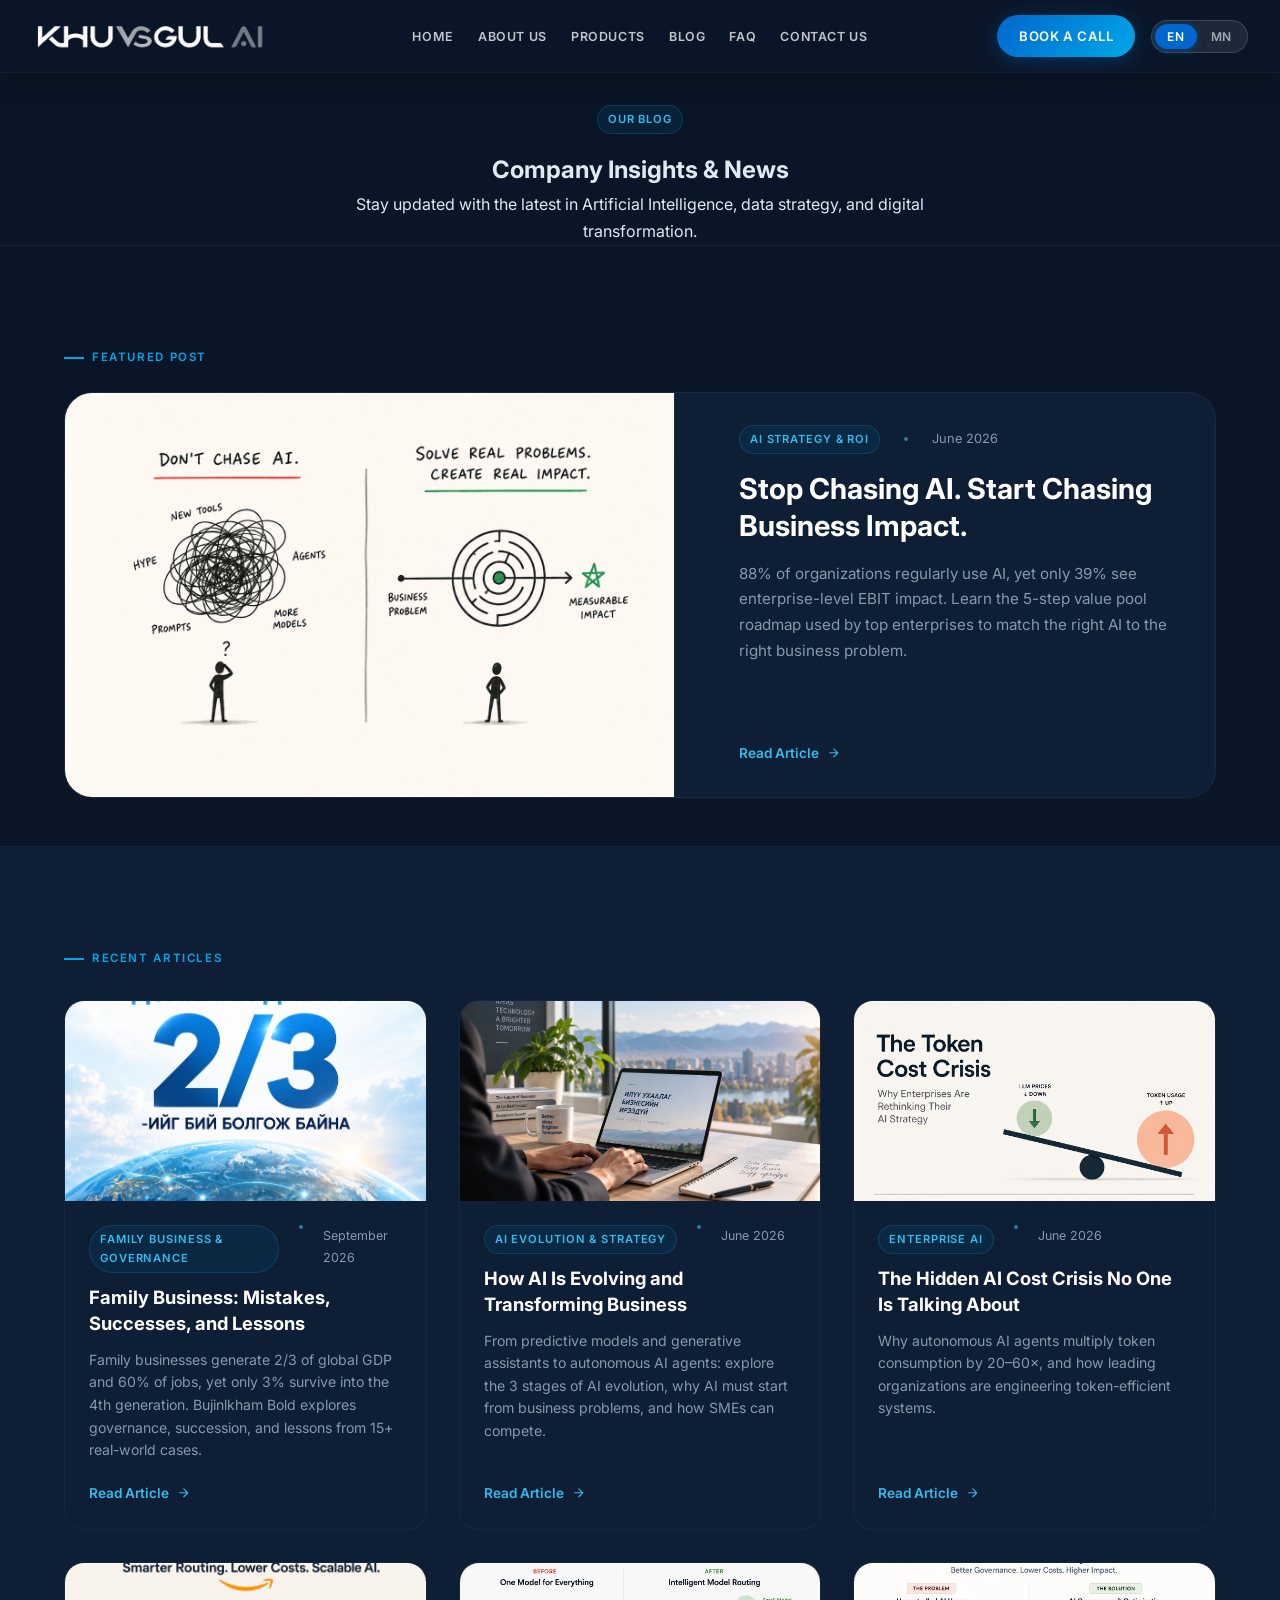
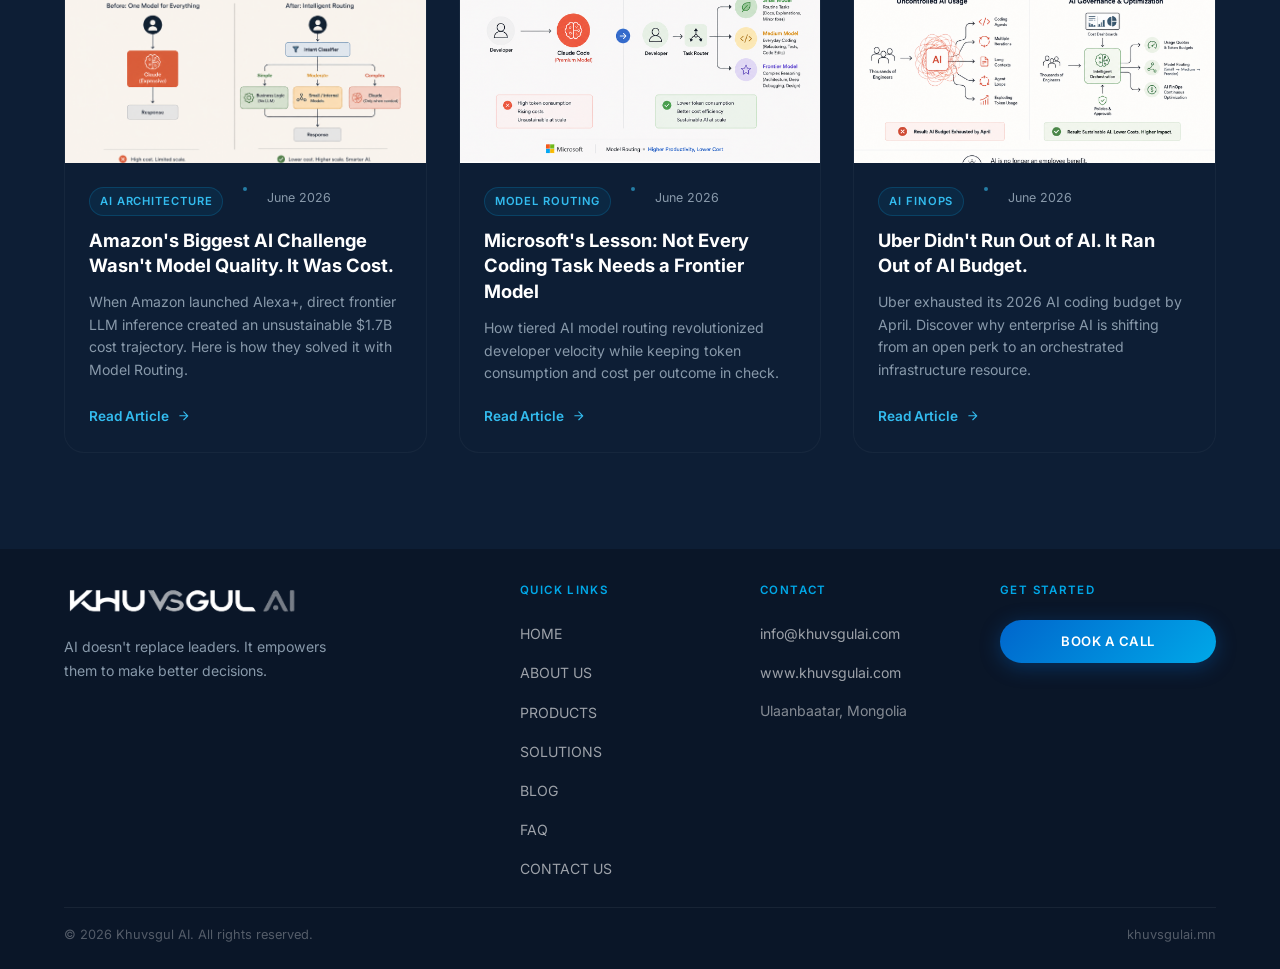
<file: blog/index.html>
<!DOCTYPE html>
<html lang="en">
<head>
  <meta charset="UTF-8" />
  <meta name="viewport" content="width=device-width, initial-scale=1.0" />
  <title>Our Blog — Khuvsgul AI</title>
  <meta name="description" content="Company news, enterprise AI strategies, Model Routing blueprints, and ROI optimization for forward-thinking leadership teams." />
  <link rel="icon" type="image/png" href="/assets/images/logo.png" />
  <link rel="preconnect" href="https://fonts.googleapis.com" />
  <link rel="preconnect" href="https://fonts.gstatic.com" crossorigin />
  <link href="https://fonts.googleapis.com/css2?family=Inter:wght@300;400;500;600;700;800;900&display=swap" rel="stylesheet" />
  <link rel="stylesheet" href="/css/style.css" />
  <link rel="stylesheet" href="/css/nav.css" />
  <link rel="stylesheet" href="/css/animations.css" />
  <link rel="stylesheet" href="/css/pages/blog.css" />
</head>
<body class="bg-dark">

<!-- ── Navigation ─────────────────────────────────────────── -->
<nav class="nav scrolled" role="navigation" aria-label="Main navigation">
  <div class="nav__inner">
    <a href="/#home" class="nav__logo" aria-label="Khuvsgul AI Home">
      <img src="/assets/images/logo.png" alt="Khuvsgul AI Logo" class="nav__logo-img" width="140" height="38" />
    </a>
    
    <ul class="nav__links" role="list">
      <li><a href="/#home"      class="nav__link"            data-section="home"      data-i18n="nav.home">HOME</a></li>
      <li><a href="/#about"     class="nav__link"            data-section="about"     data-i18n="nav.about">ABOUT US</a></li>
      <li><a href="/#products"  class="nav__link"            data-section="products"  data-i18n="nav.products">PRODUCTS</a></li>
      <li><a href="/blog/"      class="nav__link spy-active" data-section="blog"      data-i18n="nav.blog">BLOG</a></li>
      <li><a href="/#faq"       class="nav__link"            data-section="faq"       data-i18n="nav.faq">FAQ</a></li>
      <li><a href="/#contact"   class="nav__link"            data-section="contact"   data-i18n="nav.contact">CONTACT US</a></li>
    </ul>

    <div class="nav__controls">
      <a href="https://calendly.com/khuvsgulai-info/30min" target="_blank" rel="noopener noreferrer" class="btn btn--primary btn--sm" data-i18n="cta.book-demo">BOOK A CALL</a>
      <div class="lang-toggle" role="group" aria-label="Language selection">
        <button class="lang-btn active" data-lang="en">EN</button>
        <button class="lang-btn" data-lang="mn">MN</button>
      </div>
      <button class="nav__hamburger" id="hamburger" aria-label="Open menu" aria-expanded="false" aria-controls="nav-drawer">
        <span></span><span></span><span></span>
      </button>
    </div>
  </div>
</nav>

<!-- Mobile Drawer -->
<div class="nav__drawer" id="nav-drawer" role="dialog" aria-label="Mobile navigation" aria-modal="true">
  <nav class="nav__drawer-links" aria-label="Mobile navigation links">
    <a href="/#home"      class="nav__drawer-link" data-section="home"      data-i18n="nav.home">HOME</a>
    <a href="/#about"     class="nav__drawer-link" data-section="about"     data-i18n="nav.about">ABOUT US</a>
    <a href="/#products"  class="nav__drawer-link" data-section="products"  data-i18n="nav.products">PRODUCTS</a>
    <a href="/blog/"      class="nav__drawer-link spy-active" data-section="blog" data-i18n="nav.blog">BLOG</a>
    <a href="/#faq"       class="nav__drawer-link" data-section="faq"       data-i18n="nav.faq">FAQ</a>
    <a href="/#contact"   class="nav__drawer-link" data-section="contact"   data-i18n="nav.contact">CONTACT US</a>
  </nav>
  <div class="nav__drawer-footer">
    <a href="https://calendly.com/khuvsgulai-info/30min" target="_blank" rel="noopener noreferrer" class="btn btn--primary btn--sm" data-i18n="cta.book-demo">BOOK A CALL</a>
    <div class="lang-toggle" role="group">
      <button class="lang-btn active" data-lang="en">EN</button>
      <button class="lang-btn" data-lang="mn">MN</button>
    </div>
  </div>
</div>

<main>
  <!-- ── Blog Header Hero ─────────────────────────────────── -->
  <section class="page-hero blog-hero" aria-label="Blog Header">
    <div class="container">
      <div class="page-hero__content text-center">
        <span class="blog-badge reveal" data-i18n="blog.label">OUR BLOG</span>
        <h1 class="page-hero__headline reveal" data-i18n="blog.title">Company Insights & News</h1>
        <p class="page-hero__body reveal" style="max-width:640px; margin: 0 auto;" data-i18n="blog.sub">
          Stay updated with the latest in Artificial Intelligence, data strategy, Model Routing, and enterprise value creation.
        </p>
      </div>
    </div>
  </section>

  <!-- ── Featured Post Section ────────────────────────────── -->
  <section class="section featured-section" aria-labelledby="featured-heading">
    <div class="container">
      <h2 class="section-label reveal" id="featured-heading" style="margin-bottom:var(--space-6);" data-i18n="blog.featured">Featured Post</h2>
      
      <article class="featured-card reveal">
        <div class="featured-card__image-container">
          <img src="/assets/images/blog/post-5.png" alt="Stop Chasing AI. Start Chasing Business Impact." />
        </div>
        <div class="featured-card__content">
          <div class="featured-card__meta">
            <span class="blog-badge" style="margin-bottom:0;" data-i18n="blog.post5.badge">AI STRATEGY & ROI</span>
            <span class="dot"></span>
            <span data-i18n="blog.post5.date">June 2026</span>
          </div>
          <h3 class="featured-card__title">
            <a href="/blog/stop-chasing-ai-start-chasing-business-impact/" data-i18n="blog.post5.title">Stop Chasing AI. Start Chasing Business Impact.</a>
          </h3>
          <p class="featured-card__desc" data-i18n="blog.post5.desc">
            88% of organizations regularly use AI, yet only 39% see enterprise-level EBIT impact. Learn the 5-step value pool roadmap used by top enterprises to match the right AI to the right business problem.
          </p>
          <a href="/blog/stop-chasing-ai-start-chasing-business-impact/" class="blog-card__link">
            <span data-i18n="blog.read-more">Read Article</span>
            <svg class="svg-icon" width="16" height="16" viewBox="0 0 24 24" fill="none"><path d="M5 12h14M12 5l7 7-7 7"/></svg>
          </a>
        </div>
      </article>
    </div>
  </section>

  <!-- ── Recent Grid Section ──────────────────────────────── -->
  <section class="section bg-dark-2" style="border-top: 1px solid rgba(255, 255, 255, 0.03);" aria-labelledby="recent-heading">
    <div class="container">
      <h2 class="section-label reveal" id="recent-heading" style="margin-bottom:var(--space-8);" data-i18n="blog.recent">Recent Articles</h2>
      
      <div class="recent-grid">
        <!-- Post 7 -->
        <article class="blog-card reveal delay-1">
          <div class="blog-card__image">
            <img src="/assets/images/blog/family-business/image1.jpeg" alt="Family Business: Mistakes, Successes, and Lessons" />
          </div>
          <div class="blog-card__content">
            <div class="blog-card__meta">
              <span class="blog-badge" style="margin-bottom:0;" data-i18n="blog.post7.badge">FAMILY BUSINESS & GOVERNANCE</span>
              <span class="dot"></span>
              <span data-i18n="blog.post7.date">September 2026</span>
            </div>
            <h3 class="blog-card__title">
              <a href="/blog/family-business-mistakes-and-lessons/" data-i18n="blog.post7.title">Family Business: Mistakes, Successes, and Lessons</a>
            </h3>
            <p class="blog-card__desc" data-i18n="blog.post7.desc">
              Family businesses generate 2/3 of global GDP and 60% of jobs, yet only 3% survive into the 4th generation. Bujinlkham Bold explores governance, succession, and lessons from 15+ real-world cases.
            </p>
            <a href="/blog/family-business-mistakes-and-lessons/" class="blog-card__link">
              <span data-i18n="blog.read-more">Read Article</span>
              <svg class="svg-icon" width="16" height="16" viewBox="0 0 24 24" fill="none"><path d="M5 12h14M12 5l7 7-7 7"/></svg>
            </a>
          </div>
        </article>

        <!-- Post 6 -->
        <article class="blog-card reveal delay-1">
          <div class="blog-card__image">
            <img src="/assets/images/blog/post-6.jpg" alt="How AI Is Evolving and Transforming Business" />
          </div>
          <div class="blog-card__content">
            <div class="blog-card__meta">
              <span class="blog-badge" style="margin-bottom:0;" data-i18n="blog.post6.badge">AI EVOLUTION & STRATEGY</span>
              <span class="dot"></span>
              <span data-i18n="blog.post6.date">June 2026</span>
            </div>
            <h3 class="blog-card__title">
              <a href="/blog/how-ai-is-evolving-and-transforming-business/" data-i18n="blog.post6.title">How AI Is Evolving and Transforming Business</a>
            </h3>
            <p class="blog-card__desc" data-i18n="blog.post6.desc">
              From predictive models and generative assistants to autonomous AI agents: explore the 3 stages of AI evolution, why AI must start from business problems, and how SMEs can compete.
            </p>
            <a href="/blog/how-ai-is-evolving-and-transforming-business/" class="blog-card__link">
              <span data-i18n="blog.read-more">Read Article</span>
              <svg class="svg-icon" width="16" height="16" viewBox="0 0 24 24" fill="none"><path d="M5 12h14M12 5l7 7-7 7"/></svg>
            </a>
          </div>
        </article>

        <!-- Post 1 -->
        <article class="blog-card reveal delay-2">
          <div class="blog-card__image">
            <img src="/assets/images/blog/post-1.jpg" alt="The Hidden AI Cost Crisis" />
          </div>
          <div class="blog-card__content">
            <div class="blog-card__meta">
              <span class="blog-badge" style="margin-bottom:0;" data-i18n="blog.post1.badge">ENTERPRISE AI</span>
              <span class="dot"></span>
              <span data-i18n="blog.post1.date">June 2026</span>
            </div>
            <h3 class="blog-card__title">
              <a href="/blog/hidden-ai-cost-crisis/" data-i18n="blog.post1.title">The Hidden AI Cost Crisis No One Is Talking About</a>
            </h3>
            <p class="blog-card__desc" data-i18n="blog.post1.desc">
              Why autonomous AI agents multiply token consumption by 20–60×, and how leading organizations are engineering token-efficient systems.
            </p>
            <a href="/blog/hidden-ai-cost-crisis/" class="blog-card__link">
              <span data-i18n="blog.read-more">Read Article</span>
              <svg class="svg-icon" width="16" height="16" viewBox="0 0 24 24" fill="none"><path d="M5 12h14M12 5l7 7-7 7"/></svg>
            </a>
          </div>
        </article>

        <!-- Post 2 -->
        <article class="blog-card reveal delay-3">
          <div class="blog-card__image">
            <img src="/assets/images/blog/post-2.png" alt="Amazon AI Architecture Cost" />
          </div>
          <div class="blog-card__content">
            <div class="blog-card__meta">
              <span class="blog-badge" style="margin-bottom:0;" data-i18n="blog.post2.badge">AI ARCHITECTURE</span>
              <span class="dot"></span>
              <span data-i18n="blog.post2.date">June 2026</span>
            </div>
            <h3 class="blog-card__title">
              <a href="/blog/amazons-biggest-ai-challenge-cost/" data-i18n="blog.post2.title">Amazon's Biggest AI Challenge Wasn't Model Quality. It Was Cost.</a>
            </h3>
            <p class="blog-card__desc" data-i18n="blog.post2.desc">
              When Amazon launched Alexa+, direct frontier LLM inference created an unsustainable $1.7B cost trajectory. Here is how they solved it with Model Routing.
            </p>
            <a href="/blog/amazons-biggest-ai-challenge-cost/" class="blog-card__link">
              <span data-i18n="blog.read-more">Read Article</span>
              <svg class="svg-icon" width="16" height="16" viewBox="0 0 24 24" fill="none"><path d="M5 12h14M12 5l7 7-7 7"/></svg>
            </a>
          </div>
        </article>

        <!-- Post 3 -->
        <article class="blog-card reveal delay-4">
          <div class="blog-card__image">
            <img src="/assets/images/blog/post-3.png" alt="Microsoft AI Model Routing" />
          </div>
          <div class="blog-card__content">
            <div class="blog-card__meta">
              <span class="blog-badge" style="margin-bottom:0;" data-i18n="blog.post3.badge">MODEL ROUTING</span>
              <span class="dot"></span>
              <span data-i18n="blog.post3.date">June 2026</span>
            </div>
            <h3 class="blog-card__title">
              <a href="/blog/microsoft-enterprise-ai-model-routing/" data-i18n="blog.post3.title">Microsoft's Lesson: Not Every Coding Task Needs a Frontier Model</a>
            </h3>
            <p class="blog-card__desc" data-i18n="blog.post3.desc">
              How tiered AI model routing revolutionized developer velocity while keeping token consumption and cost per outcome in check.
            </p>
            <a href="/blog/microsoft-enterprise-ai-model-routing/" class="blog-card__link">
              <span data-i18n="blog.read-more">Read Article</span>
              <svg class="svg-icon" width="16" height="16" viewBox="0 0 24 24" fill="none"><path d="M5 12h14M12 5l7 7-7 7"/></svg>
            </a>
          </div>
        </article>

        <!-- Post 4 -->
        <article class="blog-card reveal delay-5">
          <div class="blog-card__image">
            <img src="/assets/images/blog/post-4.png" alt="Uber AI Budget FinOps" />
          </div>
          <div class="blog-card__content">
            <div class="blog-card__meta">
              <span class="blog-badge" style="margin-bottom:0;" data-i18n="blog.post4.badge">AI FINOPS</span>
              <span class="dot"></span>
              <span data-i18n="blog.post4.date">June 2026</span>
            </div>
            <h3 class="blog-card__title">
              <a href="/blog/uber-ai-budget-finops/" data-i18n="blog.post4.title">Uber Didn't Run Out of AI. It Ran Out of AI Budget.</a>
            </h3>
            <p class="blog-card__desc" data-i18n="blog.post4.desc">
              Uber exhausted its 2026 AI coding budget by April. Discover why enterprise AI is shifting from an open perk to an orchestrated infrastructure resource.
            </p>
            <a href="/blog/uber-ai-budget-finops/" class="blog-card__link">
              <span data-i18n="blog.read-more">Read Article</span>
              <svg class="svg-icon" width="16" height="16" viewBox="0 0 24 24" fill="none"><path d="M5 12h14M12 5l7 7-7 7"/></svg>
            </a>
          </div>
        </article>
      </div>
    </div>
  </section>
</main>

<!-- ── Footer ─────────────────────────────────────────────── -->
<footer class="bg-dark site-footer" role="contentinfo">
  <div class="container">
    <div class="footer-grid">
      <div>
        <a href="/#home"><img src="/assets/images/logo.png" alt="Khuvsgul AI" class="nav__logo-img" width="140" height="38" loading="lazy" /></a>
        <p style="font-size:0.88rem;color:var(--text-muted-dark);margin-top:var(--space-4);max-width:280px;line-height:1.7;" data-i18n="footer.tagline">AI doesn't replace leaders. It empowers them to make better decisions.</p>
      </div>
      <div>
        <div style="font-size:0.72rem;font-weight:600;letter-spacing:0.12em;text-transform:uppercase;color:var(--cyan-400);margin-bottom:var(--space-5);" data-i18n="footer.links">Quick Links</div>
        <ul style="display:flex;flex-direction:column;gap:var(--space-3);">
          <li><a href="/#home"      style="font-size:0.88rem;color:rgba(255,255,255,0.6);transition:color 0.2s;" data-i18n="nav.home">HOME</a></li>
          <li><a href="/#about"     style="font-size:0.88rem;color:rgba(255,255,255,0.6);transition:color 0.2s;" data-i18n="nav.about">ABOUT US</a></li>
          <li><a href="/#products"  style="font-size:0.88rem;color:rgba(255,255,255,0.6);transition:color 0.2s;" data-i18n="nav.products">PRODUCTS</a></li>
          <li><a href="/#products"  style="font-size:0.88rem;color:rgba(255,255,255,0.6);transition:color 0.2s;" data-i18n="nav.solutions">SOLUTIONS</a></li>
          <li><a href="/blog/"      style="font-size:0.88rem;color:rgba(255,255,255,0.6);transition:color 0.2s;" data-i18n="nav.blog">BLOG</a></li>
          <li><a href="/#faq"       style="font-size:0.88rem;color:rgba(255,255,255,0.6);transition:color 0.2s;" data-i18n="nav.faq">FAQ</a></li>
          <li><a href="/#contact"   style="font-size:0.88rem;color:rgba(255,255,255,0.6);transition:color 0.2s;" data-i18n="nav.contact">CONTACT US</a></li>
        </ul>
      </div>
      <div>
        <div style="font-size:0.72rem;font-weight:600;letter-spacing:0.12em;text-transform:uppercase;color:var(--cyan-400);margin-bottom:var(--space-5);" data-i18n="footer.contact-title">Contact</div>
        <ul style="display:flex;flex-direction:column;gap:var(--space-3);">
          <li><a href="mailto:info@khuvsgulai.com" style="font-size:0.88rem;color:rgba(255,255,255,0.6);">info@khuvsgulai.com</a></li>
          <li><a href="https://www.khuvsgulai.com" style="font-size:0.88rem;color:rgba(255,255,255,0.6);">www.khuvsgulai.com</a></li>
          <li style="font-size:0.88rem;color:rgba(255,255,255,0.5);" data-i18n="contact.details.city">Ulaanbaatar, Mongolia</li>
        </ul>
      </div>
      <div>
        <div style="font-size:0.72rem;font-weight:600;letter-spacing:0.12em;text-transform:uppercase;color:var(--cyan-400);margin-bottom:var(--space-5);">Get Started</div>
        <a href="https://calendly.com/khuvsgulai-info/30min" target="_blank" rel="noopener noreferrer" class="btn btn--primary btn--sm" style="width:100%;justify-content:center;" data-i18n="cta.book-demo">BOOK A CALL</a>
      </div>
    </div>
    <div class="footer-bottom">
      <p style="font-size:0.8rem;color:rgba(255,255,255,0.3);">
        &copy; <span class="footer-year">2025</span> <span data-i18n="footer.copyright">Khuvsgul AI. All rights reserved.</span>
      </p>
      <p style="font-size:0.8rem;color:rgba(255,255,255,0.3);">khuvsgulai.mn</p>
    </div>
  </div>
</footer>

<script src="/js/lang.js"></script>
<script src="/js/main.js"></script>
</body>
</html>
</file>
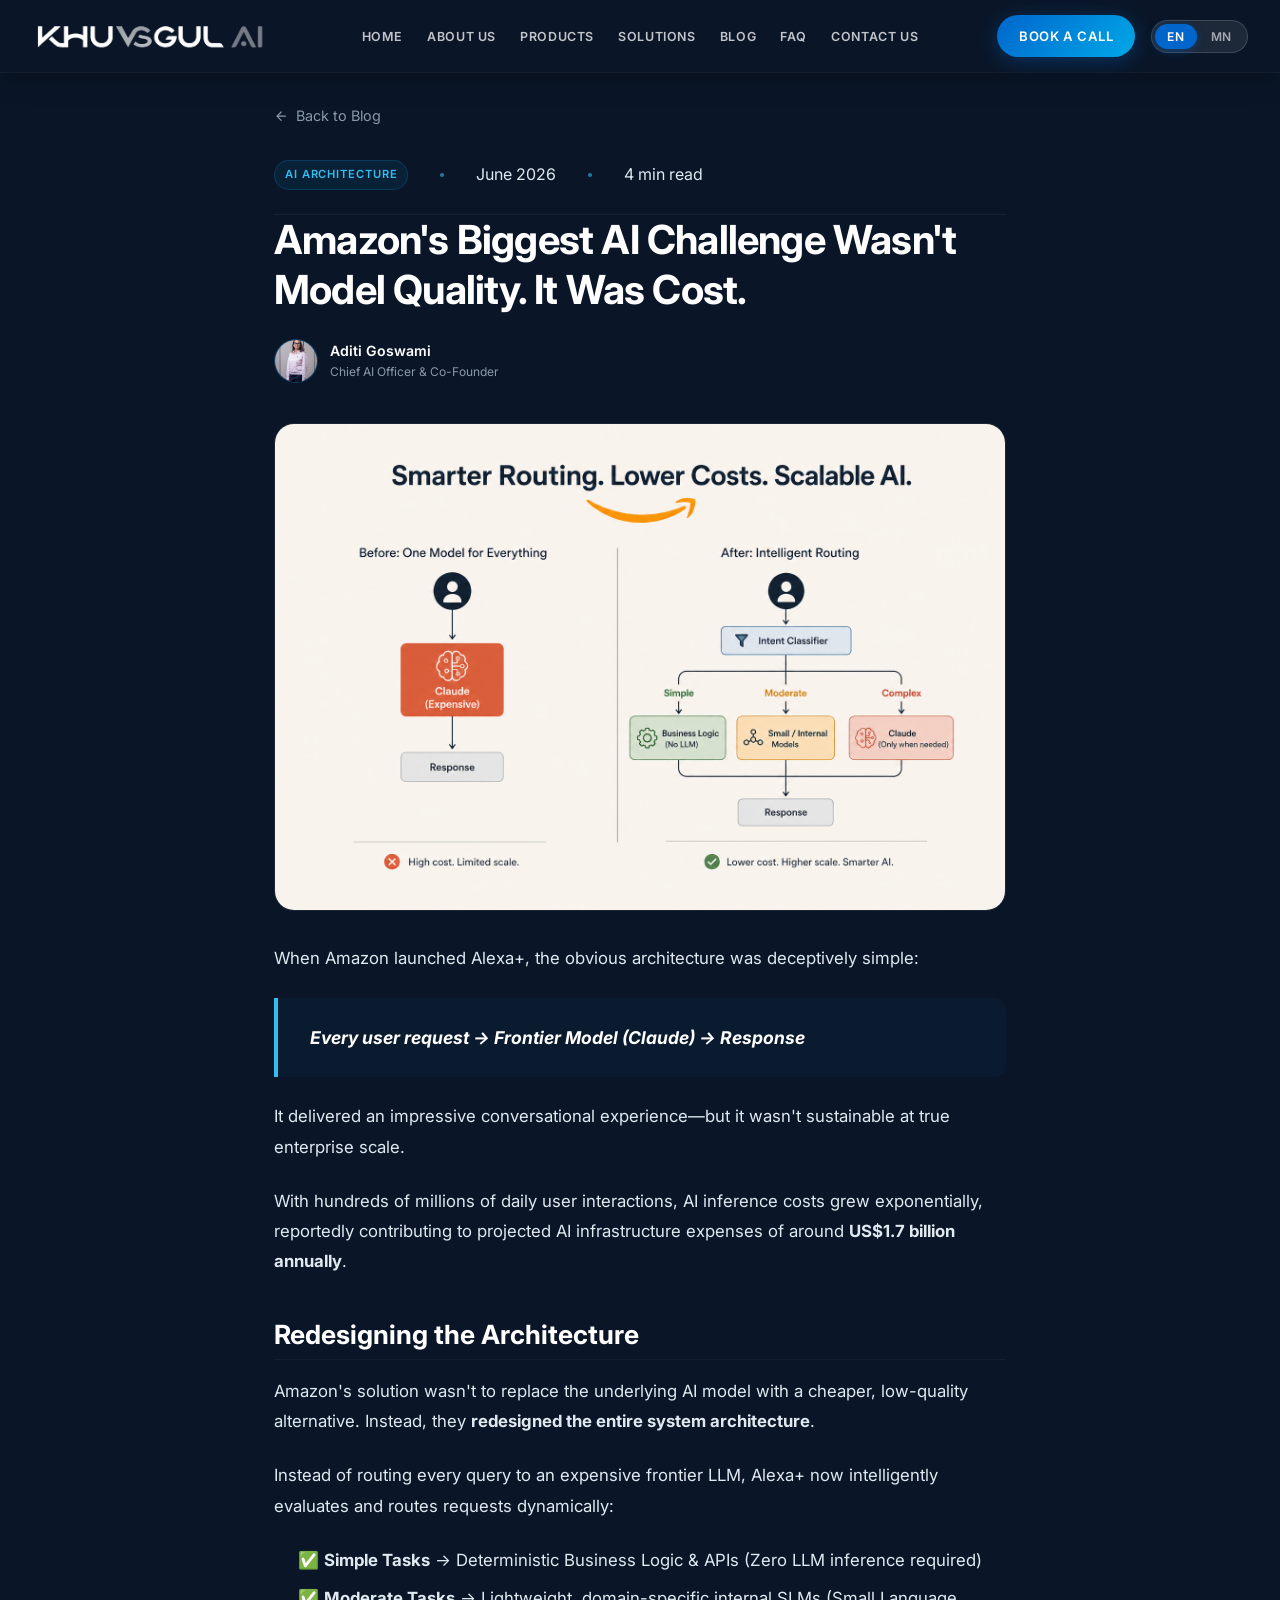
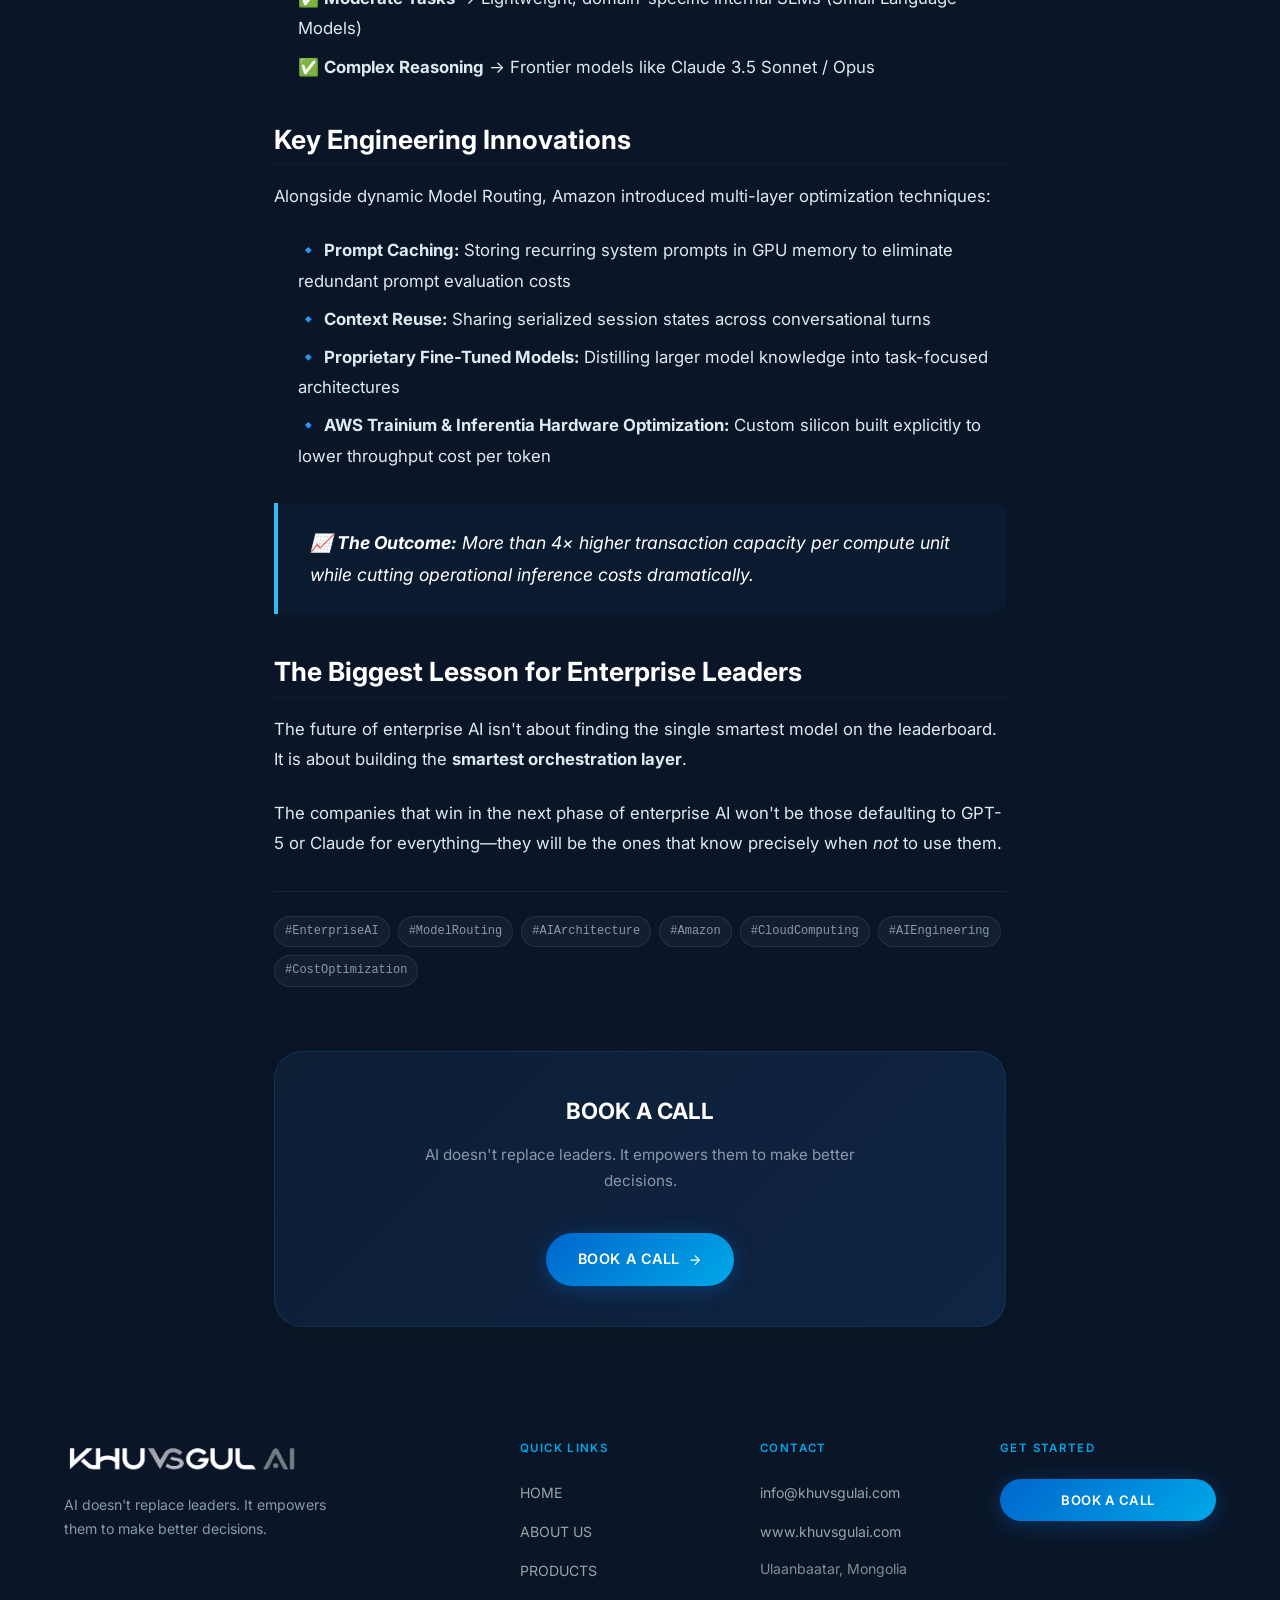
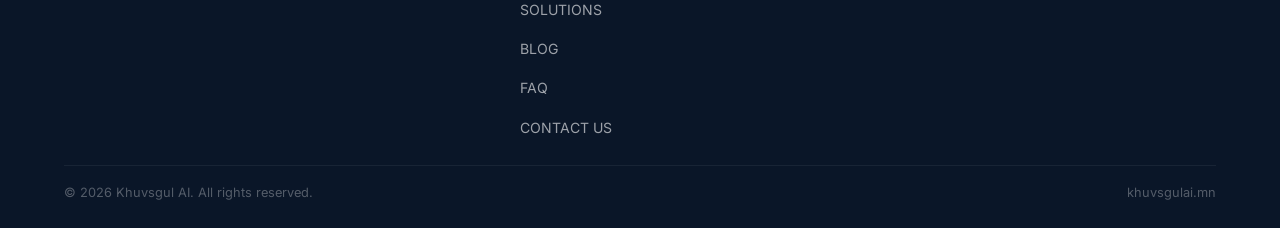
<file: blog/amazons-biggest-ai-challenge-cost/index.html>
<!DOCTYPE html>
<html lang="en">
<head>
  <meta charset="UTF-8" />
  <meta name="viewport" content="width=device-width, initial-scale=1.0" />
  <title>Amazon's Biggest AI Challenge Wasn't Model Quality. It Was Cost. — Khuvsgul AI</title>
  <meta name="description" content="When Amazon launched Alexa+, direct frontier model inference threatened a $1.7B infrastructure bill. Learn how Model Routing and architectural orchestration unlocked 4x capacity." />
  <link rel="icon" type="image/png" href="/assets/images/logo.png" />
  <link rel="preconnect" href="https://fonts.googleapis.com" />
  <link rel="preconnect" href="https://fonts.gstatic.com" crossorigin />
  <link href="https://fonts.googleapis.com/css2?family=Inter:wght@300;400;500;600;700;800;900&display=swap" rel="stylesheet" />
  <link rel="stylesheet" href="/css/style.css" />
  <link rel="stylesheet" href="/css/nav.css" />
  <link rel="stylesheet" href="/css/animations.css" />
  <link rel="stylesheet" href="/css/pages/blog.css" />
</head>
<body class="bg-dark">

<!-- ── Navigation ─────────────────────────────────────────── -->
<nav class="nav scrolled" role="navigation" aria-label="Main navigation">
  <div class="nav__inner">
    <a href="/#home" class="nav__logo" aria-label="Khuvsgul AI Home">
      <img src="/assets/images/logo.png" alt="Khuvsgul AI Logo" class="nav__logo-img" width="140" height="38" />
    </a>
    
    <ul class="nav__links" role="list">
      <li><a href="/#home"      class="nav__link"            data-section="home"      data-i18n="nav.home">HOME</a></li>
      <li><a href="/#about"     class="nav__link"            data-section="about"     data-i18n="nav.about">ABOUT US</a></li>
      <li><a href="/#products"  class="nav__link"            data-section="products"  data-i18n="nav.products">PRODUCTS</a></li>
      <li><a href="/#products"  class="nav__link"            data-section="solutions" data-i18n="nav.solutions">SOLUTIONS</a></li>
      <li><a href="/blog/"      class="nav__link spy-active" data-section="blog"      data-i18n="nav.blog">BLOG</a></li>
      <li><a href="/#faq"       class="nav__link"            data-section="faq"       data-i18n="nav.faq">FAQ</a></li>
      <li><a href="/#contact"   class="nav__link"            data-section="contact"   data-i18n="nav.contact">CONTACT US</a></li>
    </ul>

    <div class="nav__controls">
      <a href="https://calendly.com/khuvsgulai-info/30min" target="_blank" rel="noopener noreferrer" class="btn btn--primary btn--sm" data-i18n="cta.book-demo">BOOK A CALL</a>
      <div class="lang-toggle" role="group" aria-label="Language selection">
        <button class="lang-btn active" data-lang="en">EN</button>
        <button class="lang-btn" data-lang="mn">MN</button>
      </div>
      <button class="nav__hamburger" id="hamburger" aria-label="Open menu" aria-expanded="false" aria-controls="nav-drawer">
        <span></span><span></span><span></span>
      </button>
    </div>
  </div>
</nav>

<!-- Mobile Drawer -->
<div class="nav__drawer" id="nav-drawer" role="dialog" aria-label="Mobile navigation" aria-modal="true">
  <nav class="nav__drawer-links" aria-label="Mobile navigation links">
    <a href="/#home"      class="nav__drawer-link" data-section="home"      data-i18n="nav.home">HOME</a>
    <a href="/#about"     class="nav__drawer-link" data-section="about"     data-i18n="nav.about">ABOUT US</a>
    <a href="/#products"  class="nav__drawer-link" data-section="products"  data-i18n="nav.products">PRODUCTS</a>
    <a href="/#products"  class="nav__drawer-link" data-section="solutions" data-i18n="nav.solutions">SOLUTIONS</a>
    <a href="/blog/"      class="nav__drawer-link spy-active" data-section="blog" data-i18n="nav.blog">BLOG</a>
    <a href="/#faq"       class="nav__drawer-link" data-section="faq"       data-i18n="nav.faq">FAQ</a>
    <a href="/#contact"   class="nav__drawer-link" data-section="contact"   data-i18n="nav.contact">CONTACT US</a>
  </nav>
  <div class="nav__drawer-footer">
    <a href="https://calendly.com/khuvsgulai-info/30min" target="_blank" rel="noopener noreferrer" class="btn btn--primary btn--sm" data-i18n="cta.book-demo">BOOK A CALL</a>
    <div class="lang-toggle" role="group">
      <button class="lang-btn active" data-lang="en">EN</button>
      <button class="lang-btn" data-lang="mn">MN</button>
    </div>
  </div>
</div>

<main>
  <!-- ── Blog Post Template ───────────────────────────────── -->
  <section class="section post-section" style="padding-top: calc(var(--nav-height) + var(--space-8));">
    <div class="container post-container">
      
      <!-- Back Link -->
      <a href="/blog/" class="post-back-link">
        <svg class="svg-icon" width="16" height="16" viewBox="0 0 24 24" fill="none" style="stroke: currentColor; stroke-width: 2; stroke-linecap: round; stroke-linejoin: round;"><path d="M19 12H5M12 19l-7-7 7-7"/></svg>
        <span data-i18n="blog.post.back">Back to Blog</span>
      </a>

      <!-- Article Header -->
      <article class="post-article">
        <header class="post-header">
          <div class="post-meta">
            <span class="blog-badge post-category" data-i18n="blog.post2.badge">AI ARCHITECTURE</span>
            <span class="dot"></span>
            <span class="post-date" data-i18n="blog.post2.date">June 2026</span>
            <span class="dot"></span>
            <span class="post-read-time" data-i18n="blog.post2.read">4 min read</span>
          </div>
          
          <h1 class="post-title" data-i18n="blog.post2.title">Amazon's Biggest AI Challenge Wasn't Model Quality. It Was Cost.</h1>
          
          <div class="post-author" style="margin-top: var(--space-6);">
            <div class="post-author__avatar">
              <img src="/assets/images/team/aditi.jpg" alt="Aditi Goswami" style="width:100%; height:100%; object-fit:cover;" loading="lazy" />
            </div>
            <div class="post-author__info">
              <span class="post-author__name" data-i18n="team.aditi.name">Aditi Goswami</span>
              <span class="post-author__role" data-i18n="team.aditi.title">Chief AI Officer & Co-Founder</span>
            </div>
          </div>
        </header>

        <!-- Featured Banner Graphic -->
        <div style="margin-bottom: var(--space-8); border-radius: var(--radius-lg); overflow: hidden; border: 1px solid rgba(255, 255, 255, 0.08);">
          <img src="/assets/images/blog/post-2.png" alt="Amazon's AI Architecture Challenge" style="width: 100%; height: auto; display: block;" />
        </div>

        <!-- Article Content -->
        <div class="post-content" data-i18n="blog.post2.body_html" data-i18n-html style="margin-top: var(--space-8);">
          <p>
            When Amazon launched Alexa+, the obvious architecture was deceptively simple:
          </p>

          <blockquote style="margin: var(--space-6) 0;">
            <p><strong>Every user request &rarr; Frontier Model (Claude) &rarr; Response</strong></p>
          </blockquote>

          <p>
            It delivered an impressive conversational experience—but it wasn't sustainable at true enterprise scale.
          </p>

          <p>
            With hundreds of millions of daily user interactions, AI inference costs grew exponentially, reportedly contributing to projected AI infrastructure expenses of around <strong>US$1.7 billion annually</strong>.
          </p>

          <h2>Redesigning the Architecture</h2>

          <p>
            Amazon's solution wasn't to replace the underlying AI model with a cheaper, low-quality alternative. Instead, they <strong>redesigned the entire system architecture</strong>.
          </p>

          <p>
            Instead of routing every query to an expensive frontier LLM, Alexa+ now intelligently evaluates and routes requests dynamically:
          </p>

          <ul>
            <li>✅ <strong>Simple Tasks</strong> &rarr; Deterministic Business Logic & APIs (Zero LLM inference required)</li>
            <li>✅ <strong>Moderate Tasks</strong> &rarr; Lightweight, domain-specific internal SLMs (Small Language Models)</li>
            <li>✅ <strong>Complex Reasoning</strong> &rarr; Frontier models like Claude 3.5 Sonnet / Opus</li>
          </ul>

          <h2>Key Engineering Innovations</h2>

          <p>
            Alongside dynamic Model Routing, Amazon introduced multi-layer optimization techniques:
          </p>

          <ul>
            <li>🔹 <strong>Prompt Caching:</strong> Storing recurring system prompts in GPU memory to eliminate redundant prompt evaluation costs</li>
            <li>🔹 <strong>Context Reuse:</strong> Sharing serialized session states across conversational turns</li>
            <li>🔹 <strong>Proprietary Fine-Tuned Models:</strong> Distilling larger model knowledge into task-focused architectures</li>
            <li>🔹 <strong>AWS Trainium & Inferentia Hardware Optimization:</strong> Custom silicon built explicitly to lower throughput cost per token</li>
          </ul>

          <blockquote style="margin: var(--space-8) 0;">
            <p>
              📈 <strong>The Outcome:</strong> More than 4× higher transaction capacity per compute unit while cutting operational inference costs dramatically.
            </p>
          </blockquote>

          <h2>The Biggest Lesson for Enterprise Leaders</h2>

          <p>
            The future of enterprise AI isn't about finding the single smartest model on the leaderboard. It is about building the <strong>smartest orchestration layer</strong>.
          </p>

          <p>
            The companies that win in the next phase of enterprise AI won't be those defaulting to GPT-5 or Claude for everything—they will be the ones that know precisely when <em>not</em> to use them.
          </p>

          <div class="post-tags">
            <span class="post-tag">#EnterpriseAI</span>
            <span class="post-tag">#ModelRouting</span>
            <span class="post-tag">#AIArchitecture</span>
            <span class="post-tag">#Amazon</span>
            <span class="post-tag">#CloudComputing</span>
            <span class="post-tag">#AIEngineering</span>
            <span class="post-tag">#CostOptimization</span>
          </div>
        </div>

        <!-- Article Footer CTA -->
        <div class="post-footer-cta reveal">
          <h3 data-i18n="cta.book-demo">BOOK A CALL</h3>
          <p data-i18n="footer.tagline">AI doesn't replace leaders. It empowers them to make better decisions.</p>
          <a href="https://calendly.com/khuvsgulai-info/30min" target="_blank" rel="noopener noreferrer" class="btn btn--primary" style="display:inline-flex; align-items:center; justify-content:center; gap:var(--space-2); margin-top:var(--space-4);">
            <span data-i18n="cta.book-demo">BOOK A CALL</span>
            <svg class="svg-icon" width="16" height="16" viewBox="0 0 24 24" fill="none" style="stroke: currentColor; stroke-width: 2; stroke-linecap: round; stroke-linejoin: round;"><path d="M5 12h14M12 5l7 7-7 7"/></svg>
          </a>
        </div>
      </article>

    </div>
  </section>
</main>

<!-- ── Footer ─────────────────────────────────────────────── -->
<footer class="bg-dark site-footer" role="contentinfo">
  <div class="container">
    <div class="footer-grid">
      <div>
        <a href="/#home"><img src="/assets/images/logo.png" alt="Khuvsgul AI" class="nav__logo-img" width="140" height="38" loading="lazy" /></a>
        <p style="font-size:0.88rem;color:var(--text-muted-dark);margin-top:var(--space-4);max-width:280px;line-height:1.7;" data-i18n="footer.tagline">AI doesn't replace leaders. It empowers them to make better decisions.</p>
      </div>
      <div>
        <div style="font-size:0.72rem;font-weight:600;letter-spacing:0.12em;text-transform:uppercase;color:var(--cyan-400);margin-bottom:var(--space-5);" data-i18n="footer.links">Quick Links</div>
        <ul style="display:flex;flex-direction:column;gap:var(--space-3);">
          <li><a href="/#home"      style="font-size:0.88rem;color:rgba(255,255,255,0.6);transition:color 0.2s;" data-i18n="nav.home">HOME</a></li>
          <li><a href="/#about"     style="font-size:0.88rem;color:rgba(255,255,255,0.6);transition:color 0.2s;" data-i18n="nav.about">ABOUT US</a></li>
          <li><a href="/#products"  style="font-size:0.88rem;color:rgba(255,255,255,0.6);transition:color 0.2s;" data-i18n="nav.products">PRODUCTS</a></li>
          <li><a href="/#products"  style="font-size:0.88rem;color:rgba(255,255,255,0.6);transition:color 0.2s;" data-i18n="nav.solutions">SOLUTIONS</a></li>
          <li><a href="/blog/"      style="font-size:0.88rem;color:rgba(255,255,255,0.6);transition:color 0.2s;" data-i18n="nav.blog">BLOG</a></li>
          <li><a href="/#faq"       style="font-size:0.88rem;color:rgba(255,255,255,0.6);transition:color 0.2s;" data-i18n="nav.faq">FAQ</a></li>
          <li><a href="/#contact"   style="font-size:0.88rem;color:rgba(255,255,255,0.6);transition:color 0.2s;" data-i18n="nav.contact">CONTACT US</a></li>
        </ul>
      </div>
      <div>
        <div style="font-size:0.72rem;font-weight:600;letter-spacing:0.12em;text-transform:uppercase;color:var(--cyan-400);margin-bottom:var(--space-5);" data-i18n="footer.contact-title">Contact</div>
        <ul style="display:flex;flex-direction:column;gap:var(--space-3);">
          <li><a href="mailto:info@khuvsgulai.com" style="font-size:0.88rem;color:rgba(255,255,255,0.6);">info@khuvsgulai.com</a></li>
          <li><a href="https://www.khuvsgulai.com" style="font-size:0.88rem;color:rgba(255,255,255,0.6);">www.khuvsgulai.com</a></li>
          <li style="font-size:0.88rem;color:rgba(255,255,255,0.5);" data-i18n="contact.details.city">Ulaanbaatar, Mongolia</li>
        </ul>
      </div>
      <div>
        <div style="font-size:0.72rem;font-weight:600;letter-spacing:0.12em;text-transform:uppercase;color:var(--cyan-400);margin-bottom:var(--space-5);">Get Started</div>
        <a href="https://calendly.com/khuvsgulai-info/30min" target="_blank" rel="noopener noreferrer" class="btn btn--primary btn--sm" style="width:100%;justify-content:center;" data-i18n="cta.book-demo">BOOK A CALL</a>
      </div>
    </div>
    <div class="footer-bottom">
      <p style="font-size:0.8rem;color:rgba(255,255,255,0.3);">
        &copy; <span class="footer-year">2025</span> <span data-i18n="footer.copyright">Khuvsgul AI. All rights reserved.</span>
      </p>
      <p style="font-size:0.8rem;color:rgba(255,255,255,0.3);">khuvsgulai.mn</p>
    </div>
  </div>
</footer>

<script src="/js/lang.js"></script>
<script src="/js/main.js"></script>
</body>
</html>
</file>
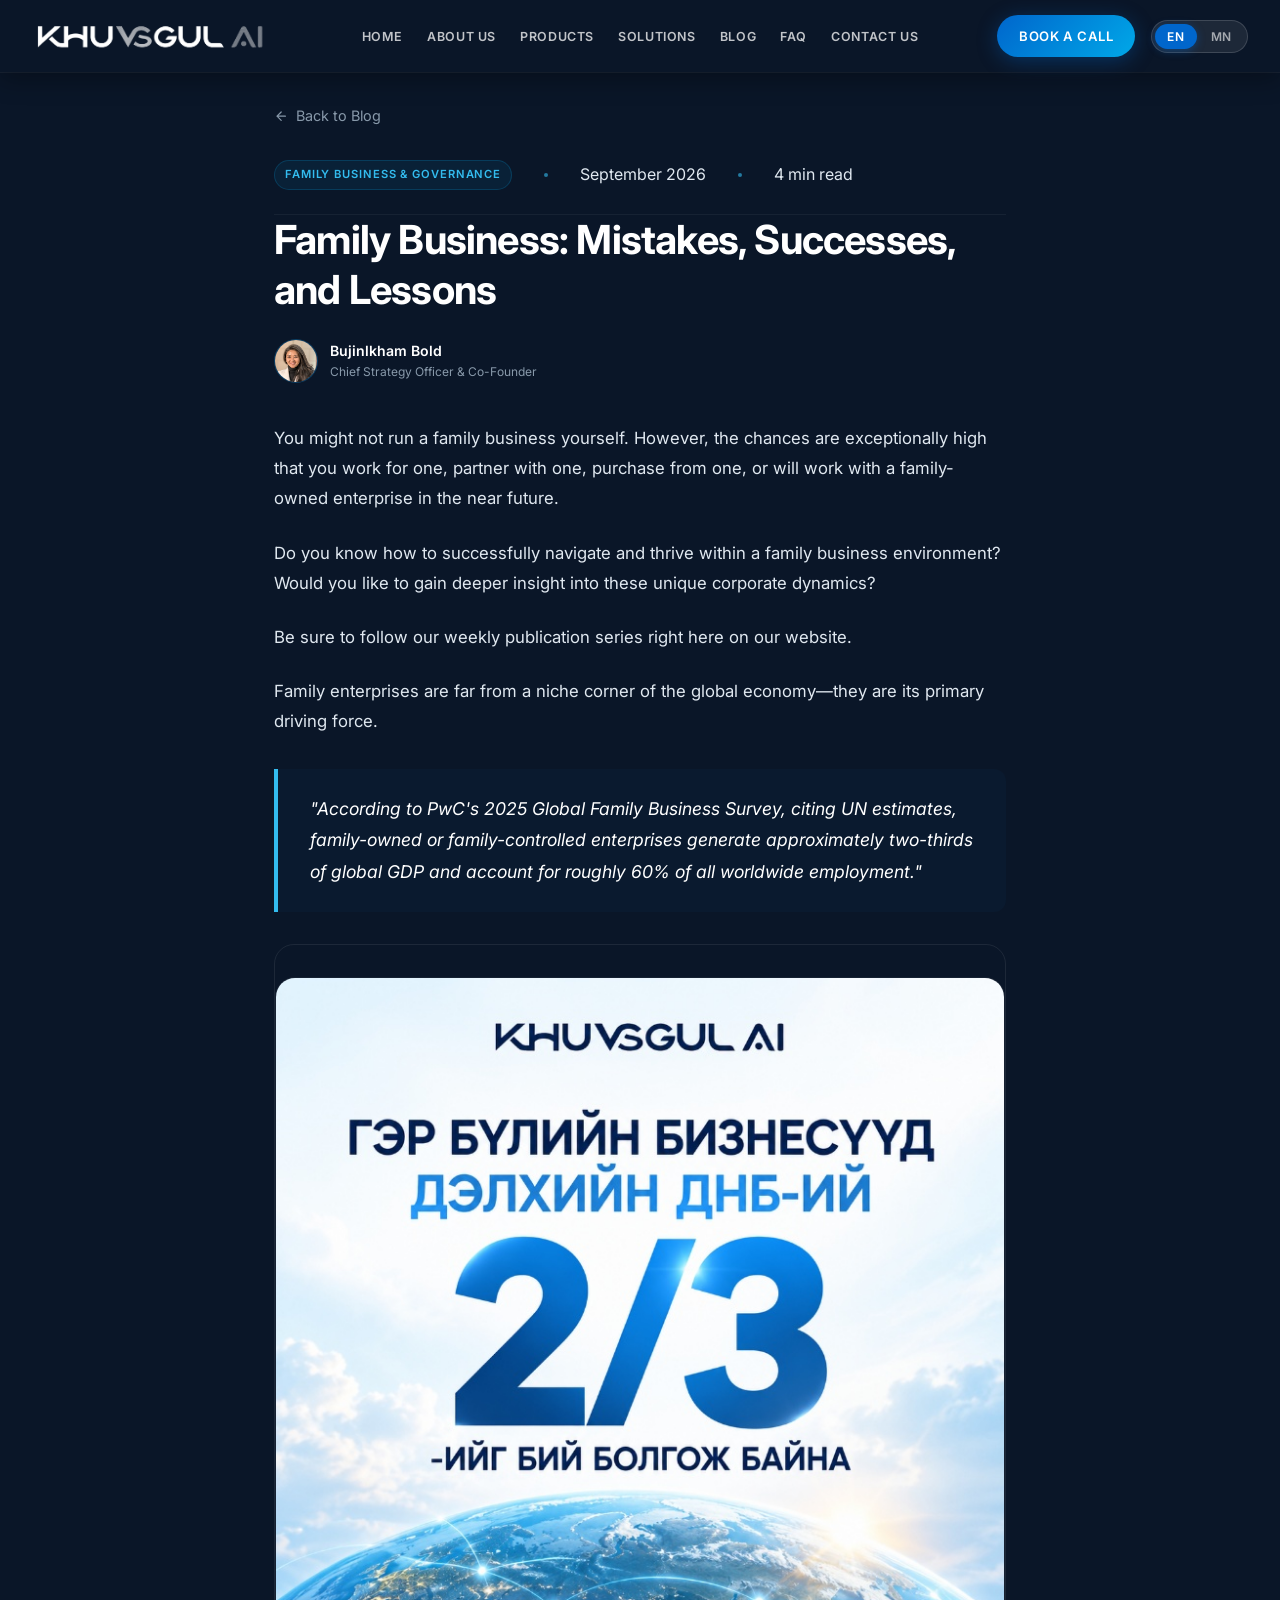
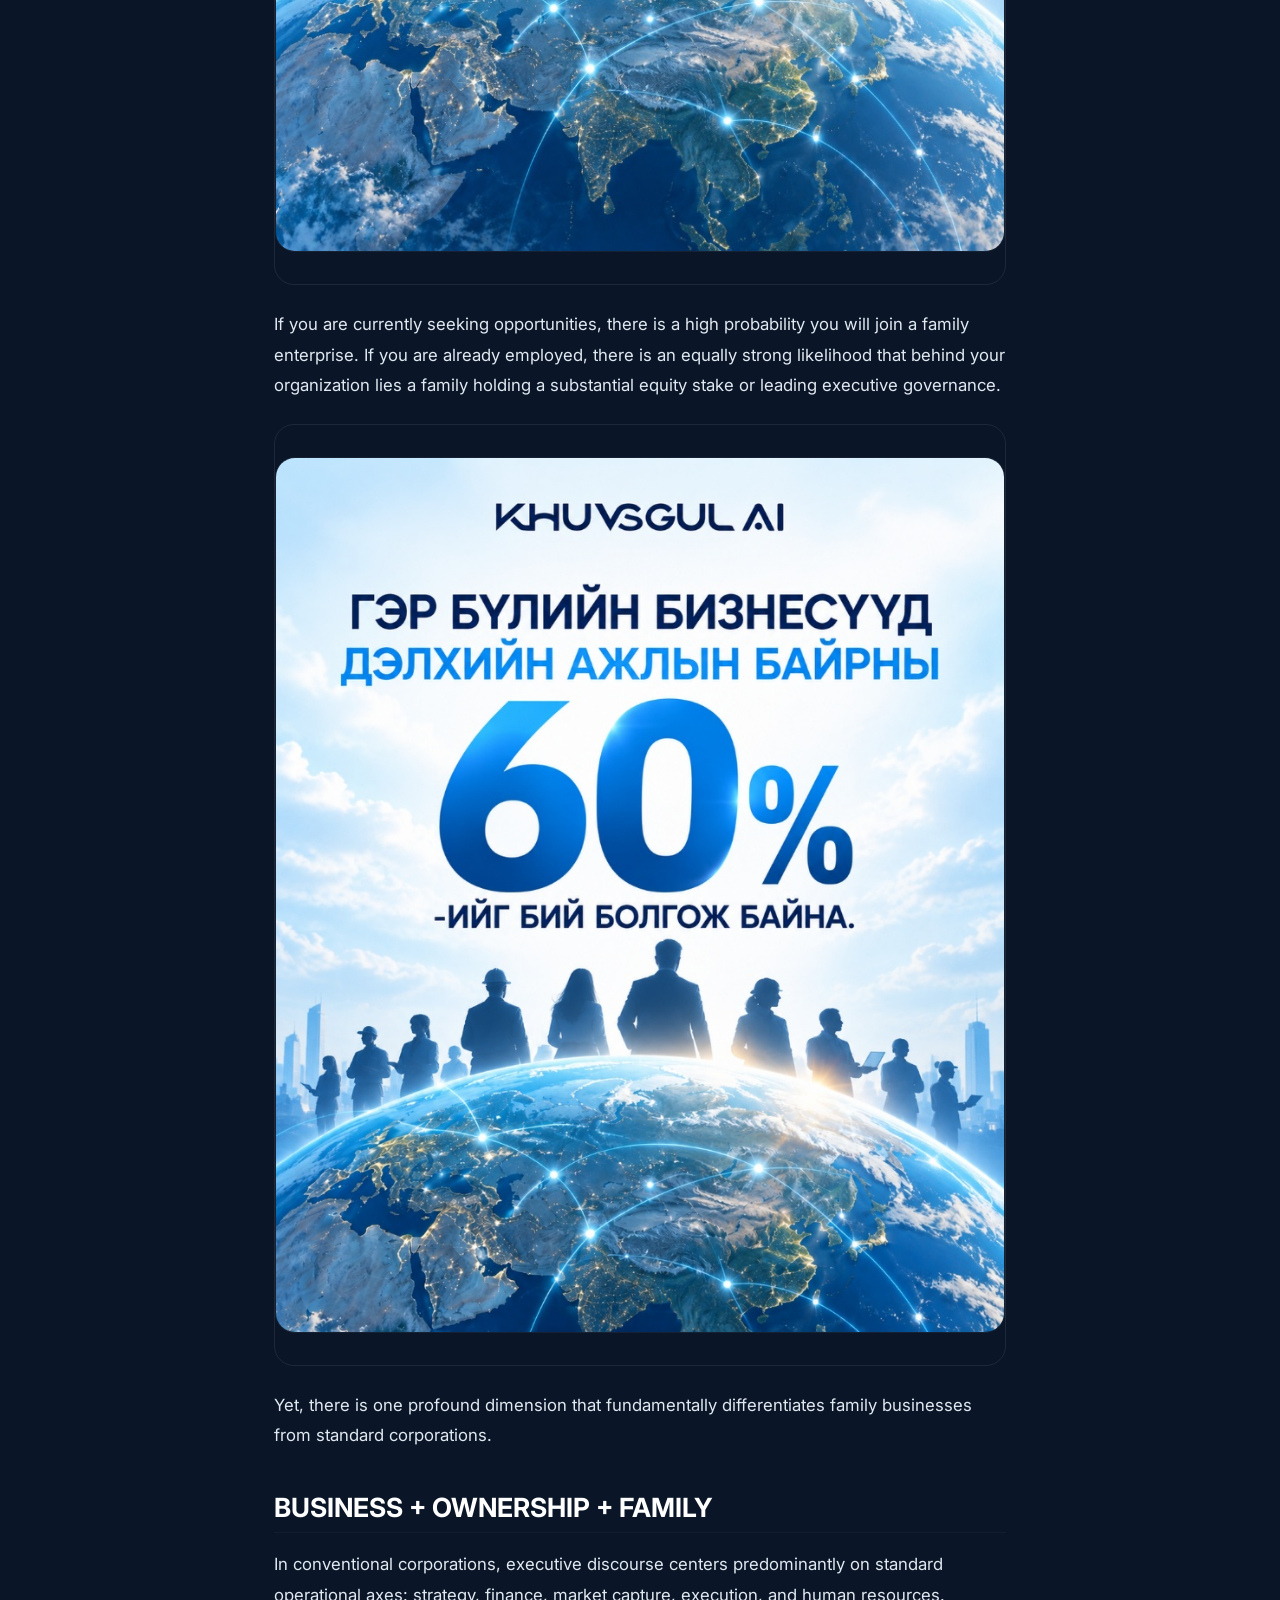
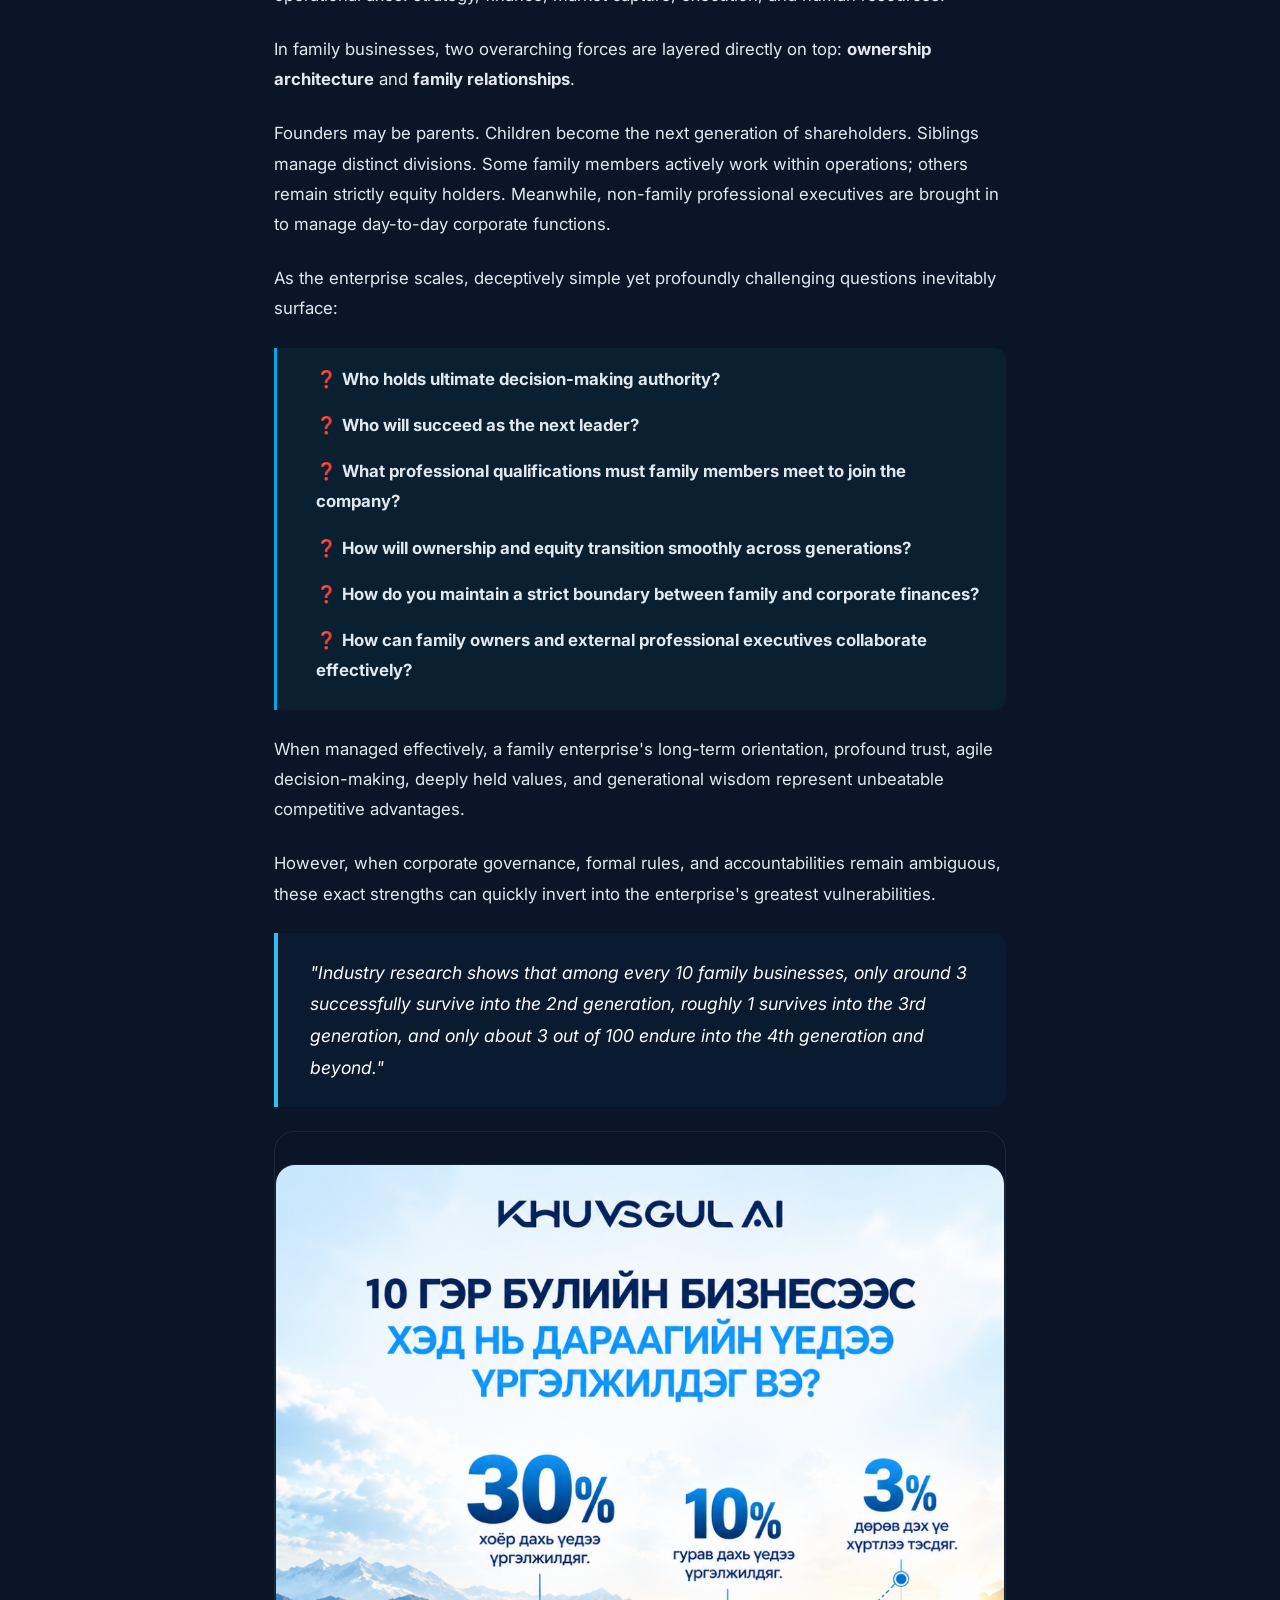
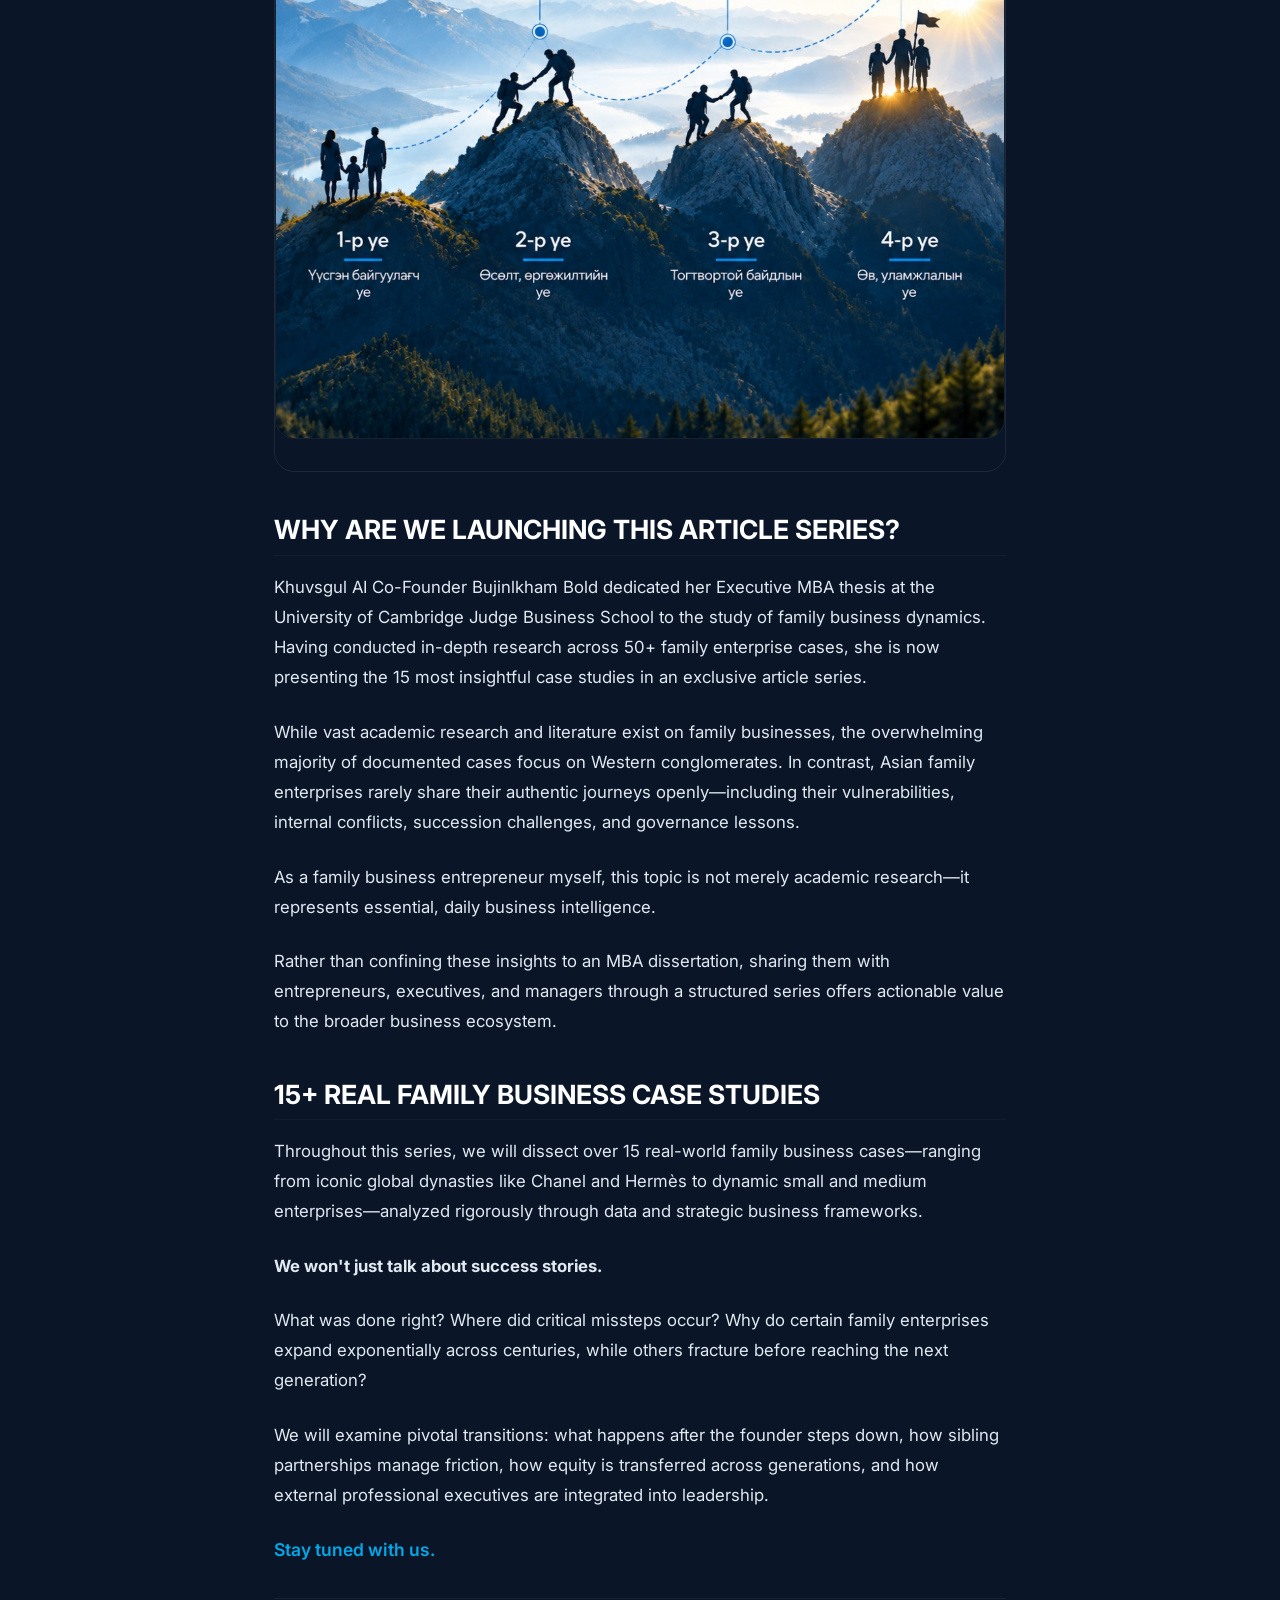
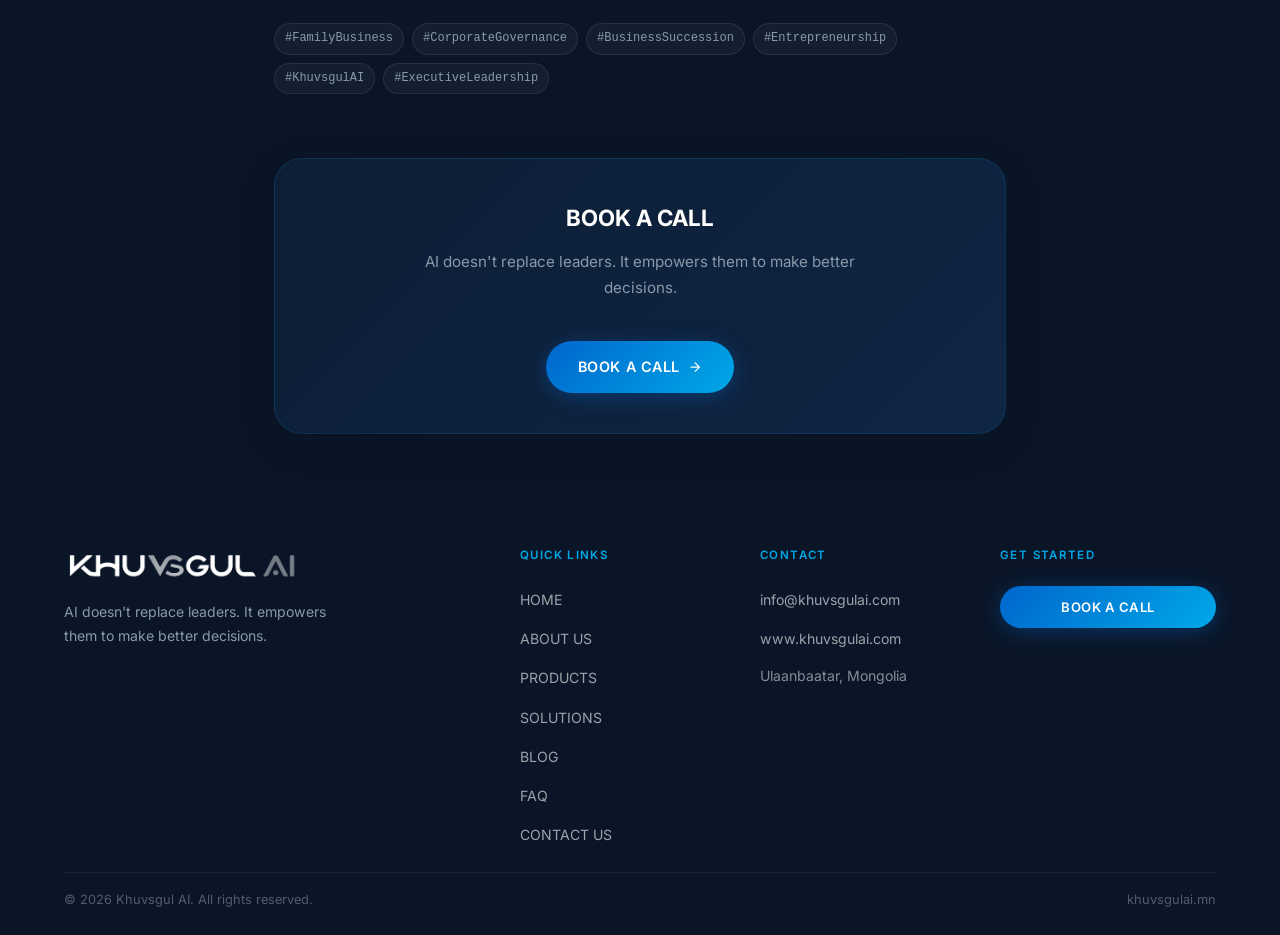
<file: blog/family-business-mistakes-and-lessons/index.html>
<!DOCTYPE html>
<html lang="en">
<head>
  <meta charset="UTF-8" />
  <meta name="viewport" content="width=device-width, initial-scale=1.0" />
  <title>Family Business: Mistakes, Successes, and Lessons — Khuvsgul AI</title>
  <meta name="description" content="Family businesses generate 2/3 of global GDP and 60% of jobs, yet only 3% survive into the 4th generation. Bujinlkham Bold explores governance, succession, and lessons from 15+ real-world cases." />
  <link rel="icon" type="image/png" href="/assets/images/logo.png" />
  <link rel="preconnect" href="https://fonts.googleapis.com" />
  <link rel="preconnect" href="https://fonts.gstatic.com" crossorigin />
  <link href="https://fonts.googleapis.com/css2?family=Inter:wght@300;400;500;600;700;800;900&display=swap" rel="stylesheet" />
  <link rel="stylesheet" href="/css/style.css" />
  <link rel="stylesheet" href="/css/nav.css" />
  <link rel="stylesheet" href="/css/animations.css" />
  <link rel="stylesheet" href="/css/pages/blog.css" />
  
  <!-- Open Graph -->
  <meta property="og:title" content="Family Business: Mistakes, Successes, and Lessons — Khuvsgul AI" />
  <meta property="og:description" content="Family businesses generate 2/3 of global GDP and 60% of jobs, yet only 3% survive into the 4th generation. Bujinlkham Bold explores governance, succession, and lessons from 15+ real-world cases." />
  <meta property="og:image" content="/assets/images/blog/family-business/image1.jpeg" />
  <meta property="og:type" content="article" />
  
  <!-- Schema.org Article -->
  <script type="application/ld+json">
  {
    "@context": "https://schema.org",
    "@type": "BlogPosting",
    "headline": "Family Business: Mistakes, Successes, and Lessons",
    "image": "/assets/images/blog/family-business/image1.jpeg",
    "author": {
      "@type": "Person",
      "name": "Bujinlkham Bold"
    },
    "publisher": {
      "@type": "Organization",
      "name": "Khuvsgul AI",
      "logo": {
        "@type": "ImageObject",
        "url": "/assets/images/logo.png"
      }
    },
    "datePublished": "2026-09-01",
    "description": "Family businesses generate 2/3 of global GDP and 60% of jobs, yet only 3% survive into the 4th generation. Bujinlkham Bold explores governance, succession, and lessons from 15+ real-world cases."
  }
  </script>
</head>
<body class="bg-dark">

<!-- ── Navigation ─────────────────────────────────────────── -->
<nav class="nav scrolled" role="navigation" aria-label="Main navigation">
  <div class="nav__inner">
    <a href="/#home" class="nav__logo" aria-label="Khuvsgul AI Home">
      <img src="/assets/images/logo.png" alt="Khuvsgul AI Logo" class="nav__logo-img" width="140" height="38" />
    </a>
    
    <ul class="nav__links" role="list">
      <li><a href="/#home"      class="nav__link"            data-section="home"      data-i18n="nav.home">HOME</a></li>
      <li><a href="/#about"     class="nav__link"            data-section="about"     data-i18n="nav.about">ABOUT US</a></li>
      <li><a href="/#products"  class="nav__link"            data-section="products"  data-i18n="nav.products">PRODUCTS</a></li>
      <li><a href="/#products"  class="nav__link"            data-section="solutions" data-i18n="nav.solutions">SOLUTIONS</a></li>
      <li><a href="/blog/"      class="nav__link spy-active" data-section="blog"      data-i18n="nav.blog">BLOG</a></li>
      <li><a href="/#faq"       class="nav__link"            data-section="faq"       data-i18n="nav.faq">FAQ</a></li>
      <li><a href="/#contact"   class="nav__link"            data-section="contact"   data-i18n="nav.contact">CONTACT US</a></li>
    </ul>

    <div class="nav__controls">
      <a href="https://calendly.com/khuvsgulai-info/30min" target="_blank" rel="noopener noreferrer" class="btn btn--primary btn--sm" data-i18n="cta.book-demo">BOOK A CALL</a>
      <div class="lang-toggle" role="group" aria-label="Language selection">
        <button class="lang-btn active" data-lang="en">EN</button>
        <button class="lang-btn" data-lang="mn">MN</button>
      </div>
      <button class="nav__hamburger" id="hamburger" aria-label="Open menu" aria-expanded="false" aria-controls="nav-drawer">
        <span></span><span></span><span></span>
      </button>
    </div>
  </div>
</nav>

<!-- Mobile Drawer -->
<div class="nav__drawer" id="nav-drawer" role="dialog" aria-label="Mobile navigation" aria-modal="true">
  <nav class="nav__drawer-links" aria-label="Mobile navigation links">
    <a href="/#home"      class="nav__drawer-link" data-section="home"      data-i18n="nav.home">HOME</a>
    <a href="/#about"     class="nav__drawer-link" data-section="about"     data-i18n="nav.about">ABOUT US</a>
    <a href="/#products"  class="nav__drawer-link" data-section="products"  data-i18n="nav.products">PRODUCTS</a>
    <a href="/#products"  class="nav__drawer-link" data-section="solutions" data-i18n="nav.solutions">SOLUTIONS</a>
    <a href="/blog/"      class="nav__drawer-link spy-active" data-section="blog" data-i18n="nav.blog">BLOG</a>
    <a href="/#faq"       class="nav__drawer-link" data-section="faq"       data-i18n="nav.faq">FAQ</a>
    <a href="/#contact"   class="nav__drawer-link" data-section="contact"   data-i18n="nav.contact">CONTACT US</a>
  </nav>
  <div class="nav__drawer-footer">
    <a href="https://calendly.com/khuvsgulai-info/30min" target="_blank" rel="noopener noreferrer" class="btn btn--primary btn--sm" data-i18n="cta.book-demo">BOOK A CALL</a>
    <div class="lang-toggle" role="group">
      <button class="lang-btn active" data-lang="en">EN</button>
      <button class="lang-btn" data-lang="mn">MN</button>
    </div>
  </div>
</div>

<main>
  <!-- ── Blog Post Template ───────────────────────────────── -->
  <section class="section post-section" style="padding-top: calc(var(--nav-height) + var(--space-8));">
    <div class="container post-container">
      
      <!-- Back Link -->
      <a href="/blog/" class="post-back-link">
        <svg class="svg-icon" width="16" height="16" viewBox="0 0 24 24" fill="none" style="stroke: currentColor; stroke-width: 2; stroke-linecap: round; stroke-linejoin: round;"><path d="M19 12H5M12 19l-7-7 7-7"/></svg>
        <span data-i18n="blog.post.back">Back to Blog</span>
      </a>

      <!-- Article Header -->
      <article class="post-article">
        <header class="post-header">
          <div class="post-meta">
            <span class="blog-badge post-category" data-i18n="blog.post7.badge">FAMILY BUSINESS & GOVERNANCE</span>
            <span class="dot"></span>
            <span class="post-date" data-i18n="blog.post7.date">September 2026</span>
            <span class="dot"></span>
            <span class="post-read-time" data-i18n="blog.post7.read">4 min read</span>
          </div>
          
          <h1 class="post-title" data-i18n="blog.post7.title">Family Business: Mistakes, Successes, and Lessons</h1>
          
          <div class="post-author" style="margin-top: var(--space-6);">
            <div class="post-author__avatar">
              <img src="/assets/images/team/bujinlkham.jpg" alt="Bujinlkham Bold" style="width:100%; height:100%; object-fit:cover;" loading="lazy" />
            </div>
            <div class="post-author__info">
              <span class="post-author__name" data-i18n="team.bujinlkham.name">Bujinlkham Bold</span>
              <span class="post-author__role" data-i18n="team.bujinlkham.title">Chief Strategy Officer & Co-Founder</span>
            </div>
          </div>
        </header>

        <!-- Article Content -->
        <div class="post-content" data-i18n="blog.post7.body_html" data-i18n-html style="margin-top: var(--space-8);">
          <p>
            You might not run a family business yourself. However, the chances are exceptionally high that you work for one, partner with one, purchase from one, or will work with a family-owned enterprise in the near future.
          </p>

          <p>
            Do you know how to successfully navigate and thrive within a family business environment? Would you like to gain deeper insight into these unique corporate dynamics?
          </p>

          <p>
            Be sure to follow our weekly publication series right here on our website.
          </p>

          <p>
            Family enterprises are far from a niche corner of the global economy—they are its primary driving force.
          </p>

          <blockquote style="margin: var(--space-8) 0;">
            <p>
              "According to PwC's 2025 Global Family Business Survey, citing UN estimates, family-owned or family-controlled enterprises generate approximately two-thirds of global GDP and account for roughly 60% of all worldwide employment."
            </p>
          </blockquote>

          <div style="margin: var(--space-6) 0; border-radius: var(--radius-lg); overflow: hidden; border: 1px solid rgba(255, 255, 255, 0.08);">
            <img src="/assets/images/blog/family-business/image1.jpeg" alt="Global Family Business Statistics" style="width: 100%; height: auto; display: block;" loading="lazy" />
          </div>

          <p>
            If you are currently seeking opportunities, there is a high probability you will join a family enterprise. If you are already employed, there is an equally strong likelihood that behind your organization lies a family holding a substantial equity stake or leading executive governance.
          </p>

          <div style="margin: var(--space-6) 0; border-radius: var(--radius-lg); overflow: hidden; border: 1px solid rgba(255, 255, 255, 0.08);">
            <img src="/assets/images/blog/family-business/image2.jpeg" alt="Working in Family Business" style="width: 100%; height: auto; display: block;" loading="lazy" />
          </div>

          <p>
            Yet, there is one profound dimension that fundamentally differentiates family businesses from standard corporations.
          </p>

          <h2>BUSINESS + OWNERSHIP + FAMILY</h2>

          <p>
            In conventional corporations, executive discourse centers predominantly on standard operational axes: strategy, finance, market capture, execution, and human resources.
          </p>

          <p>
            In family businesses, two overarching forces are layered directly on top: <strong>ownership architecture</strong> and <strong>family relationships</strong>.
          </p>

          <p>
            Founders may be parents. Children become the next generation of shareholders. Siblings manage distinct divisions. Some family members actively work within operations; others remain strictly equity holders. Meanwhile, non-family professional executives are brought in to manage day-to-day corporate functions.
          </p>

          <p>
            As the enterprise scales, deceptively simple yet profoundly challenging questions inevitably surface:
          </p>

          <div style="background: rgba(0, 240, 255, 0.04); border-left: 3px solid var(--cyan-400); padding: var(--space-4) var(--space-5); margin: var(--space-6) 0; border-radius: 0 var(--radius-md) var(--radius-md) 0;">
            <ul style="margin: 0; padding-left: 1.2rem; display: flex; flex-direction: column; gap: var(--space-2);">
              <li>❓ <strong>Who holds ultimate decision-making authority?</strong></li>
              <li>❓ <strong>Who will succeed as the next leader?</strong></li>
              <li>❓ <strong>What professional qualifications must family members meet to join the company?</strong></li>
              <li>❓ <strong>How will ownership and equity transition smoothly across generations?</strong></li>
              <li>❓ <strong>How do you maintain a strict boundary between family and corporate finances?</strong></li>
              <li>❓ <strong>How can family owners and external professional executives collaborate effectively?</strong></li>
            </ul>
          </div>

          <p>
            When managed effectively, a family enterprise's long-term orientation, profound trust, agile decision-making, deeply held values, and generational wisdom represent unbeatable competitive advantages.
          </p>

          <p>
            However, when corporate governance, formal rules, and accountabilities remain ambiguous, these exact strengths can quickly invert into the enterprise's greatest vulnerabilities.
          </p>

          <blockquote style="margin: var(--space-6) 0;">
            <p>
              "Industry research shows that among every 10 family businesses, only around 3 successfully survive into the 2nd generation, roughly 1 survives into the 3rd generation, and only about 3 out of 100 endure into the 4th generation and beyond."
            </p>
          </blockquote>

          <div style="margin: var(--space-6) 0; border-radius: var(--radius-lg); overflow: hidden; border: 1px solid rgba(255, 255, 255, 0.08);">
            <img src="/assets/images/blog/family-business/image3.jpeg" alt="Family Business Survival Rates across Generations" style="width: 100%; height: auto; display: block;" loading="lazy" />
          </div>

          <h2>WHY ARE WE LAUNCHING THIS ARTICLE SERIES?</h2>

          <p>
            Khuvsgul AI Co-Founder Bujinlkham Bold dedicated her Executive MBA thesis at the University of Cambridge Judge Business School to the study of family business dynamics. Having conducted in-depth research across 50+ family enterprise cases, she is now presenting the 15 most insightful case studies in an exclusive article series.
          </p>

          <p>
            While vast academic research and literature exist on family businesses, the overwhelming majority of documented cases focus on Western conglomerates. In contrast, Asian family enterprises rarely share their authentic journeys openly—including their vulnerabilities, internal conflicts, succession challenges, and governance lessons.
          </p>

          <p>
            As a family business entrepreneur myself, this topic is not merely academic research—it represents essential, daily business intelligence.
          </p>

          <p>
            Rather than confining these insights to an MBA dissertation, sharing them with entrepreneurs, executives, and managers through a structured series offers actionable value to the broader business ecosystem.
          </p>

          <h2>15+ REAL FAMILY BUSINESS CASE STUDIES</h2>

          <p>
            Throughout this series, we will dissect over 15 real-world family business cases—ranging from iconic global dynasties like Chanel and Hermès to dynamic small and medium enterprises—analyzed rigorously through data and strategic business frameworks.
          </p>

          <p>
            <strong>We won't just talk about success stories.</strong>
          </p>

          <p>
            What was done right? Where did critical missteps occur? Why do certain family enterprises expand exponentially across centuries, while others fracture before reaching the next generation?
          </p>

          <p>
            We will examine pivotal transitions: what happens after the founder steps down, how sibling partnerships manage friction, how equity is transferred across generations, and how external professional executives are integrated into leadership.
          </p>

          <p style="font-size: 1.1rem; font-weight: 600; color: var(--cyan-400);">
            Stay tuned with us.
          </p>

          <div class="post-tags">
            <span class="post-tag">#FamilyBusiness</span>
            <span class="post-tag">#CorporateGovernance</span>
            <span class="post-tag">#BusinessSuccession</span>
            <span class="post-tag">#Entrepreneurship</span>
            <span class="post-tag">#KhuvsgulAI</span>
            <span class="post-tag">#ExecutiveLeadership</span>
          </div>
        </div>

        <!-- Article Footer CTA -->
        <div class="post-footer-cta reveal">
          <h3 data-i18n="cta.book-demo">BOOK A CALL</h3>
          <p data-i18n="footer.tagline">AI doesn't replace leaders. It empowers them to make better decisions.</p>
          <a href="https://calendly.com/khuvsgulai-info/30min" target="_blank" rel="noopener noreferrer" class="btn btn--primary" style="display:inline-flex; align-items:center; justify-content:center; gap:var(--space-2); margin-top:var(--space-4);">
            <span data-i18n="cta.book-demo">BOOK A CALL</span>
            <svg class="svg-icon" width="16" height="16" viewBox="0 0 24 24" fill="none" style="stroke: currentColor; stroke-width: 2; stroke-linecap: round; stroke-linejoin: round;"><path d="M5 12h14M12 5l7 7-7 7"/></svg>
          </a>
        </div>
      </article>

    </div>
  </section>
</main>

<!-- ── Footer ─────────────────────────────────────────────── -->
<footer class="bg-dark site-footer" role="contentinfo">
  <div class="container">
    <div class="footer-grid">
      <div>
        <a href="/#home"><img src="/assets/images/logo.png" alt="Khuvsgul AI" class="nav__logo-img" width="140" height="38" loading="lazy" /></a>
        <p style="font-size:0.88rem;color:var(--text-muted-dark);margin-top:var(--space-4);max-width:280px;line-height:1.7;" data-i18n="footer.tagline">AI doesn't replace leaders. It empowers them to make better decisions.</p>
      </div>
      <div>
        <div style="font-size:0.72rem;font-weight:600;letter-spacing:0.12em;text-transform:uppercase;color:var(--cyan-400);margin-bottom:var(--space-5);" data-i18n="footer.links">Quick Links</div>
        <ul style="display:flex;flex-direction:column;gap:var(--space-3);">
          <li><a href="/#home"      style="font-size:0.88rem;color:rgba(255,255,255,0.6);transition:color 0.2s;" data-i18n="nav.home">HOME</a></li>
          <li><a href="/#about"     style="font-size:0.88rem;color:rgba(255,255,255,0.6);transition:color 0.2s;" data-i18n="nav.about">ABOUT US</a></li>
          <li><a href="/#products"  style="font-size:0.88rem;color:rgba(255,255,255,0.6);transition:color 0.2s;" data-i18n="nav.products">PRODUCTS</a></li>
          <li><a href="/#products"  style="font-size:0.88rem;color:rgba(255,255,255,0.6);transition:color 0.2s;" data-i18n="nav.solutions">SOLUTIONS</a></li>
          <li><a href="/blog/"      style="font-size:0.88rem;color:rgba(255,255,255,0.6);transition:color 0.2s;" data-i18n="nav.blog">BLOG</a></li>
          <li><a href="/#faq"       style="font-size:0.88rem;color:rgba(255,255,255,0.6);transition:color 0.2s;" data-i18n="nav.faq">FAQ</a></li>
          <li><a href="/#contact"   style="font-size:0.88rem;color:rgba(255,255,255,0.6);transition:color 0.2s;" data-i18n="nav.contact">CONTACT US</a></li>
        </ul>
      </div>
      <div>
        <div style="font-size:0.72rem;font-weight:600;letter-spacing:0.12em;text-transform:uppercase;color:var(--cyan-400);margin-bottom:var(--space-5);" data-i18n="footer.contact-title">Contact</div>
        <ul style="display:flex;flex-direction:column;gap:var(--space-3);">
          <li><a href="mailto:info@khuvsgulai.com" style="font-size:0.88rem;color:rgba(255,255,255,0.6);">info@khuvsgulai.com</a></li>
          <li><a href="https://www.khuvsgulai.com" style="font-size:0.88rem;color:rgba(255,255,255,0.6);">www.khuvsgulai.com</a></li>
          <li style="font-size:0.88rem;color:rgba(255,255,255,0.5);" data-i18n="contact.details.city">Ulaanbaatar, Mongolia</li>
        </ul>
      </div>
      <div>
        <div style="font-size:0.72rem;font-weight:600;letter-spacing:0.12em;text-transform:uppercase;color:var(--cyan-400);margin-bottom:var(--space-5);">Get Started</div>
        <a href="https://calendly.com/khuvsgulai-info/30min" target="_blank" rel="noopener noreferrer" class="btn btn--primary btn--sm" style="width:100%;justify-content:center;" data-i18n="cta.book-demo">BOOK A CALL</a>
      </div>
    </div>
    <div class="footer-bottom">
      <p style="font-size:0.8rem;color:rgba(255,255,255,0.3);">
        &copy; <span class="footer-year">2025</span> <span data-i18n="footer.copyright">Khuvsgul AI. All rights reserved.</span>
      </p>
      <p style="font-size:0.8rem;color:rgba(255,255,255,0.3);">khuvsgulai.mn</p>
    </div>
  </div>
</footer>

<script src="/js/lang.js"></script>
<script src="/js/main.js"></script>
</body>
</html>
</file>
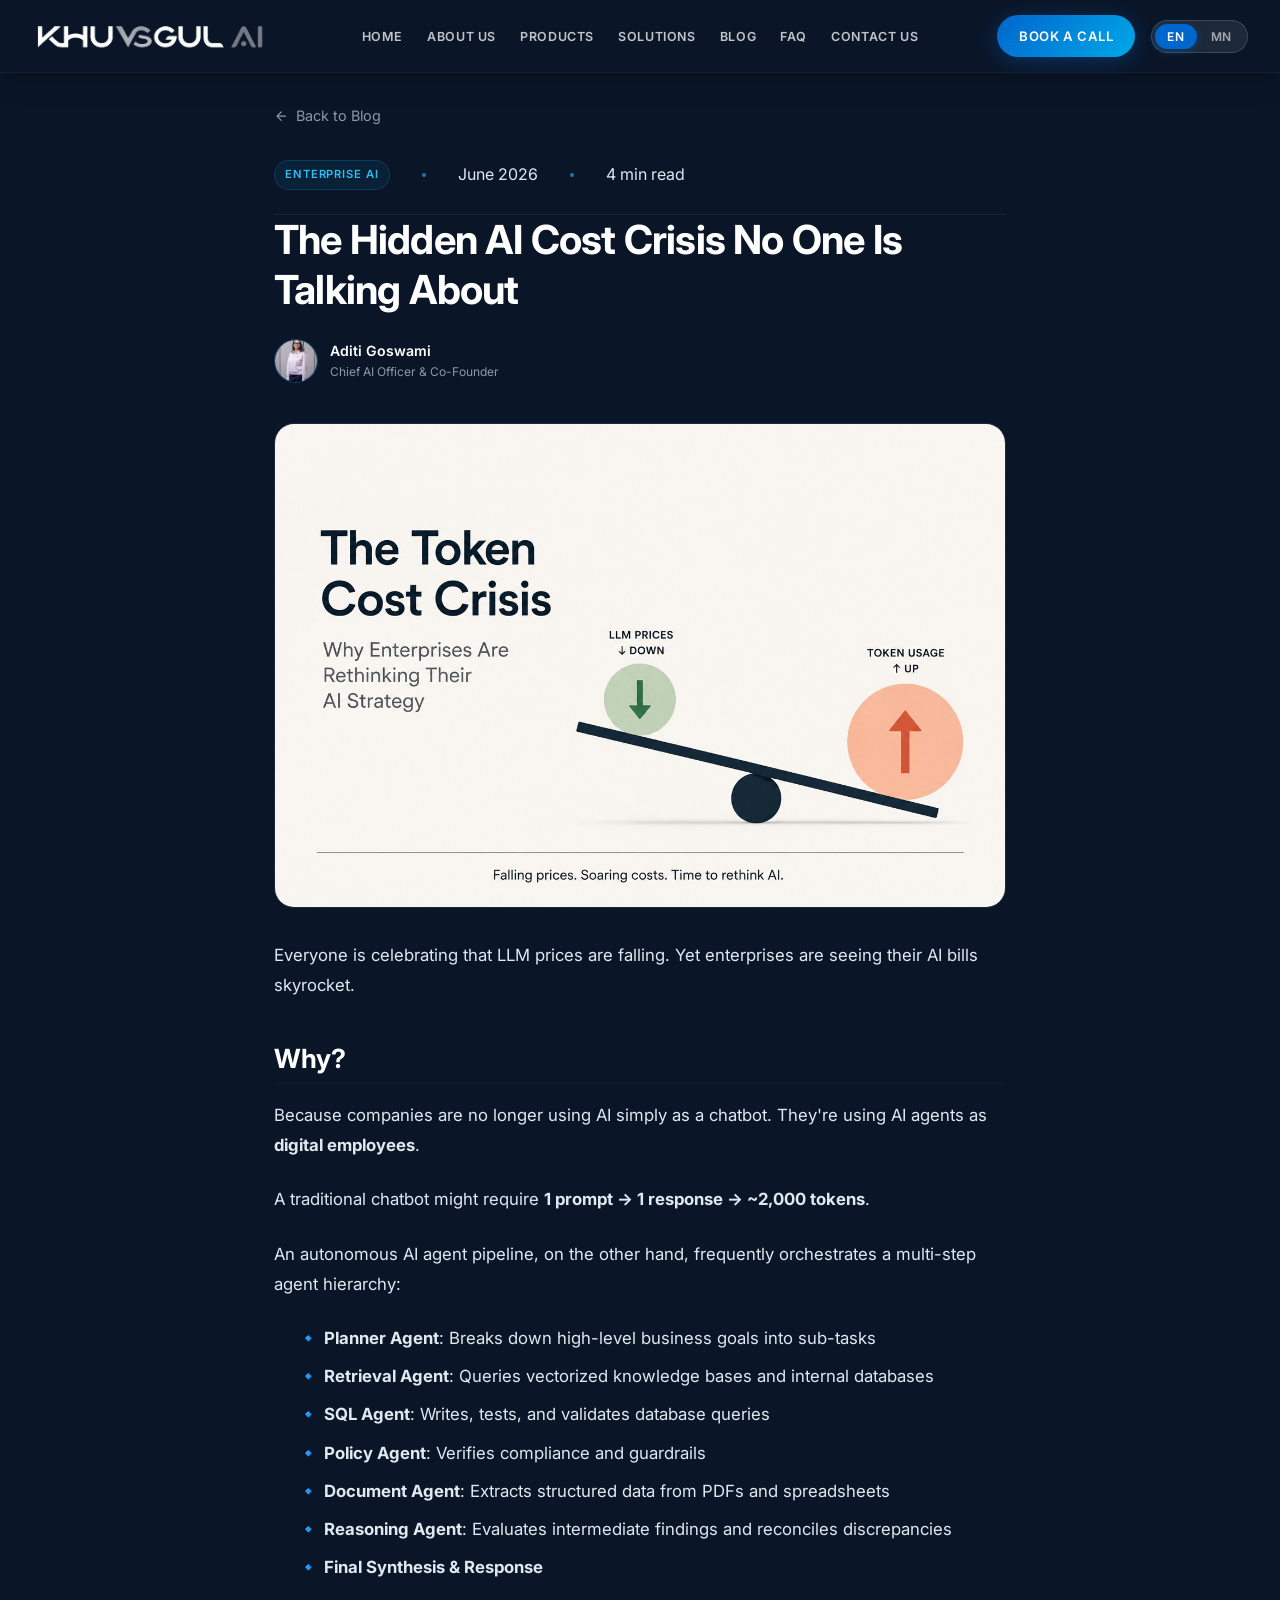
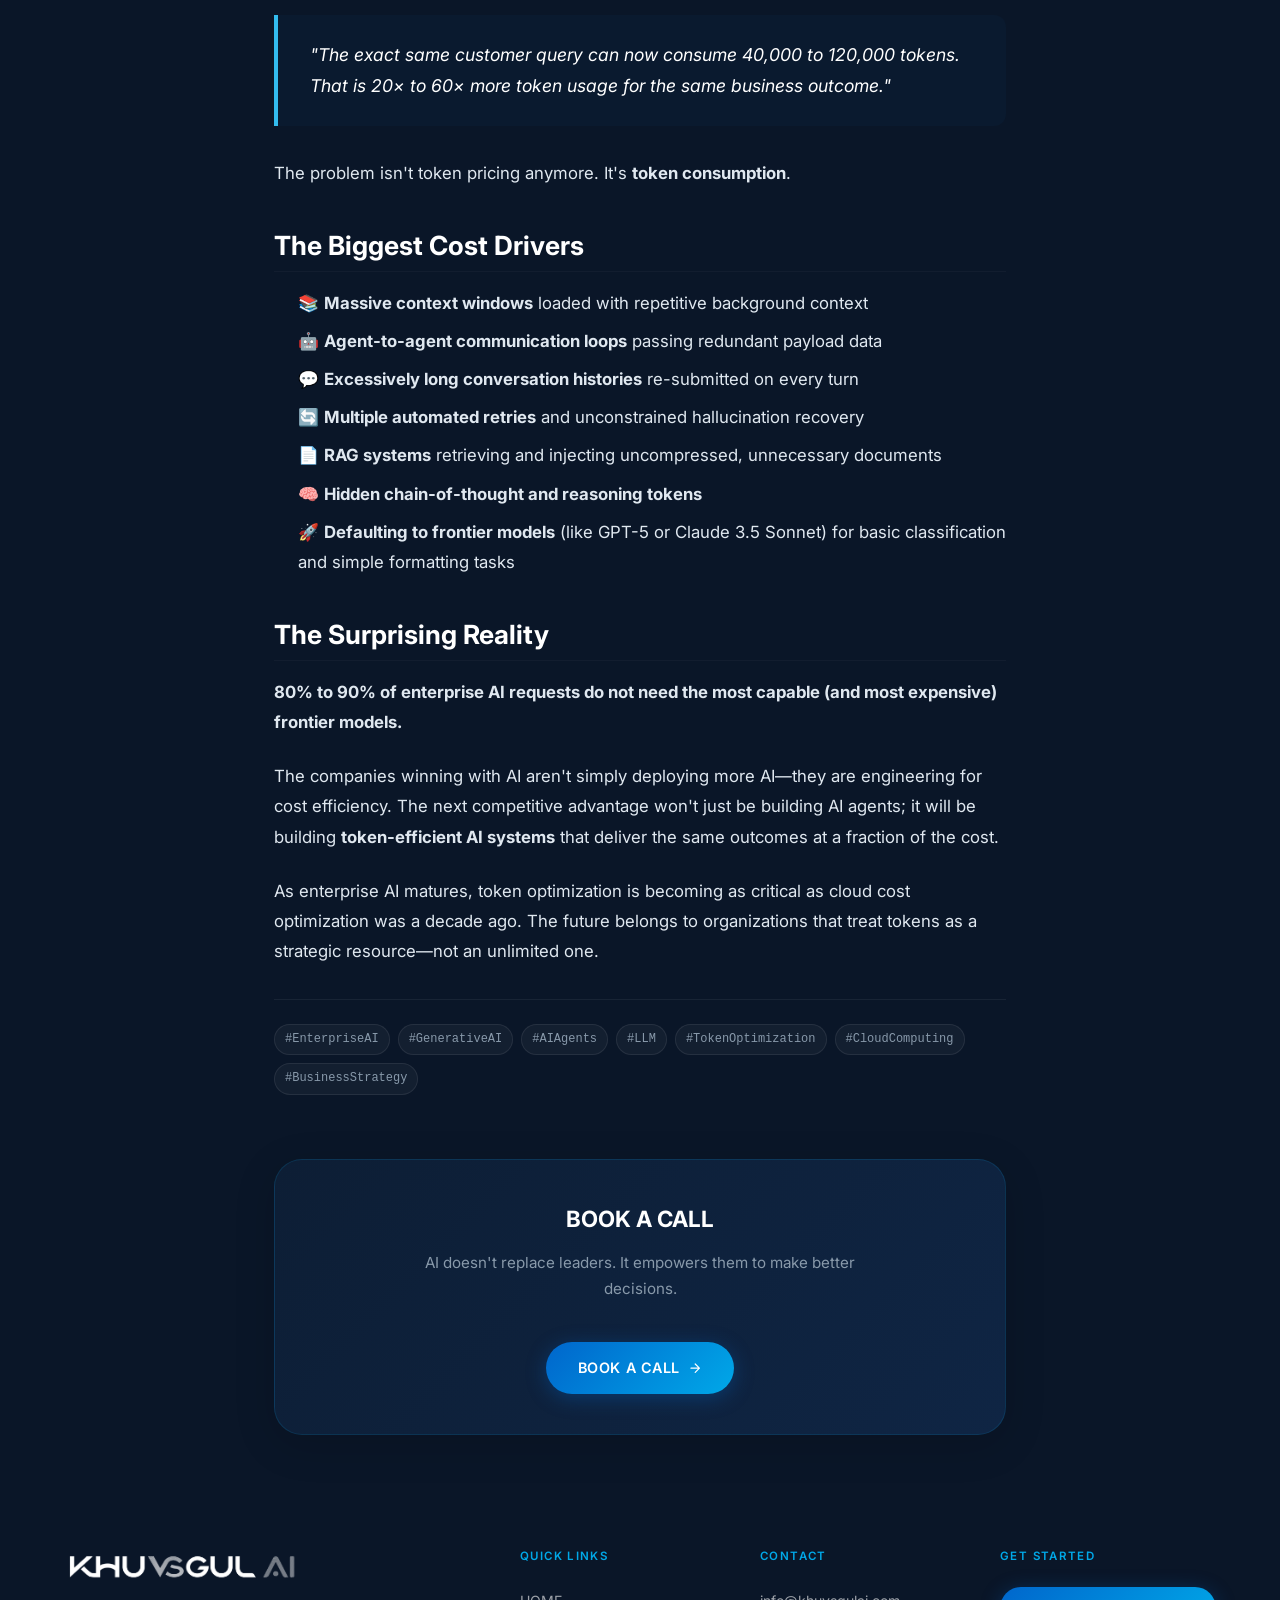
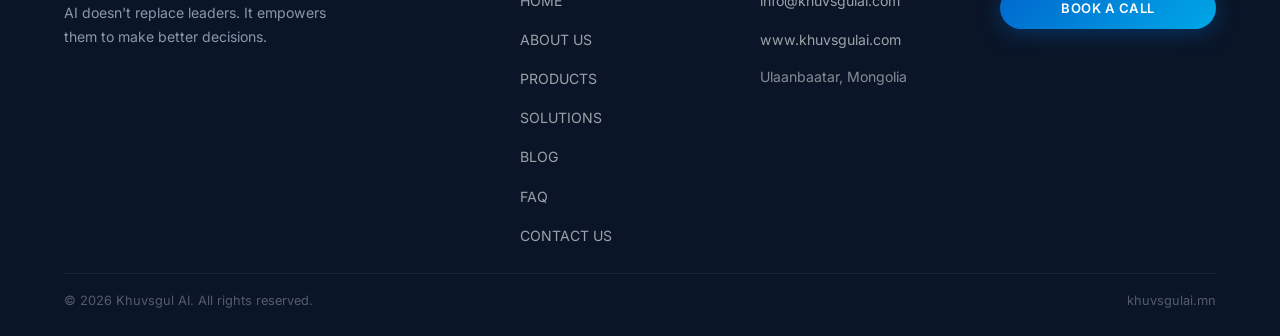
<file: blog/hidden-ai-cost-crisis/index.html>
<!DOCTYPE html>
<html lang="en">
<head>
  <meta charset="UTF-8" />
  <meta name="viewport" content="width=device-width, initial-scale=1.0" />
  <title>The Hidden AI Cost Crisis No One Is Talking About — Khuvsgul AI</title>
  <meta name="description" content="Everyone is celebrating falling LLM prices, yet enterprise AI bills are skyrocketing. Discover why agentic workflows multiply token consumption and how to build token-efficient AI systems." />
  <link rel="icon" type="image/png" href="/assets/images/logo.png" />
  <link rel="preconnect" href="https://fonts.googleapis.com" />
  <link rel="preconnect" href="https://fonts.gstatic.com" crossorigin />
  <link href="https://fonts.googleapis.com/css2?family=Inter:wght@300;400;500;600;700;800;900&display=swap" rel="stylesheet" />
  <link rel="stylesheet" href="/css/style.css" />
  <link rel="stylesheet" href="/css/nav.css" />
  <link rel="stylesheet" href="/css/animations.css" />
  <link rel="stylesheet" href="/css/pages/blog.css" />
</head>
<body class="bg-dark">

<!-- ── Navigation ─────────────────────────────────────────── -->
<nav class="nav scrolled" role="navigation" aria-label="Main navigation">
  <div class="nav__inner">
    <a href="/#home" class="nav__logo" aria-label="Khuvsgul AI Home">
      <img src="/assets/images/logo.png" alt="Khuvsgul AI Logo" class="nav__logo-img" width="140" height="38" />
    </a>
    
    <ul class="nav__links" role="list">
      <li><a href="/#home"      class="nav__link"            data-section="home"      data-i18n="nav.home">HOME</a></li>
      <li><a href="/#about"     class="nav__link"            data-section="about"     data-i18n="nav.about">ABOUT US</a></li>
      <li><a href="/#products"  class="nav__link"            data-section="products"  data-i18n="nav.products">PRODUCTS</a></li>
      <li><a href="/#products"  class="nav__link"            data-section="solutions" data-i18n="nav.solutions">SOLUTIONS</a></li>
      <li><a href="/blog/"      class="nav__link spy-active" data-section="blog"      data-i18n="nav.blog">BLOG</a></li>
      <li><a href="/#faq"       class="nav__link"            data-section="faq"       data-i18n="nav.faq">FAQ</a></li>
      <li><a href="/#contact"   class="nav__link"            data-section="contact"   data-i18n="nav.contact">CONTACT US</a></li>
    </ul>

    <div class="nav__controls">
      <a href="https://calendly.com/khuvsgulai-info/30min" target="_blank" rel="noopener noreferrer" class="btn btn--primary btn--sm" data-i18n="cta.book-demo">BOOK A CALL</a>
      <div class="lang-toggle" role="group" aria-label="Language selection">
        <button class="lang-btn active" data-lang="en">EN</button>
        <button class="lang-btn" data-lang="mn">MN</button>
      </div>
      <button class="nav__hamburger" id="hamburger" aria-label="Open menu" aria-expanded="false" aria-controls="nav-drawer">
        <span></span><span></span><span></span>
      </button>
    </div>
  </div>
</nav>

<!-- Mobile Drawer -->
<div class="nav__drawer" id="nav-drawer" role="dialog" aria-label="Mobile navigation" aria-modal="true">
  <nav class="nav__drawer-links" aria-label="Mobile navigation links">
    <a href="/#home"      class="nav__drawer-link" data-section="home"      data-i18n="nav.home">HOME</a>
    <a href="/#about"     class="nav__drawer-link" data-section="about"     data-i18n="nav.about">ABOUT US</a>
    <a href="/#products"  class="nav__drawer-link" data-section="products"  data-i18n="nav.products">PRODUCTS</a>
    <a href="/#products"  class="nav__drawer-link" data-section="solutions" data-i18n="nav.solutions">SOLUTIONS</a>
    <a href="/blog/"      class="nav__drawer-link spy-active" data-section="blog" data-i18n="nav.blog">BLOG</a>
    <a href="/#faq"       class="nav__drawer-link" data-section="faq"       data-i18n="nav.faq">FAQ</a>
    <a href="/#contact"   class="nav__drawer-link" data-section="contact"   data-i18n="nav.contact">CONTACT US</a>
  </nav>
  <div class="nav__drawer-footer">
    <a href="https://calendly.com/khuvsgulai-info/30min" target="_blank" rel="noopener noreferrer" class="btn btn--primary btn--sm" data-i18n="cta.book-demo">BOOK A CALL</a>
    <div class="lang-toggle" role="group">
      <button class="lang-btn active" data-lang="en">EN</button>
      <button class="lang-btn" data-lang="mn">MN</button>
    </div>
  </div>
</div>

<main>
  <!-- ── Blog Post Template ───────────────────────────────── -->
  <section class="section post-section" style="padding-top: calc(var(--nav-height) + var(--space-8));">
    <div class="container post-container">
      
      <!-- Back Link -->
      <a href="/blog/" class="post-back-link">
        <svg class="svg-icon" width="16" height="16" viewBox="0 0 24 24" fill="none" style="stroke: currentColor; stroke-width: 2; stroke-linecap: round; stroke-linejoin: round;"><path d="M19 12H5M12 19l-7-7 7-7"/></svg>
        <span data-i18n="blog.post.back">Back to Blog</span>
      </a>

      <!-- Article Header -->
      <article class="post-article">
        <header class="post-header">
          <div class="post-meta">
            <span class="blog-badge post-category" data-i18n="blog.post1.badge">ENTERPRISE AI</span>
            <span class="dot"></span>
            <span class="post-date" data-i18n="blog.post1.date">June 2026</span>
            <span class="dot"></span>
            <span class="post-read-time" data-i18n="blog.post1.read">4 min read</span>
          </div>
          
          <h1 class="post-title" data-i18n="blog.post1.title">The Hidden AI Cost Crisis No One Is Talking About</h1>
          
          <div class="post-author" style="margin-top: var(--space-6);">
            <div class="post-author__avatar">
              <img src="/assets/images/team/aditi.jpg" alt="Aditi Goswami" style="width:100%; height:100%; object-fit:cover;" loading="lazy" />
            </div>
            <div class="post-author__info">
              <span class="post-author__name" data-i18n="team.aditi.name">Aditi Goswami</span>
              <span class="post-author__role" data-i18n="team.aditi.title">Chief AI Officer & Co-Founder</span>
            </div>
          </div>
        </header>

        <!-- Featured Banner Graphic -->
        <div style="margin-bottom: var(--space-8); border-radius: var(--radius-lg); overflow: hidden; border: 1px solid rgba(255, 255, 255, 0.08);">
          <img src="/assets/images/blog/post-1.jpg" alt="The Hidden AI Cost Crisis" style="width: 100%; height: auto; display: block;" />
        </div>

        <!-- Article Content -->
        <div class="post-content" data-i18n="blog.post1.body_html" data-i18n-html style="margin-top: var(--space-8);">
          <p>
            Everyone is celebrating that LLM prices are falling. Yet enterprises are seeing their AI bills skyrocket.
          </p>

          <h2>Why?</h2>
          
          <p>
            Because companies are no longer using AI simply as a chatbot. They're using AI agents as <strong>digital employees</strong>.
          </p>

          <p>
            A traditional chatbot might require <strong>1 prompt &rarr; 1 response &rarr; ~2,000 tokens</strong>.
          </p>

          <p>
            An autonomous AI agent pipeline, on the other hand, frequently orchestrates a multi-step agent hierarchy:
          </p>

          <ul>
            <li>🔹 <strong>Planner Agent</strong>: Breaks down high-level business goals into sub-tasks</li>
            <li>🔹 <strong>Retrieval Agent</strong>: Queries vectorized knowledge bases and internal databases</li>
            <li>🔹 <strong>SQL Agent</strong>: Writes, tests, and validates database queries</li>
            <li>🔹 <strong>Policy Agent</strong>: Verifies compliance and guardrails</li>
            <li>🔹 <strong>Document Agent</strong>: Extracts structured data from PDFs and spreadsheets</li>
            <li>🔹 <strong>Reasoning Agent</strong>: Evaluates intermediate findings and reconciles discrepancies</li>
            <li>🔹 <strong>Final Synthesis & Response</strong></li>
          </ul>

          <blockquote style="margin: var(--space-8) 0;">
            <p>
              "The exact same customer query can now consume 40,000 to 120,000 tokens. That is 20× to 60× more token usage for the same business outcome."
            </p>
          </blockquote>

          <p>
            The problem isn't token pricing anymore. It's <strong>token consumption</strong>.
          </p>

          <h2>The Biggest Cost Drivers</h2>
          
          <ul>
            <li>📚 <strong>Massive context windows</strong> loaded with repetitive background context</li>
            <li>🤖 <strong>Agent-to-agent communication loops</strong> passing redundant payload data</li>
            <li>💬 <strong>Excessively long conversation histories</strong> re-submitted on every turn</li>
            <li>🔄 <strong>Multiple automated retries</strong> and unconstrained hallucination recovery</li>
            <li>📄 <strong>RAG systems</strong> retrieving and injecting uncompressed, unnecessary documents</li>
            <li>🧠 <strong>Hidden chain-of-thought and reasoning tokens</strong></li>
            <li>🚀 <strong>Defaulting to frontier models</strong> (like GPT-5 or Claude 3.5 Sonnet) for basic classification and simple formatting tasks</li>
          </ul>

          <h2>The Surprising Reality</h2>
          
          <p>
            <strong>80% to 90% of enterprise AI requests do not need the most capable (and most expensive) frontier models.</strong>
          </p>

          <p>
            The companies winning with AI aren't simply deploying more AI—they are engineering for cost efficiency. The next competitive advantage won't just be building AI agents; it will be building <strong>token-efficient AI systems</strong> that deliver the same outcomes at a fraction of the cost.
          </p>

          <p>
            As enterprise AI matures, token optimization is becoming as critical as cloud cost optimization was a decade ago. The future belongs to organizations that treat tokens as a strategic resource—not an unlimited one.
          </p>

          <div class="post-tags">
            <span class="post-tag">#EnterpriseAI</span>
            <span class="post-tag">#GenerativeAI</span>
            <span class="post-tag">#AIAgents</span>
            <span class="post-tag">#LLM</span>
            <span class="post-tag">#TokenOptimization</span>
            <span class="post-tag">#CloudComputing</span>
            <span class="post-tag">#BusinessStrategy</span>
          </div>
        </div>

        <!-- Article Footer CTA -->
        <div class="post-footer-cta reveal">
          <h3 data-i18n="cta.book-demo">BOOK A CALL</h3>
          <p data-i18n="footer.tagline">AI doesn't replace leaders. It empowers them to make better decisions.</p>
          <a href="https://calendly.com/khuvsgulai-info/30min" target="_blank" rel="noopener noreferrer" class="btn btn--primary" style="display:inline-flex; align-items:center; justify-content:center; gap:var(--space-2); margin-top:var(--space-4);">
            <span data-i18n="cta.book-demo">BOOK A CALL</span>
            <svg class="svg-icon" width="16" height="16" viewBox="0 0 24 24" fill="none" style="stroke: currentColor; stroke-width: 2; stroke-linecap: round; stroke-linejoin: round;"><path d="M5 12h14M12 5l7 7-7 7"/></svg>
          </a>
        </div>
      </article>

    </div>
  </section>
</main>

<!-- ── Footer ─────────────────────────────────────────────── -->
<footer class="bg-dark site-footer" role="contentinfo">
  <div class="container">
    <div class="footer-grid">
      <div>
        <a href="/#home"><img src="/assets/images/logo.png" alt="Khuvsgul AI" class="nav__logo-img" width="140" height="38" loading="lazy" /></a>
        <p style="font-size:0.88rem;color:var(--text-muted-dark);margin-top:var(--space-4);max-width:280px;line-height:1.7;" data-i18n="footer.tagline">AI doesn't replace leaders. It empowers them to make better decisions.</p>
      </div>
      <div>
        <div style="font-size:0.72rem;font-weight:600;letter-spacing:0.12em;text-transform:uppercase;color:var(--cyan-400);margin-bottom:var(--space-5);" data-i18n="footer.links">Quick Links</div>
        <ul style="display:flex;flex-direction:column;gap:var(--space-3);">
          <li><a href="/#home"      style="font-size:0.88rem;color:rgba(255,255,255,0.6);transition:color 0.2s;" data-i18n="nav.home">HOME</a></li>
          <li><a href="/#about"     style="font-size:0.88rem;color:rgba(255,255,255,0.6);transition:color 0.2s;" data-i18n="nav.about">ABOUT US</a></li>
          <li><a href="/#products"  style="font-size:0.88rem;color:rgba(255,255,255,0.6);transition:color 0.2s;" data-i18n="nav.products">PRODUCTS</a></li>
          <li><a href="/#products"  style="font-size:0.88rem;color:rgba(255,255,255,0.6);transition:color 0.2s;" data-i18n="nav.solutions">SOLUTIONS</a></li>
          <li><a href="/blog/"      style="font-size:0.88rem;color:rgba(255,255,255,0.6);transition:color 0.2s;" data-i18n="nav.blog">BLOG</a></li>
          <li><a href="/#faq"       style="font-size:0.88rem;color:rgba(255,255,255,0.6);transition:color 0.2s;" data-i18n="nav.faq">FAQ</a></li>
          <li><a href="/#contact"   style="font-size:0.88rem;color:rgba(255,255,255,0.6);transition:color 0.2s;" data-i18n="nav.contact">CONTACT US</a></li>
        </ul>
      </div>
      <div>
        <div style="font-size:0.72rem;font-weight:600;letter-spacing:0.12em;text-transform:uppercase;color:var(--cyan-400);margin-bottom:var(--space-5);" data-i18n="footer.contact-title">Contact</div>
        <ul style="display:flex;flex-direction:column;gap:var(--space-3);">
          <li><a href="mailto:info@khuvsgulai.com" style="font-size:0.88rem;color:rgba(255,255,255,0.6);">info@khuvsgulai.com</a></li>
          <li><a href="https://www.khuvsgulai.com" style="font-size:0.88rem;color:rgba(255,255,255,0.6);">www.khuvsgulai.com</a></li>
          <li style="font-size:0.88rem;color:rgba(255,255,255,0.5);" data-i18n="contact.details.city">Ulaanbaatar, Mongolia</li>
        </ul>
      </div>
      <div>
        <div style="font-size:0.72rem;font-weight:600;letter-spacing:0.12em;text-transform:uppercase;color:var(--cyan-400);margin-bottom:var(--space-5);">Get Started</div>
        <a href="https://calendly.com/khuvsgulai-info/30min" target="_blank" rel="noopener noreferrer" class="btn btn--primary btn--sm" style="width:100%;justify-content:center;" data-i18n="cta.book-demo">BOOK A CALL</a>
      </div>
    </div>
    <div class="footer-bottom">
      <p style="font-size:0.8rem;color:rgba(255,255,255,0.3);">
        &copy; <span class="footer-year">2025</span> <span data-i18n="footer.copyright">Khuvsgul AI. All rights reserved.</span>
      </p>
      <p style="font-size:0.8rem;color:rgba(255,255,255,0.3);">khuvsgulai.mn</p>
    </div>
  </div>
</footer>

<script src="/js/lang.js"></script>
<script src="/js/main.js"></script>
</body>
</html>
</file>
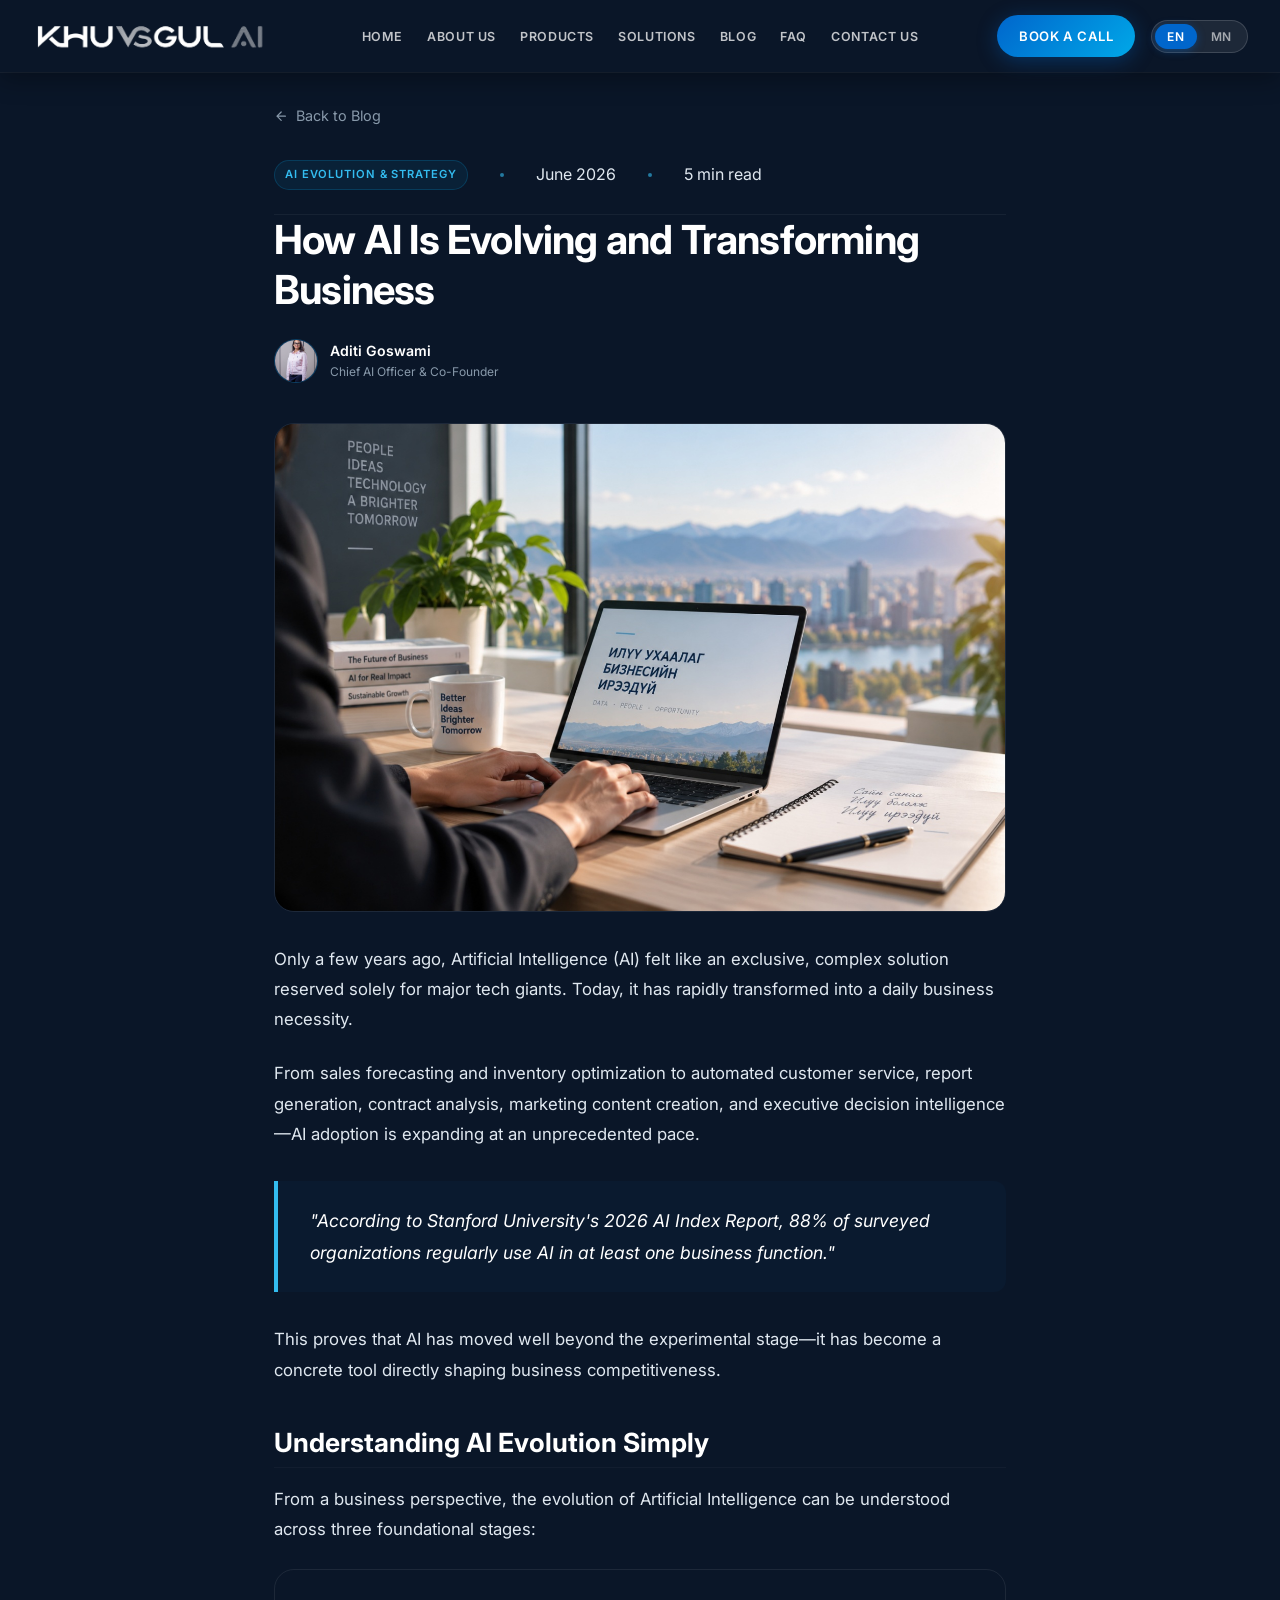
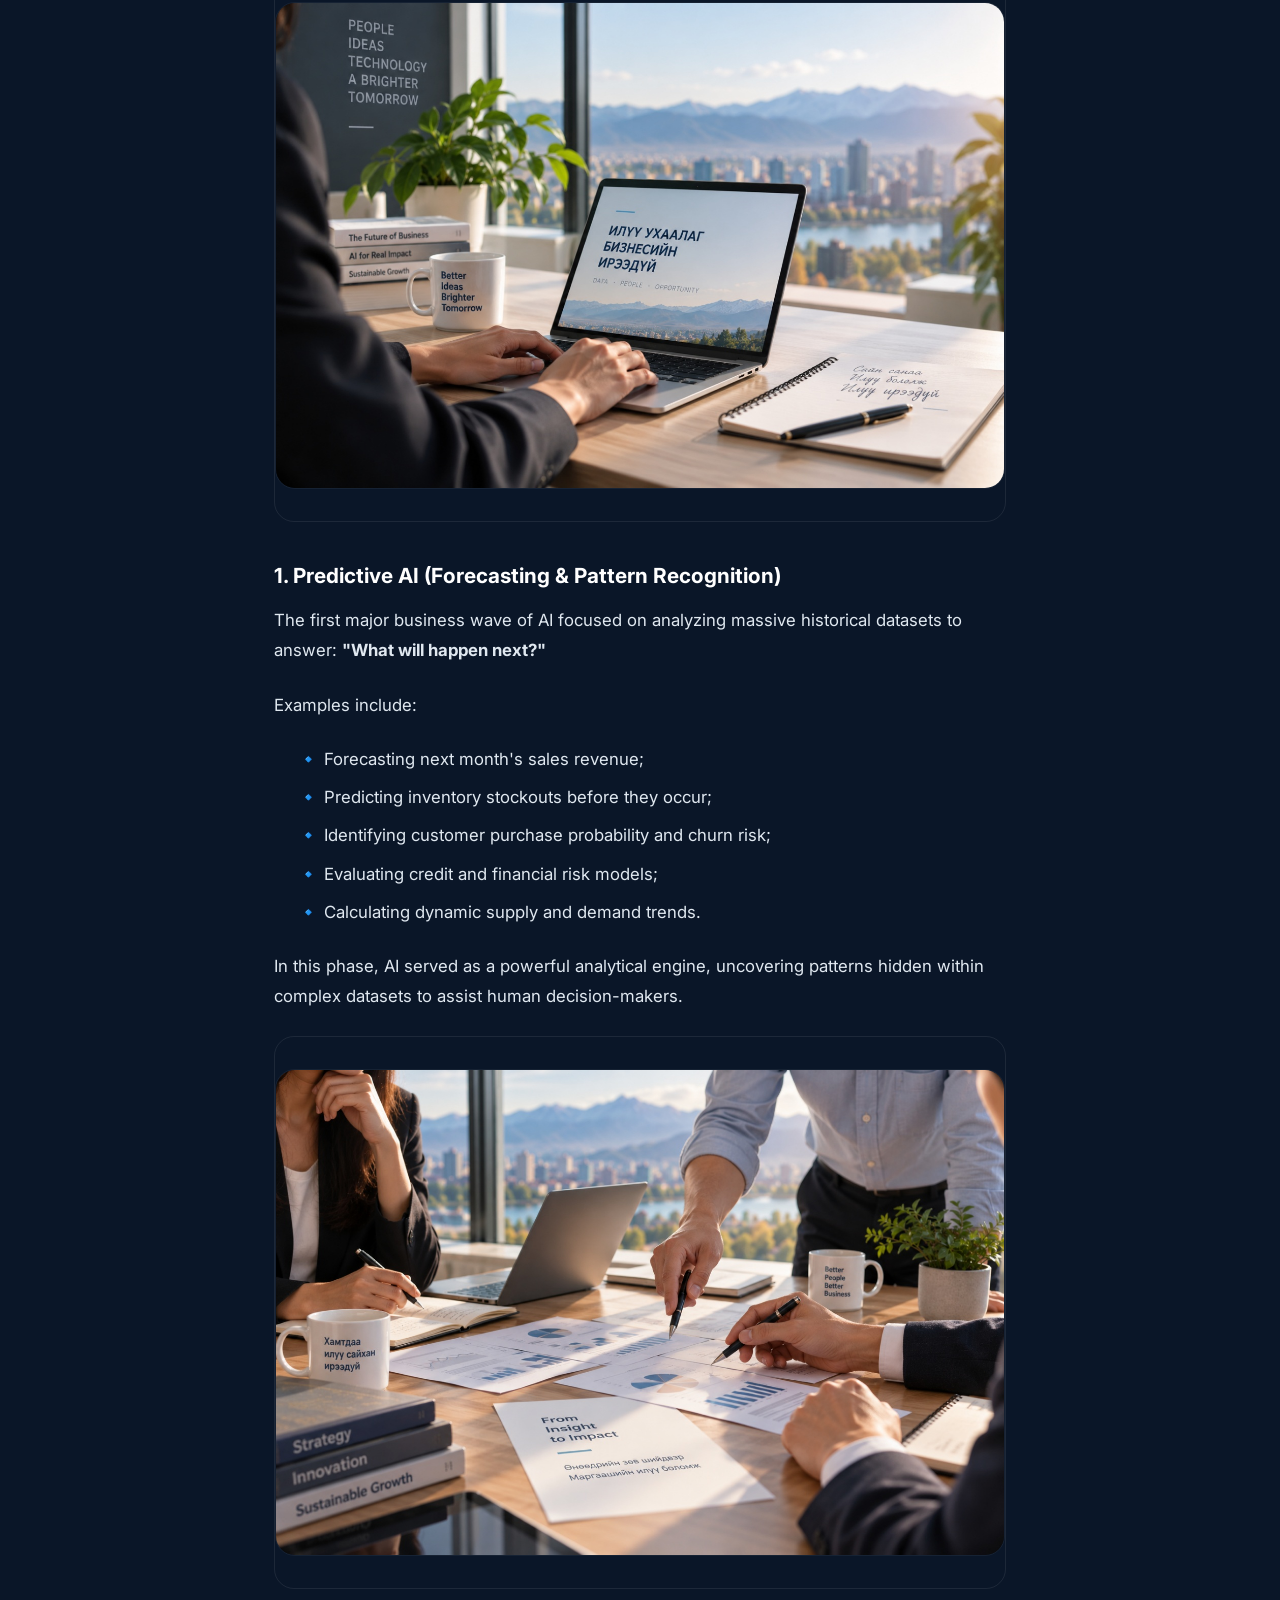
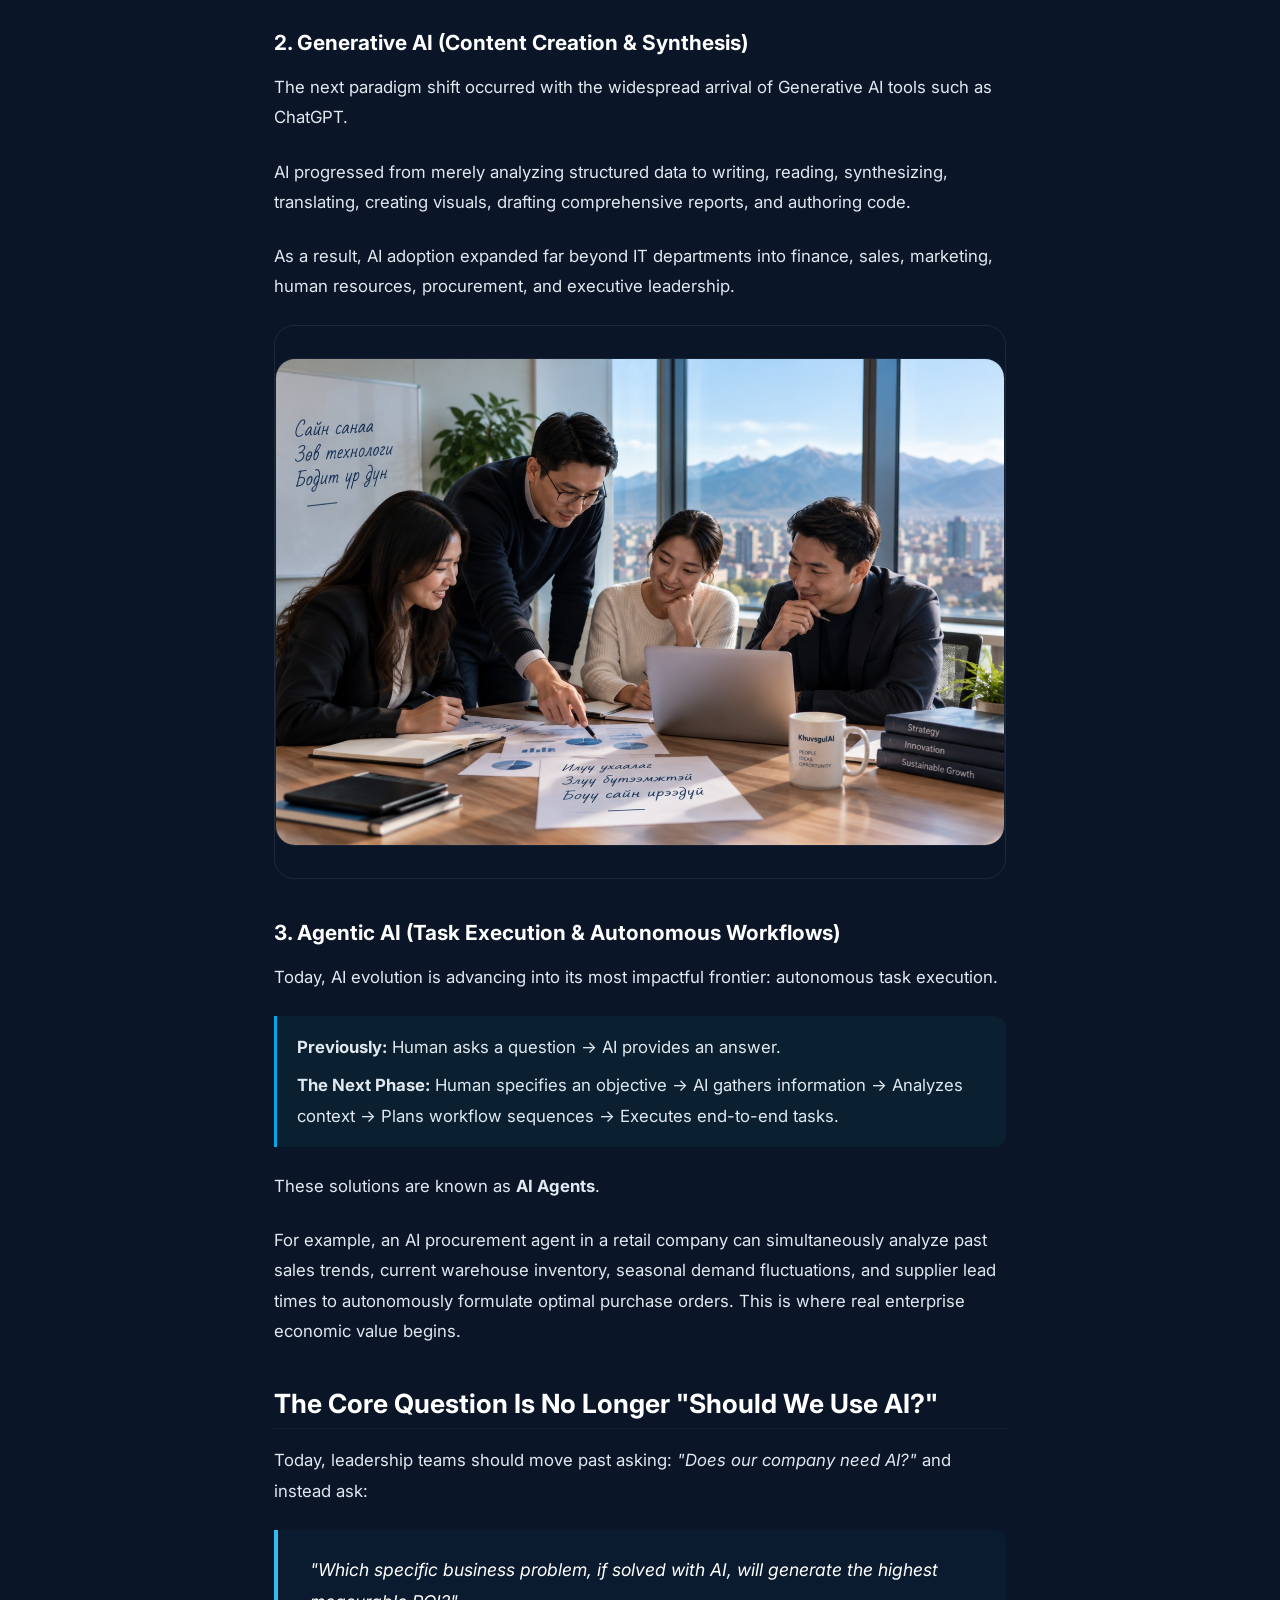
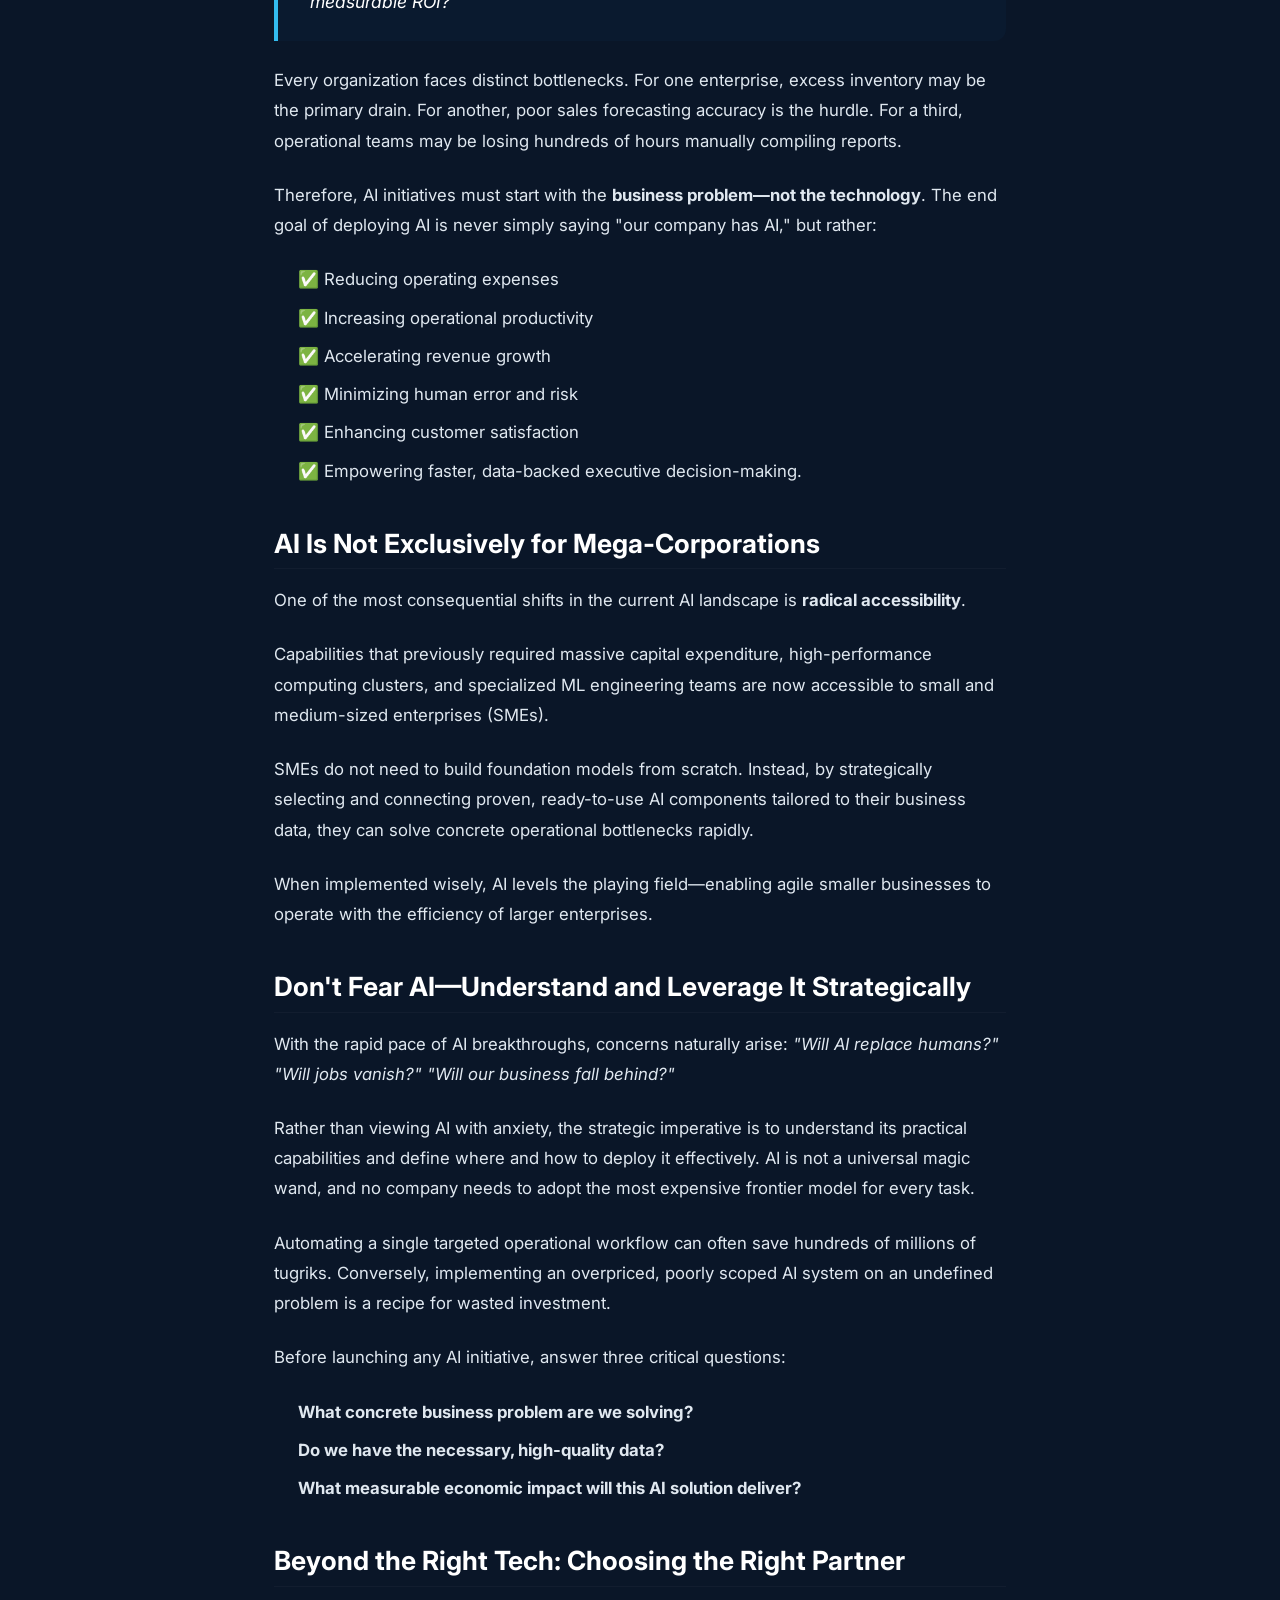
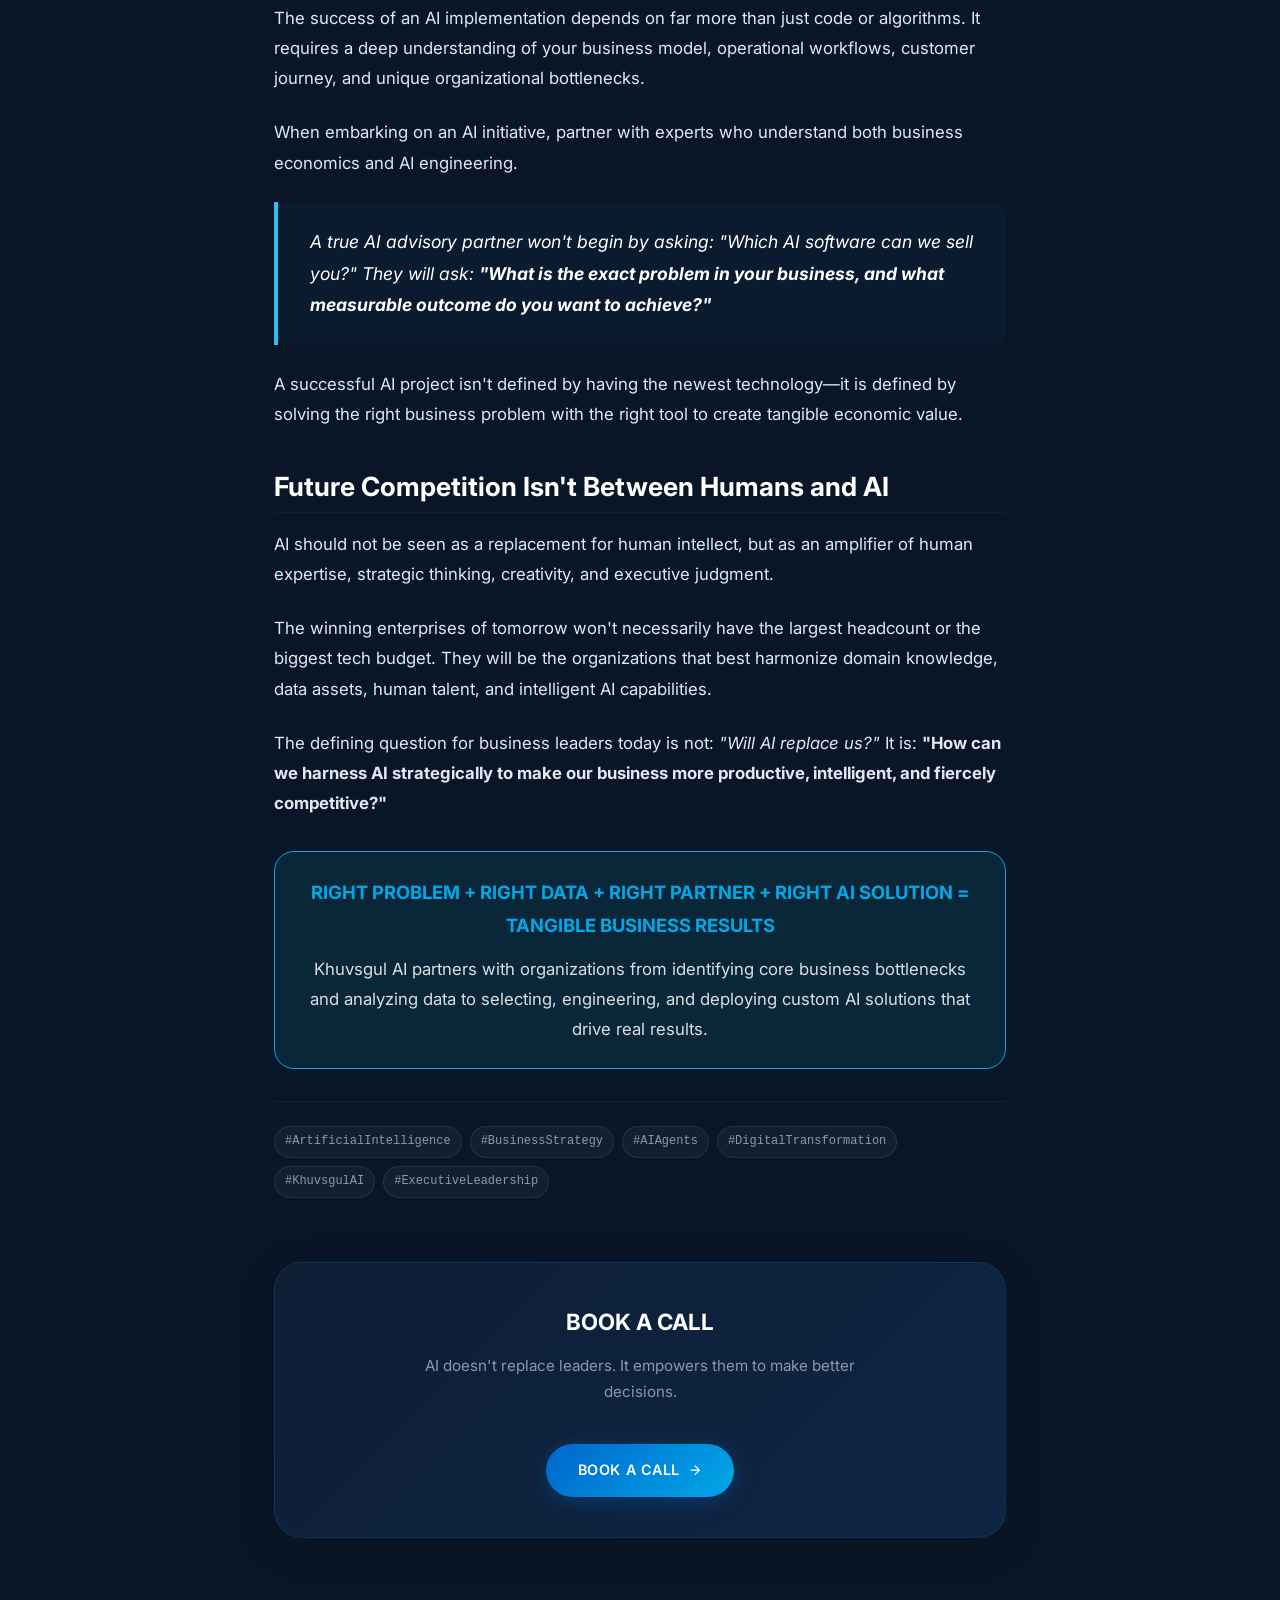
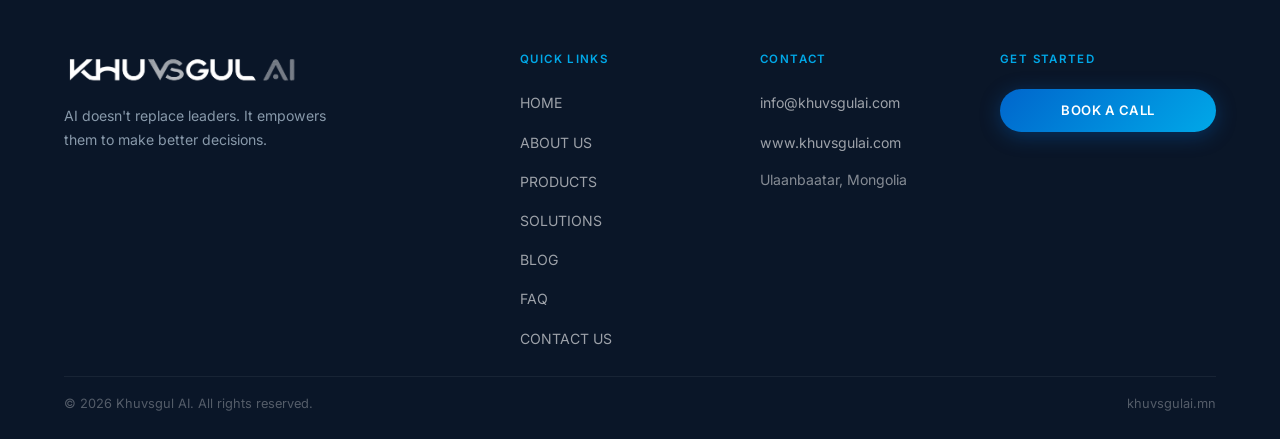
<file: blog/how-ai-is-evolving-and-transforming-business/index.html>
<!DOCTYPE html>
<html lang="en">
<head>
  <meta charset="UTF-8" />
  <meta name="viewport" content="width=device-width, initial-scale=1.0" />
  <title>How AI Is Evolving and Transforming Business — Khuvsgul AI</title>
  <meta name="description" content="Explore the 3 stages of AI evolution (predictive, generative, agentic), why AI initiatives must start from business problems rather than technology, and how SMBs can leverage AI." />
  <link rel="icon" type="image/png" href="/assets/images/logo.png" />
  <link rel="preconnect" href="https://fonts.googleapis.com" />
  <link rel="preconnect" href="https://fonts.gstatic.com" crossorigin />
  <link href="https://fonts.googleapis.com/css2?family=Inter:wght@300;400;500;600;700;800;900&display=swap" rel="stylesheet" />
  <link rel="stylesheet" href="/css/style.css" />
  <link rel="stylesheet" href="/css/nav.css" />
  <link rel="stylesheet" href="/css/animations.css" />
  <link rel="stylesheet" href="/css/pages/blog.css" />
  
  <!-- Open Graph -->
  <meta property="og:title" content="How AI Is Evolving and Transforming Business — Khuvsgul AI" />
  <meta property="og:description" content="Explore the 3 stages of AI evolution (predictive, generative, agentic), why AI initiatives must start from business problems, and how businesses can compete." />
  <meta property="og:image" content="/assets/images/blog/post-6.jpg" />
  <meta property="og:type" content="article" />
  
  <!-- Schema.org Article -->
  <script type="application/ld+json">
  {
    "@context": "https://schema.org",
    "@type": "BlogPosting",
    "headline": "How AI Is Evolving and Transforming Business",
    "image": "/assets/images/blog/post-6.jpg",
    "author": {
      "@type": "Person",
      "name": "Aditi Goswami"
    },
    "publisher": {
      "@type": "Organization",
      "name": "Khuvsgul AI",
      "logo": {
        "@type": "ImageObject",
        "url": "/assets/images/logo.png"
      }
    },
    "datePublished": "2026-06-01",
    "description": "Explore the 3 stages of AI evolution (predictive, generative, agentic), why AI initiatives must start from business problems rather than technology, and how SMBs can leverage AI."
  }
  </script>
</head>
<body class="bg-dark">

<!-- ── Navigation ─────────────────────────────────────────── -->
<nav class="nav scrolled" role="navigation" aria-label="Main navigation">
  <div class="nav__inner">
    <a href="/#home" class="nav__logo" aria-label="Khuvsgul AI Home">
      <img src="/assets/images/logo.png" alt="Khuvsgul AI Logo" class="nav__logo-img" width="140" height="38" />
    </a>
    
    <ul class="nav__links" role="list">
      <li><a href="/#home"      class="nav__link"            data-section="home"      data-i18n="nav.home">HOME</a></li>
      <li><a href="/#about"     class="nav__link"            data-section="about"     data-i18n="nav.about">ABOUT US</a></li>
      <li><a href="/#products"  class="nav__link"            data-section="products"  data-i18n="nav.products">PRODUCTS</a></li>
      <li><a href="/#products"  class="nav__link"            data-section="solutions" data-i18n="nav.solutions">SOLUTIONS</a></li>
      <li><a href="/blog/"      class="nav__link spy-active" data-section="blog"      data-i18n="nav.blog">BLOG</a></li>
      <li><a href="/#faq"       class="nav__link"            data-section="faq"       data-i18n="nav.faq">FAQ</a></li>
      <li><a href="/#contact"   class="nav__link"            data-section="contact"   data-i18n="nav.contact">CONTACT US</a></li>
    </ul>

    <div class="nav__controls">
      <a href="https://calendly.com/khuvsgulai-info/30min" target="_blank" rel="noopener noreferrer" class="btn btn--primary btn--sm" data-i18n="cta.book-demo">BOOK A CALL</a>
      <div class="lang-toggle" role="group" aria-label="Language selection">
        <button class="lang-btn active" data-lang="en">EN</button>
        <button class="lang-btn" data-lang="mn">MN</button>
      </div>
      <button class="nav__hamburger" id="hamburger" aria-label="Open menu" aria-expanded="false" aria-controls="nav-drawer">
        <span></span><span></span><span></span>
      </button>
    </div>
  </div>
</nav>

<!-- Mobile Drawer -->
<div class="nav__drawer" id="nav-drawer" role="dialog" aria-label="Mobile navigation" aria-modal="true">
  <nav class="nav__drawer-links" aria-label="Mobile navigation links">
    <a href="/#home"      class="nav__drawer-link" data-section="home"      data-i18n="nav.home">HOME</a>
    <a href="/#about"     class="nav__drawer-link" data-section="about"     data-i18n="nav.about">ABOUT US</a>
    <a href="/#products"  class="nav__drawer-link" data-section="products"  data-i18n="nav.products">PRODUCTS</a>
    <a href="/#products"  class="nav__drawer-link" data-section="solutions" data-i18n="nav.solutions">SOLUTIONS</a>
    <a href="/blog/"      class="nav__drawer-link spy-active" data-section="blog" data-i18n="nav.blog">BLOG</a>
    <a href="/#faq"       class="nav__drawer-link" data-section="faq"       data-i18n="nav.faq">FAQ</a>
    <a href="/#contact"   class="nav__drawer-link" data-section="contact"   data-i18n="nav.contact">CONTACT US</a>
  </nav>
  <div class="nav__drawer-footer">
    <a href="https://calendly.com/khuvsgulai-info/30min" target="_blank" rel="noopener noreferrer" class="btn btn--primary btn--sm" data-i18n="cta.book-demo">BOOK A CALL</a>
    <div class="lang-toggle" role="group">
      <button class="lang-btn active" data-lang="en">EN</button>
      <button class="lang-btn" data-lang="mn">MN</button>
    </div>
  </div>
</div>

<main>
  <!-- ── Blog Post Template ───────────────────────────────── -->
  <section class="section post-section" style="padding-top: calc(var(--nav-height) + var(--space-8));">
    <div class="container post-container">
      
      <!-- Back Link -->
      <a href="/blog/" class="post-back-link">
        <svg class="svg-icon" width="16" height="16" viewBox="0 0 24 24" fill="none" style="stroke: currentColor; stroke-width: 2; stroke-linecap: round; stroke-linejoin: round;"><path d="M19 12H5M12 19l-7-7 7-7"/></svg>
        <span data-i18n="blog.post.back">Back to Blog</span>
      </a>

      <!-- Article Header -->
      <article class="post-article">
        <header class="post-header">
          <div class="post-meta">
            <span class="blog-badge post-category" data-i18n="blog.post6.badge">AI EVOLUTION & STRATEGY</span>
            <span class="dot"></span>
            <span class="post-date" data-i18n="blog.post6.date">June 2026</span>
            <span class="dot"></span>
            <span class="post-read-time" data-i18n="blog.post6.read">5 min read</span>
          </div>
          
          <h1 class="post-title" data-i18n="blog.post6.title">How AI Is Evolving and Transforming Business</h1>
          
          <div class="post-author" style="margin-top: var(--space-6);">
            <div class="post-author__avatar">
              <img src="/assets/images/team/aditi.jpg" alt="Aditi Goswami" style="width:100%; height:100%; object-fit:cover;" loading="lazy" />
            </div>
            <div class="post-author__info">
              <span class="post-author__name" data-i18n="team.aditi.name">Aditi Goswami</span>
              <span class="post-author__role" data-i18n="team.aditi.title">Chief AI Officer & Co-Founder</span>
            </div>
          </div>
        </header>

        <!-- Featured Banner Graphic -->
        <div style="margin-bottom: var(--space-8); border-radius: var(--radius-lg); overflow: hidden; border: 1px solid rgba(255, 255, 255, 0.08);">
          <img src="/assets/images/blog/post-6.jpg" alt="How AI Is Evolving and Transforming Business" style="width: 100%; height: auto; display: block;" />
        </div>

        <!-- Article Content -->
        <div class="post-content" data-i18n="blog.post6.body_html" data-i18n-html style="margin-top: var(--space-8);">
          <p>
            Only a few years ago, Artificial Intelligence (AI) felt like an exclusive, complex solution reserved solely for major tech giants. Today, it has rapidly transformed into a daily business necessity.
          </p>

          <p>
            From sales forecasting and inventory optimization to automated customer service, report generation, contract analysis, marketing content creation, and executive decision intelligence—AI adoption is expanding at an unprecedented pace.
          </p>

          <blockquote style="margin: var(--space-8) 0;">
            <p>
              "According to Stanford University's 2026 AI Index Report, 88% of surveyed organizations regularly use AI in at least one business function."
            </p>
          </blockquote>

          <p>
            This proves that AI has moved well beyond the experimental stage—it has become a concrete tool directly shaping business competitiveness.
          </p>

          <h2>Understanding AI Evolution Simply</h2>

          <p>
            From a business perspective, the evolution of Artificial Intelligence can be understood across three foundational stages:
          </p>

          <div style="margin: var(--space-6) 0; border-radius: var(--radius-lg); overflow: hidden; border: 1px solid rgba(255, 255, 255, 0.08);">
            <img src="/assets/images/blog/how-ai-stage1.jpg" alt="Predictive AI" style="width: 100%; height: auto; display: block;" loading="lazy" />
          </div>

          <h3>1. Predictive AI (Forecasting & Pattern Recognition)</h3>

          <p>
            The first major business wave of AI focused on analyzing massive historical datasets to answer: <strong>"What will happen next?"</strong>
          </p>

          <p>Examples include:</p>
          <ul>
            <li>🔹 Forecasting next month's sales revenue;</li>
            <li>🔹 Predicting inventory stockouts before they occur;</li>
            <li>🔹 Identifying customer purchase probability and churn risk;</li>
            <li>🔹 Evaluating credit and financial risk models;</li>
            <li>🔹 Calculating dynamic supply and demand trends.</li>
          </ul>

          <p>
            In this phase, AI served as a powerful analytical engine, uncovering patterns hidden within complex datasets to assist human decision-makers.
          </p>

          <div style="margin: var(--space-6) 0; border-radius: var(--radius-lg); overflow: hidden; border: 1px solid rgba(255, 255, 255, 0.08);">
            <img src="/assets/images/blog/how-ai-stage2.jpg" alt="Generative AI" style="width: 100%; height: auto; display: block;" loading="lazy" />
          </div>

          <h3>2. Generative AI (Content Creation & Synthesis)</h3>

          <p>
            The next paradigm shift occurred with the widespread arrival of Generative AI tools such as ChatGPT.
          </p>

          <p>
            AI progressed from merely analyzing structured data to writing, reading, synthesizing, translating, creating visuals, drafting comprehensive reports, and authoring code.
          </p>

          <p>
            As a result, AI adoption expanded far beyond IT departments into finance, sales, marketing, human resources, procurement, and executive leadership.
          </p>

          <div style="margin: var(--space-6) 0; border-radius: var(--radius-lg); overflow: hidden; border: 1px solid rgba(255, 255, 255, 0.08);">
            <img src="/assets/images/blog/how-ai-stage3.jpg" alt="Agentic AI" style="width: 100%; height: auto; display: block;" loading="lazy" />
          </div>

          <h3>3. Agentic AI (Task Execution & Autonomous Workflows)</h3>

          <p>
            Today, AI evolution is advancing into its most impactful frontier: autonomous task execution.
          </p>

          <div style="background: rgba(0, 240, 255, 0.04); border-left: 3px solid var(--cyan-400); padding: var(--space-4) var(--space-5); margin: var(--space-6) 0; border-radius: 0 var(--radius-md) var(--radius-md) 0;">
            <p style="margin-bottom: var(--space-2);"><strong>Previously:</strong> Human asks a question → AI provides an answer.</p>
            <p style="margin-bottom: 0;"><strong>The Next Phase:</strong> Human specifies an objective → AI gathers information → Analyzes context → Plans workflow sequences → Executes end-to-end tasks.</p>
          </div>

          <p>
            These solutions are known as <strong>AI Agents</strong>.
          </p>

          <p>
            For example, an AI procurement agent in a retail company can simultaneously analyze past sales trends, current warehouse inventory, seasonal demand fluctuations, and supplier lead times to autonomously formulate optimal purchase orders. This is where real enterprise economic value begins.
          </p>

          <h2>The Core Question Is No Longer "Should We Use AI?"</h2>

          <p>
            Today, leadership teams should move past asking: <em>"Does our company need AI?"</em> and instead ask:
          </p>

          <blockquote style="margin: var(--space-6) 0;">
            <p>
              "Which specific business problem, if solved with AI, will generate the highest measurable ROI?"
            </p>
          </blockquote>

          <p>
            Every organization faces distinct bottlenecks. For one enterprise, excess inventory may be the primary drain. For another, poor sales forecasting accuracy is the hurdle. For a third, operational teams may be losing hundreds of hours manually compiling reports.
          </p>

          <p>
            Therefore, AI initiatives must start with the <strong>business problem—not the technology</strong>. The end goal of deploying AI is never simply saying "our company has AI," but rather:
          </p>

          <ul>
            <li>✅ Reducing operating expenses</li>
            <li>✅ Increasing operational productivity</li>
            <li>✅ Accelerating revenue growth</li>
            <li>✅ Minimizing human error and risk</li>
            <li>✅ Enhancing customer satisfaction</li>
            <li>✅ Empowering faster, data-backed executive decision-making.</li>
          </ul>

          <h2>AI Is Not Exclusively for Mega-Corporations</h2>

          <p>
            One of the most consequential shifts in the current AI landscape is <strong>radical accessibility</strong>.
          </p>

          <p>
            Capabilities that previously required massive capital expenditure, high-performance computing clusters, and specialized ML engineering teams are now accessible to small and medium-sized enterprises (SMEs).
          </p>

          <p>
            SMEs do not need to build foundation models from scratch. Instead, by strategically selecting and connecting proven, ready-to-use AI components tailored to their business data, they can solve concrete operational bottlenecks rapidly.
          </p>

          <p>
            When implemented wisely, AI levels the playing field—enabling agile smaller businesses to operate with the efficiency of larger enterprises.
          </p>

          <h2>Don't Fear AI—Understand and Leverage It Strategically</h2>

          <p>
            With the rapid pace of AI breakthroughs, concerns naturally arise: <em>"Will AI replace humans?" "Will jobs vanish?" "Will our business fall behind?"</em>
          </p>

          <p>
            Rather than viewing AI with anxiety, the strategic imperative is to understand its practical capabilities and define where and how to deploy it effectively. AI is not a universal magic wand, and no company needs to adopt the most expensive frontier model for every task.
          </p>

          <p>
            Automating a single targeted operational workflow can often save hundreds of millions of tugriks. Conversely, implementing an overpriced, poorly scoped AI system on an undefined problem is a recipe for wasted investment.
          </p>

          <p>
            Before launching any AI initiative, answer three critical questions:
          </p>

          <ol>
            <li><strong>What concrete business problem are we solving?</strong></li>
            <li><strong>Do we have the necessary, high-quality data?</strong></li>
            <li><strong>What measurable economic impact will this AI solution deliver?</strong></li>
          </ol>

          <h2>Beyond the Right Tech: Choosing the Right Partner</h2>

          <p>
            The success of an AI implementation depends on far more than just code or algorithms. It requires a deep understanding of your business model, operational workflows, customer journey, and unique organizational bottlenecks.
          </p>

          <p>
            When embarking on an AI initiative, partner with experts who understand both business economics and AI engineering.
          </p>

          <blockquote style="margin: var(--space-6) 0;">
            <p>
              A true AI advisory partner won't begin by asking: <em>"Which AI software can we sell you?"</em> They will ask: <strong>"What is the exact problem in your business, and what measurable outcome do you want to achieve?"</strong>
            </p>
          </blockquote>

          <p>
            A successful AI project isn't defined by having the newest technology—it is defined by solving the right business problem with the right tool to create tangible economic value.
          </p>

          <h2>Future Competition Isn't Between Humans and AI</h2>

          <p>
            AI should not be seen as a replacement for human intellect, but as an amplifier of human expertise, strategic thinking, creativity, and executive judgment.
          </p>

          <p>
            The winning enterprises of tomorrow won't necessarily have the largest headcount or the biggest tech budget. They will be the organizations that best harmonize domain knowledge, data assets, human talent, and intelligent AI capabilities.
          </p>

          <p>
            The defining question for business leaders today is not: <em>"Will AI replace us?"</em> It is: <strong>"How can we harness AI strategically to make our business more productive, intelligent, and fiercely competitive?"</strong>
          </p>

          <div style="background: rgba(0, 240, 255, 0.08); border: 1px solid var(--cyan-400); border-radius: var(--radius-lg); padding: var(--space-6); margin: var(--space-8) 0; text-align: center;">
            <p style="font-size: 1.15rem; font-weight: 700; color: var(--cyan-400); margin-bottom: var(--space-3);">
              RIGHT PROBLEM + RIGHT DATA + RIGHT PARTNER + RIGHT AI SOLUTION = TANGIBLE BUSINESS RESULTS
            </p>
            <p style="margin-bottom: 0; color: rgba(255, 255, 255, 0.85);">
              Khuvsgul AI partners with organizations from identifying core business bottlenecks and analyzing data to selecting, engineering, and deploying custom AI solutions that drive real results.
            </p>
          </div>

          <div class="post-tags">
            <span class="post-tag">#ArtificialIntelligence</span>
            <span class="post-tag">#BusinessStrategy</span>
            <span class="post-tag">#AIAgents</span>
            <span class="post-tag">#DigitalTransformation</span>
            <span class="post-tag">#KhuvsgulAI</span>
            <span class="post-tag">#ExecutiveLeadership</span>
          </div>
        </div>

        <!-- Article Footer CTA -->
        <div class="post-footer-cta reveal">
          <h3 data-i18n="cta.book-demo">BOOK A CALL</h3>
          <p data-i18n="footer.tagline">AI doesn't replace leaders. It empowers them to make better decisions.</p>
          <a href="https://calendly.com/khuvsgulai-info/30min" target="_blank" rel="noopener noreferrer" class="btn btn--primary" style="display:inline-flex; align-items:center; justify-content:center; gap:var(--space-2); margin-top:var(--space-4);">
            <span data-i18n="cta.book-demo">BOOK A CALL</span>
            <svg class="svg-icon" width="16" height="16" viewBox="0 0 24 24" fill="none" style="stroke: currentColor; stroke-width: 2; stroke-linecap: round; stroke-linejoin: round;"><path d="M5 12h14M12 5l7 7-7 7"/></svg>
          </a>
        </div>
      </article>

    </div>
  </section>
</main>

<!-- ── Footer ─────────────────────────────────────────────── -->
<footer class="bg-dark site-footer" role="contentinfo">
  <div class="container">
    <div class="footer-grid">
      <div>
        <a href="/#home"><img src="/assets/images/logo.png" alt="Khuvsgul AI" class="nav__logo-img" width="140" height="38" loading="lazy" /></a>
        <p style="font-size:0.88rem;color:var(--text-muted-dark);margin-top:var(--space-4);max-width:280px;line-height:1.7;" data-i18n="footer.tagline">AI doesn't replace leaders. It empowers them to make better decisions.</p>
      </div>
      <div>
        <div style="font-size:0.72rem;font-weight:600;letter-spacing:0.12em;text-transform:uppercase;color:var(--cyan-400);margin-bottom:var(--space-5);" data-i18n="footer.links">Quick Links</div>
        <ul style="display:flex;flex-direction:column;gap:var(--space-3);">
          <li><a href="/#home"      style="font-size:0.88rem;color:rgba(255,255,255,0.6);transition:color 0.2s;" data-i18n="nav.home">HOME</a></li>
          <li><a href="/#about"     style="font-size:0.88rem;color:rgba(255,255,255,0.6);transition:color 0.2s;" data-i18n="nav.about">ABOUT US</a></li>
          <li><a href="/#products"  style="font-size:0.88rem;color:rgba(255,255,255,0.6);transition:color 0.2s;" data-i18n="nav.products">PRODUCTS</a></li>
          <li><a href="/#products"  style="font-size:0.88rem;color:rgba(255,255,255,0.6);transition:color 0.2s;" data-i18n="nav.solutions">SOLUTIONS</a></li>
          <li><a href="/blog/"      style="font-size:0.88rem;color:rgba(255,255,255,0.6);transition:color 0.2s;" data-i18n="nav.blog">BLOG</a></li>
          <li><a href="/#faq"       style="font-size:0.88rem;color:rgba(255,255,255,0.6);transition:color 0.2s;" data-i18n="nav.faq">FAQ</a></li>
          <li><a href="/#contact"   style="font-size:0.88rem;color:rgba(255,255,255,0.6);transition:color 0.2s;" data-i18n="nav.contact">CONTACT US</a></li>
        </ul>
      </div>
      <div>
        <div style="font-size:0.72rem;font-weight:600;letter-spacing:0.12em;text-transform:uppercase;color:var(--cyan-400);margin-bottom:var(--space-5);" data-i18n="footer.contact-title">Contact</div>
        <ul style="display:flex;flex-direction:column;gap:var(--space-3);">
          <li><a href="mailto:info@khuvsgulai.com" style="font-size:0.88rem;color:rgba(255,255,255,0.6);">info@khuvsgulai.com</a></li>
          <li><a href="https://www.khuvsgulai.com" style="font-size:0.88rem;color:rgba(255,255,255,0.6);">www.khuvsgulai.com</a></li>
          <li style="font-size:0.88rem;color:rgba(255,255,255,0.5);" data-i18n="contact.details.city">Ulaanbaatar, Mongolia</li>
        </ul>
      </div>
      <div>
        <div style="font-size:0.72rem;font-weight:600;letter-spacing:0.12em;text-transform:uppercase;color:var(--cyan-400);margin-bottom:var(--space-5);">Get Started</div>
        <a href="https://calendly.com/khuvsgulai-info/30min" target="_blank" rel="noopener noreferrer" class="btn btn--primary btn--sm" style="width:100%;justify-content:center;" data-i18n="cta.book-demo">BOOK A CALL</a>
      </div>
    </div>
    <div class="footer-bottom">
      <p style="font-size:0.8rem;color:rgba(255,255,255,0.3);">
        &copy; <span class="footer-year">2025</span> <span data-i18n="footer.copyright">Khuvsgul AI. All rights reserved.</span>
      </p>
      <p style="font-size:0.8rem;color:rgba(255,255,255,0.3);">khuvsgulai.mn</p>
    </div>
  </div>
</footer>

<script src="/js/lang.js"></script>
<script src="/js/main.js"></script>
</body>
</html>
</file>
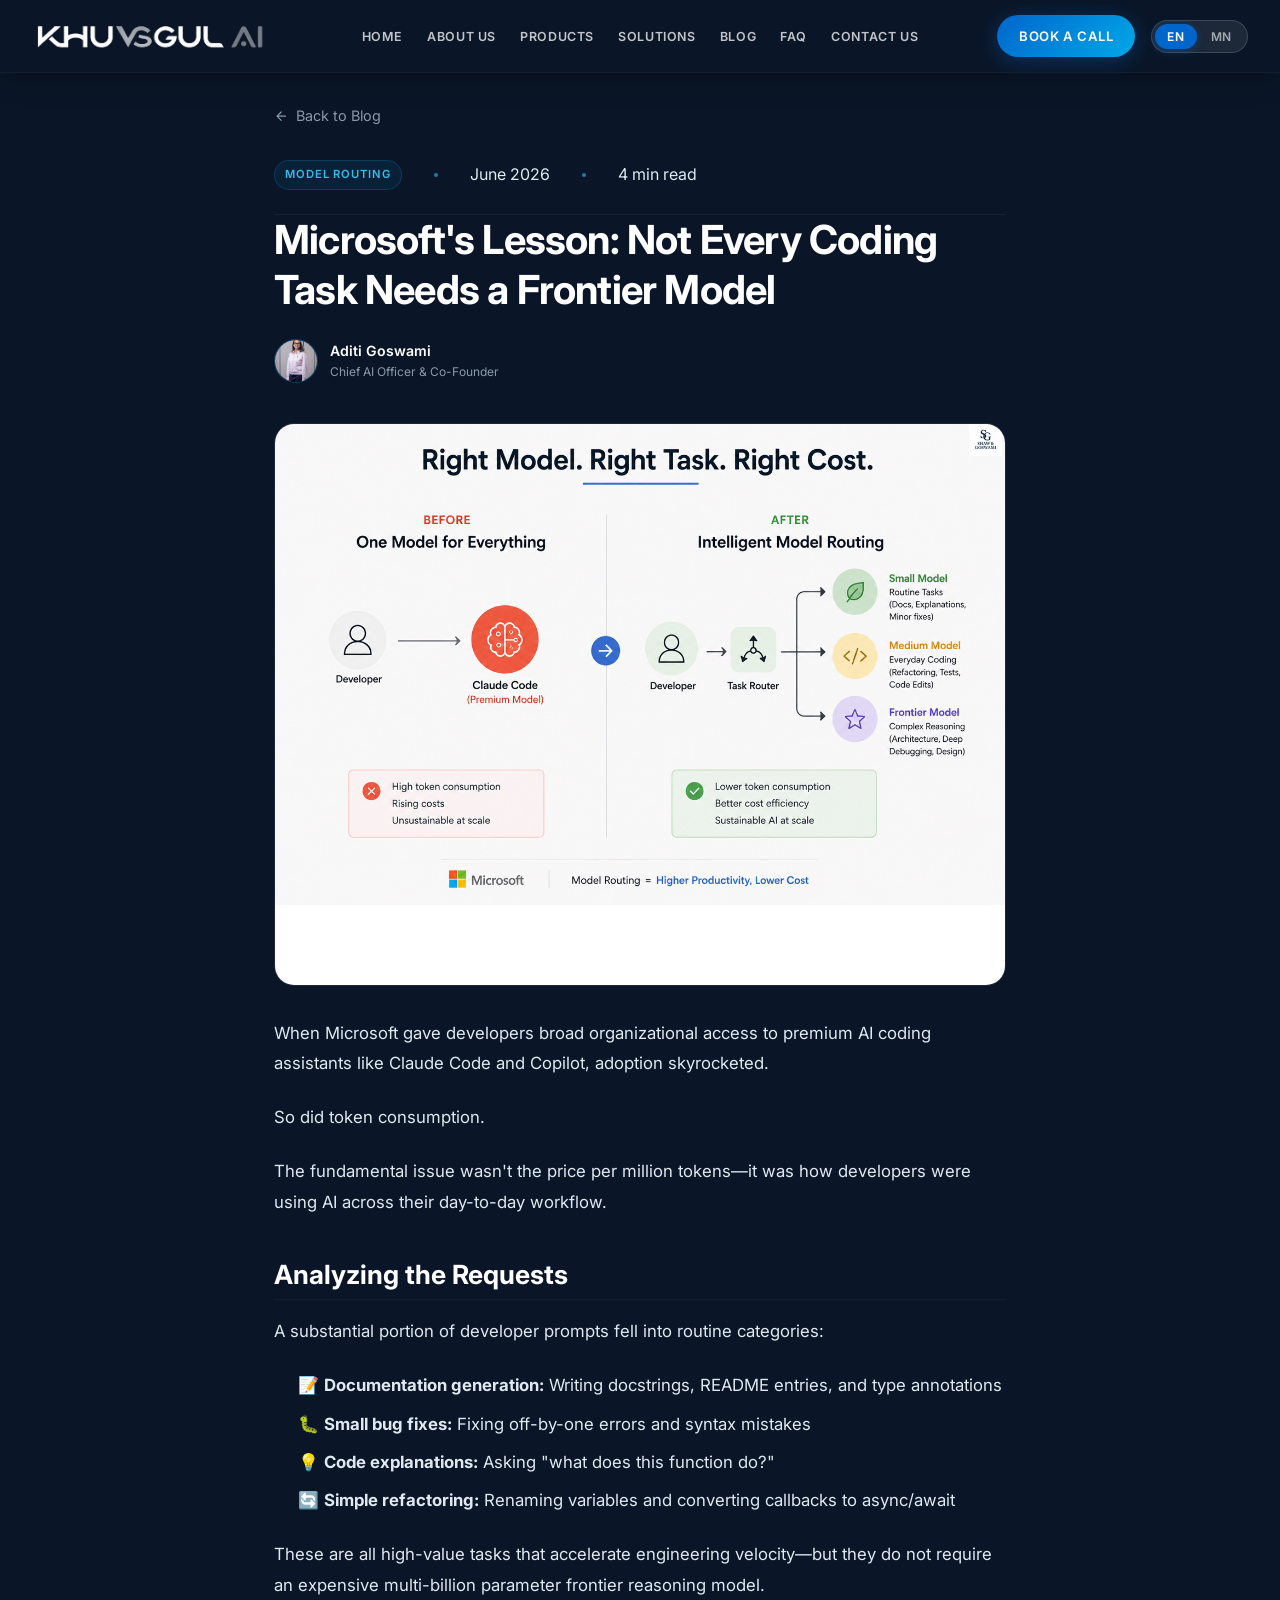
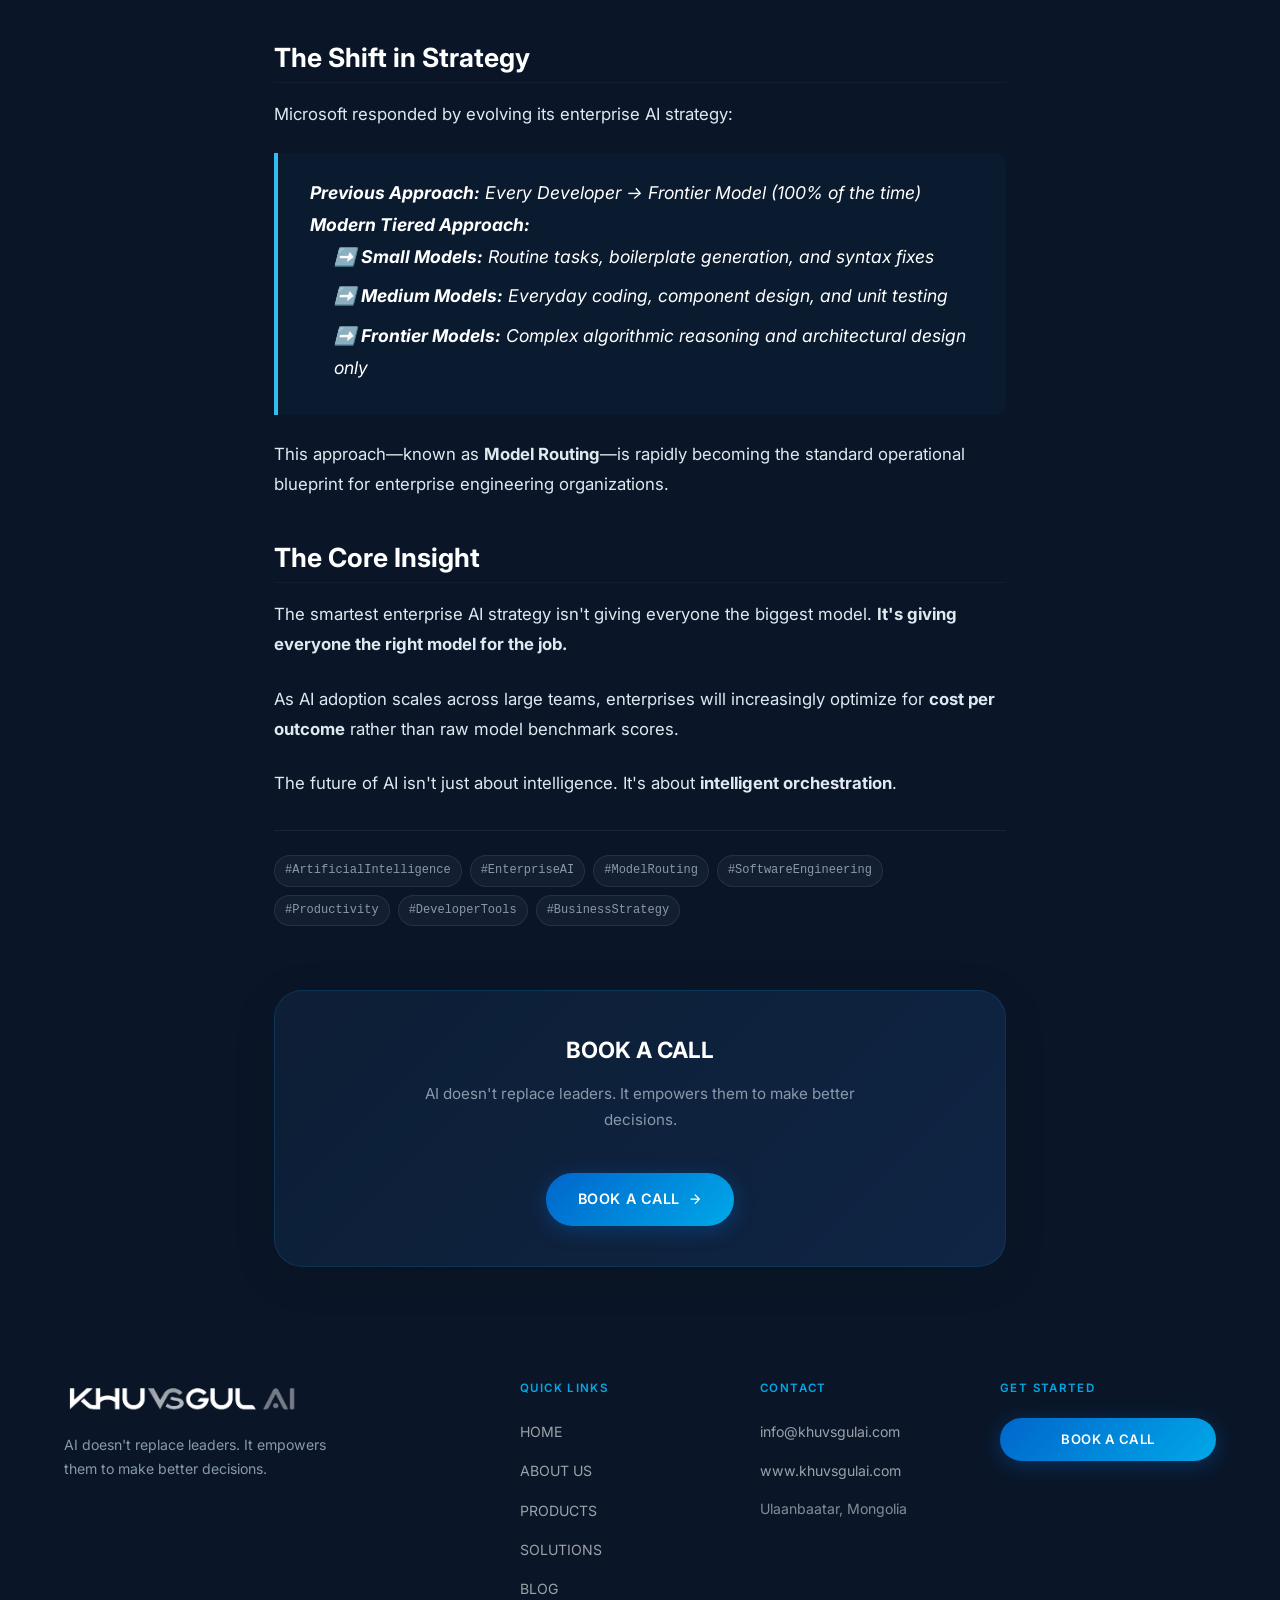
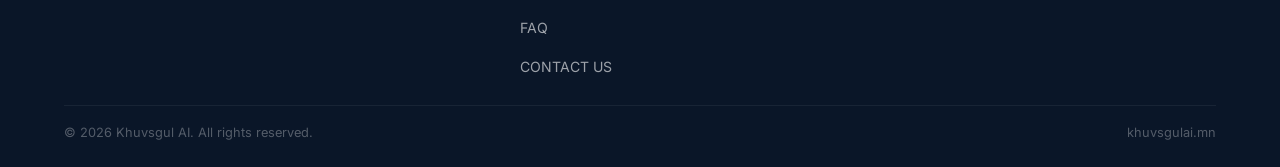
<file: blog/microsoft-enterprise-ai-model-routing/index.html>
<!DOCTYPE html>
<html lang="en">
<head>
  <meta charset="UTF-8" />
  <meta name="viewport" content="width=device-width, initial-scale=1.0" />
  <title>Microsoft's Lesson: Not Every Coding Task Needs a Frontier Model — Khuvsgul AI</title>
  <meta name="description" content="When Microsoft gave developers access to premium AI coding tools, token consumption skyrocketed. Learn why Model Routing and tiered model deployment is the future of software engineering." />
  <link rel="icon" type="image/png" href="/assets/images/logo.png" />
  <link rel="preconnect" href="https://fonts.googleapis.com" />
  <link rel="preconnect" href="https://fonts.gstatic.com" crossorigin />
  <link href="https://fonts.googleapis.com/css2?family=Inter:wght@300;400;500;600;700;800;900&display=swap" rel="stylesheet" />
  <link rel="stylesheet" href="/css/style.css" />
  <link rel="stylesheet" href="/css/nav.css" />
  <link rel="stylesheet" href="/css/animations.css" />
  <link rel="stylesheet" href="/css/pages/blog.css" />
</head>
<body class="bg-dark">

<!-- ── Navigation ─────────────────────────────────────────── -->
<nav class="nav scrolled" role="navigation" aria-label="Main navigation">
  <div class="nav__inner">
    <a href="/#home" class="nav__logo" aria-label="Khuvsgul AI Home">
      <img src="/assets/images/logo.png" alt="Khuvsgul AI Logo" class="nav__logo-img" width="140" height="38" />
    </a>
    
    <ul class="nav__links" role="list">
      <li><a href="/#home"      class="nav__link"            data-section="home"      data-i18n="nav.home">HOME</a></li>
      <li><a href="/#about"     class="nav__link"            data-section="about"     data-i18n="nav.about">ABOUT US</a></li>
      <li><a href="/#products"  class="nav__link"            data-section="products"  data-i18n="nav.products">PRODUCTS</a></li>
      <li><a href="/#products"  class="nav__link"            data-section="solutions" data-i18n="nav.solutions">SOLUTIONS</a></li>
      <li><a href="/blog/"      class="nav__link spy-active" data-section="blog"      data-i18n="nav.blog">BLOG</a></li>
      <li><a href="/#faq"       class="nav__link"            data-section="faq"       data-i18n="nav.faq">FAQ</a></li>
      <li><a href="/#contact"   class="nav__link"            data-section="contact"   data-i18n="nav.contact">CONTACT US</a></li>
    </ul>

    <div class="nav__controls">
      <a href="https://calendly.com/khuvsgulai-info/30min" target="_blank" rel="noopener noreferrer" class="btn btn--primary btn--sm" data-i18n="cta.book-demo">BOOK A CALL</a>
      <div class="lang-toggle" role="group" aria-label="Language selection">
        <button class="lang-btn active" data-lang="en">EN</button>
        <button class="lang-btn" data-lang="mn">MN</button>
      </div>
      <button class="nav__hamburger" id="hamburger" aria-label="Open menu" aria-expanded="false" aria-controls="nav-drawer">
        <span></span><span></span><span></span>
      </button>
    </div>
  </div>
</nav>

<!-- Mobile Drawer -->
<div class="nav__drawer" id="nav-drawer" role="dialog" aria-label="Mobile navigation" aria-modal="true">
  <nav class="nav__drawer-links" aria-label="Mobile navigation links">
    <a href="/#home"      class="nav__drawer-link" data-section="home"      data-i18n="nav.home">HOME</a>
    <a href="/#about"     class="nav__drawer-link" data-section="about"     data-i18n="nav.about">ABOUT US</a>
    <a href="/#products"  class="nav__drawer-link" data-section="products"  data-i18n="nav.products">PRODUCTS</a>
    <a href="/#products"  class="nav__drawer-link" data-section="solutions" data-i18n="nav.solutions">SOLUTIONS</a>
    <a href="/blog/"      class="nav__drawer-link spy-active" data-section="blog" data-i18n="nav.blog">BLOG</a>
    <a href="/#faq"       class="nav__drawer-link" data-section="faq"       data-i18n="nav.faq">FAQ</a>
    <a href="/#contact"   class="nav__drawer-link" data-section="contact"   data-i18n="nav.contact">CONTACT US</a>
  </nav>
  <div class="nav__drawer-footer">
    <a href="https://calendly.com/khuvsgulai-info/30min" target="_blank" rel="noopener noreferrer" class="btn btn--primary btn--sm" data-i18n="cta.book-demo">BOOK A CALL</a>
    <div class="lang-toggle" role="group">
      <button class="lang-btn active" data-lang="en">EN</button>
      <button class="lang-btn" data-lang="mn">MN</button>
    </div>
  </div>
</div>

<main>
  <!-- ── Blog Post Template ───────────────────────────────── -->
  <section class="section post-section" style="padding-top: calc(var(--nav-height) + var(--space-8));">
    <div class="container post-container">
      
      <!-- Back Link -->
      <a href="/blog/" class="post-back-link">
        <svg class="svg-icon" width="16" height="16" viewBox="0 0 24 24" fill="none" style="stroke: currentColor; stroke-width: 2; stroke-linecap: round; stroke-linejoin: round;"><path d="M19 12H5M12 19l-7-7 7-7"/></svg>
        <span data-i18n="blog.post.back">Back to Blog</span>
      </a>

      <!-- Article Header -->
      <article class="post-article">
        <header class="post-header">
          <div class="post-meta">
            <span class="blog-badge post-category" data-i18n="blog.post3.badge">MODEL ROUTING</span>
            <span class="dot"></span>
            <span class="post-date" data-i18n="blog.post3.date">June 2026</span>
            <span class="dot"></span>
            <span class="post-read-time" data-i18n="blog.post3.read">4 min read</span>
          </div>
          
          <h1 class="post-title" data-i18n="blog.post3.title">Microsoft's Lesson: Not Every Coding Task Needs a Frontier Model</h1>
          
          <div class="post-author" style="margin-top: var(--space-6);">
            <div class="post-author__avatar">
              <img src="/assets/images/team/aditi.jpg" alt="Aditi Goswami" style="width:100%; height:100%; object-fit:cover;" loading="lazy" />
            </div>
            <div class="post-author__info">
              <span class="post-author__name" data-i18n="team.aditi.name">Aditi Goswami</span>
              <span class="post-author__role" data-i18n="team.aditi.title">Chief AI Officer & Co-Founder</span>
            </div>
          </div>
        </header>

        <!-- Featured Banner Graphic -->
        <div style="margin-bottom: var(--space-8); border-radius: var(--radius-lg); overflow: hidden; border: 1px solid rgba(255, 255, 255, 0.08);">
          <img src="/assets/images/blog/post-3.png" alt="Microsoft AI Model Routing" style="width: 100%; height: auto; display: block;" />
        </div>

        <!-- Article Content -->
        <div class="post-content" data-i18n="blog.post3.body_html" data-i18n-html style="margin-top: var(--space-8);">
          <p>
            When Microsoft gave developers broad organizational access to premium AI coding assistants like Claude Code and Copilot, adoption skyrocketed.
          </p>

          <p>
            So did token consumption.
          </p>

          <p>
            The fundamental issue wasn't the price per million tokens—it was how developers were using AI across their day-to-day workflow.
          </p>

          <h2>Analyzing the Requests</h2>

          <p>
            A substantial portion of developer prompts fell into routine categories:
          </p>

          <ul>
            <li>📝 <strong>Documentation generation:</strong> Writing docstrings, README entries, and type annotations</li>
            <li>🐛 <strong>Small bug fixes:</strong> Fixing off-by-one errors and syntax mistakes</li>
            <li>💡 <strong>Code explanations:</strong> Asking "what does this function do?"</li>
            <li>🔄 <strong>Simple refactoring:</strong> Renaming variables and converting callbacks to async/await</li>
          </ul>

          <p>
            These are all high-value tasks that accelerate engineering velocity—but they do not require an expensive multi-billion parameter frontier reasoning model.
          </p>

          <h2>The Shift in Strategy</h2>

          <p>
            Microsoft responded by evolving its enterprise AI strategy:
          </p>

          <blockquote style="margin: var(--space-6) 0;">
            <p><strong>Previous Approach:</strong> Every Developer &rarr; Frontier Model (100% of the time)</p>
            <p><strong>Modern Tiered Approach:</strong></p>
            <ul style="margin-bottom: 0;">
              <li>➡️ <strong>Small Models:</strong> Routine tasks, boilerplate generation, and syntax fixes</li>
              <li>➡️ <strong>Medium Models:</strong> Everyday coding, component design, and unit testing</li>
              <li>➡️ <strong>Frontier Models:</strong> Complex algorithmic reasoning and architectural design only</li>
            </ul>
          </blockquote>

          <p>
            This approach—known as <strong>Model Routing</strong>—is rapidly becoming the standard operational blueprint for enterprise engineering organizations.
          </p>

          <h2>The Core Insight</h2>

          <p>
            The smartest enterprise AI strategy isn't giving everyone the biggest model. <strong>It's giving everyone the right model for the job.</strong>
          </p>

          <p>
            As AI adoption scales across large teams, enterprises will increasingly optimize for <strong>cost per outcome</strong> rather than raw model benchmark scores.
          </p>

          <p>
            The future of AI isn't just about intelligence. It's about <strong>intelligent orchestration</strong>.
          </p>

          <div class="post-tags">
            <span class="post-tag">#ArtificialIntelligence</span>
            <span class="post-tag">#EnterpriseAI</span>
            <span class="post-tag">#ModelRouting</span>
            <span class="post-tag">#SoftwareEngineering</span>
            <span class="post-tag">#Productivity</span>
            <span class="post-tag">#DeveloperTools</span>
            <span class="post-tag">#BusinessStrategy</span>
          </div>
        </div>

        <!-- Article Footer CTA -->
        <div class="post-footer-cta reveal">
          <h3 data-i18n="cta.book-demo">BOOK A CALL</h3>
          <p data-i18n="footer.tagline">AI doesn't replace leaders. It empowers them to make better decisions.</p>
          <a href="https://calendly.com/khuvsgulai-info/30min" target="_blank" rel="noopener noreferrer" class="btn btn--primary" style="display:inline-flex; align-items:center; justify-content:center; gap:var(--space-2); margin-top:var(--space-4);">
            <span data-i18n="cta.book-demo">BOOK A CALL</span>
            <svg class="svg-icon" width="16" height="16" viewBox="0 0 24 24" fill="none" style="stroke: currentColor; stroke-width: 2; stroke-linecap: round; stroke-linejoin: round;"><path d="M5 12h14M12 5l7 7-7 7"/></svg>
          </a>
        </div>
      </article>

    </div>
  </section>
</main>

<!-- ── Footer ─────────────────────────────────────────────── -->
<footer class="bg-dark site-footer" role="contentinfo">
  <div class="container">
    <div class="footer-grid">
      <div>
        <a href="/#home"><img src="/assets/images/logo.png" alt="Khuvsgul AI" class="nav__logo-img" width="140" height="38" loading="lazy" /></a>
        <p style="font-size:0.88rem;color:var(--text-muted-dark);margin-top:var(--space-4);max-width:280px;line-height:1.7;" data-i18n="footer.tagline">AI doesn't replace leaders. It empowers them to make better decisions.</p>
      </div>
      <div>
        <div style="font-size:0.72rem;font-weight:600;letter-spacing:0.12em;text-transform:uppercase;color:var(--cyan-400);margin-bottom:var(--space-5);" data-i18n="footer.links">Quick Links</div>
        <ul style="display:flex;flex-direction:column;gap:var(--space-3);">
          <li><a href="/#home"      style="font-size:0.88rem;color:rgba(255,255,255,0.6);transition:color 0.2s;" data-i18n="nav.home">HOME</a></li>
          <li><a href="/#about"     style="font-size:0.88rem;color:rgba(255,255,255,0.6);transition:color 0.2s;" data-i18n="nav.about">ABOUT US</a></li>
          <li><a href="/#products"  style="font-size:0.88rem;color:rgba(255,255,255,0.6);transition:color 0.2s;" data-i18n="nav.products">PRODUCTS</a></li>
          <li><a href="/#products"  style="font-size:0.88rem;color:rgba(255,255,255,0.6);transition:color 0.2s;" data-i18n="nav.solutions">SOLUTIONS</a></li>
          <li><a href="/blog/"      style="font-size:0.88rem;color:rgba(255,255,255,0.6);transition:color 0.2s;" data-i18n="nav.blog">BLOG</a></li>
          <li><a href="/#faq"       style="font-size:0.88rem;color:rgba(255,255,255,0.6);transition:color 0.2s;" data-i18n="nav.faq">FAQ</a></li>
          <li><a href="/#contact"   style="font-size:0.88rem;color:rgba(255,255,255,0.6);transition:color 0.2s;" data-i18n="nav.contact">CONTACT US</a></li>
        </ul>
      </div>
      <div>
        <div style="font-size:0.72rem;font-weight:600;letter-spacing:0.12em;text-transform:uppercase;color:var(--cyan-400);margin-bottom:var(--space-5);" data-i18n="footer.contact-title">Contact</div>
        <ul style="display:flex;flex-direction:column;gap:var(--space-3);">
          <li><a href="mailto:info@khuvsgulai.com" style="font-size:0.88rem;color:rgba(255,255,255,0.6);">info@khuvsgulai.com</a></li>
          <li><a href="https://www.khuvsgulai.com" style="font-size:0.88rem;color:rgba(255,255,255,0.6);">www.khuvsgulai.com</a></li>
          <li style="font-size:0.88rem;color:rgba(255,255,255,0.5);" data-i18n="contact.details.city">Ulaanbaatar, Mongolia</li>
        </ul>
      </div>
      <div>
        <div style="font-size:0.72rem;font-weight:600;letter-spacing:0.12em;text-transform:uppercase;color:var(--cyan-400);margin-bottom:var(--space-5);">Get Started</div>
        <a href="https://calendly.com/khuvsgulai-info/30min" target="_blank" rel="noopener noreferrer" class="btn btn--primary btn--sm" style="width:100%;justify-content:center;" data-i18n="cta.book-demo">BOOK A CALL</a>
      </div>
    </div>
    <div class="footer-bottom">
      <p style="font-size:0.8rem;color:rgba(255,255,255,0.3);">
        &copy; <span class="footer-year">2025</span> <span data-i18n="footer.copyright">Khuvsgul AI. All rights reserved.</span>
      </p>
      <p style="font-size:0.8rem;color:rgba(255,255,255,0.3);">khuvsgulai.mn</p>
    </div>
  </div>
</footer>

<script src="/js/lang.js"></script>
<script src="/js/main.js"></script>
</body>
</html>
</file>
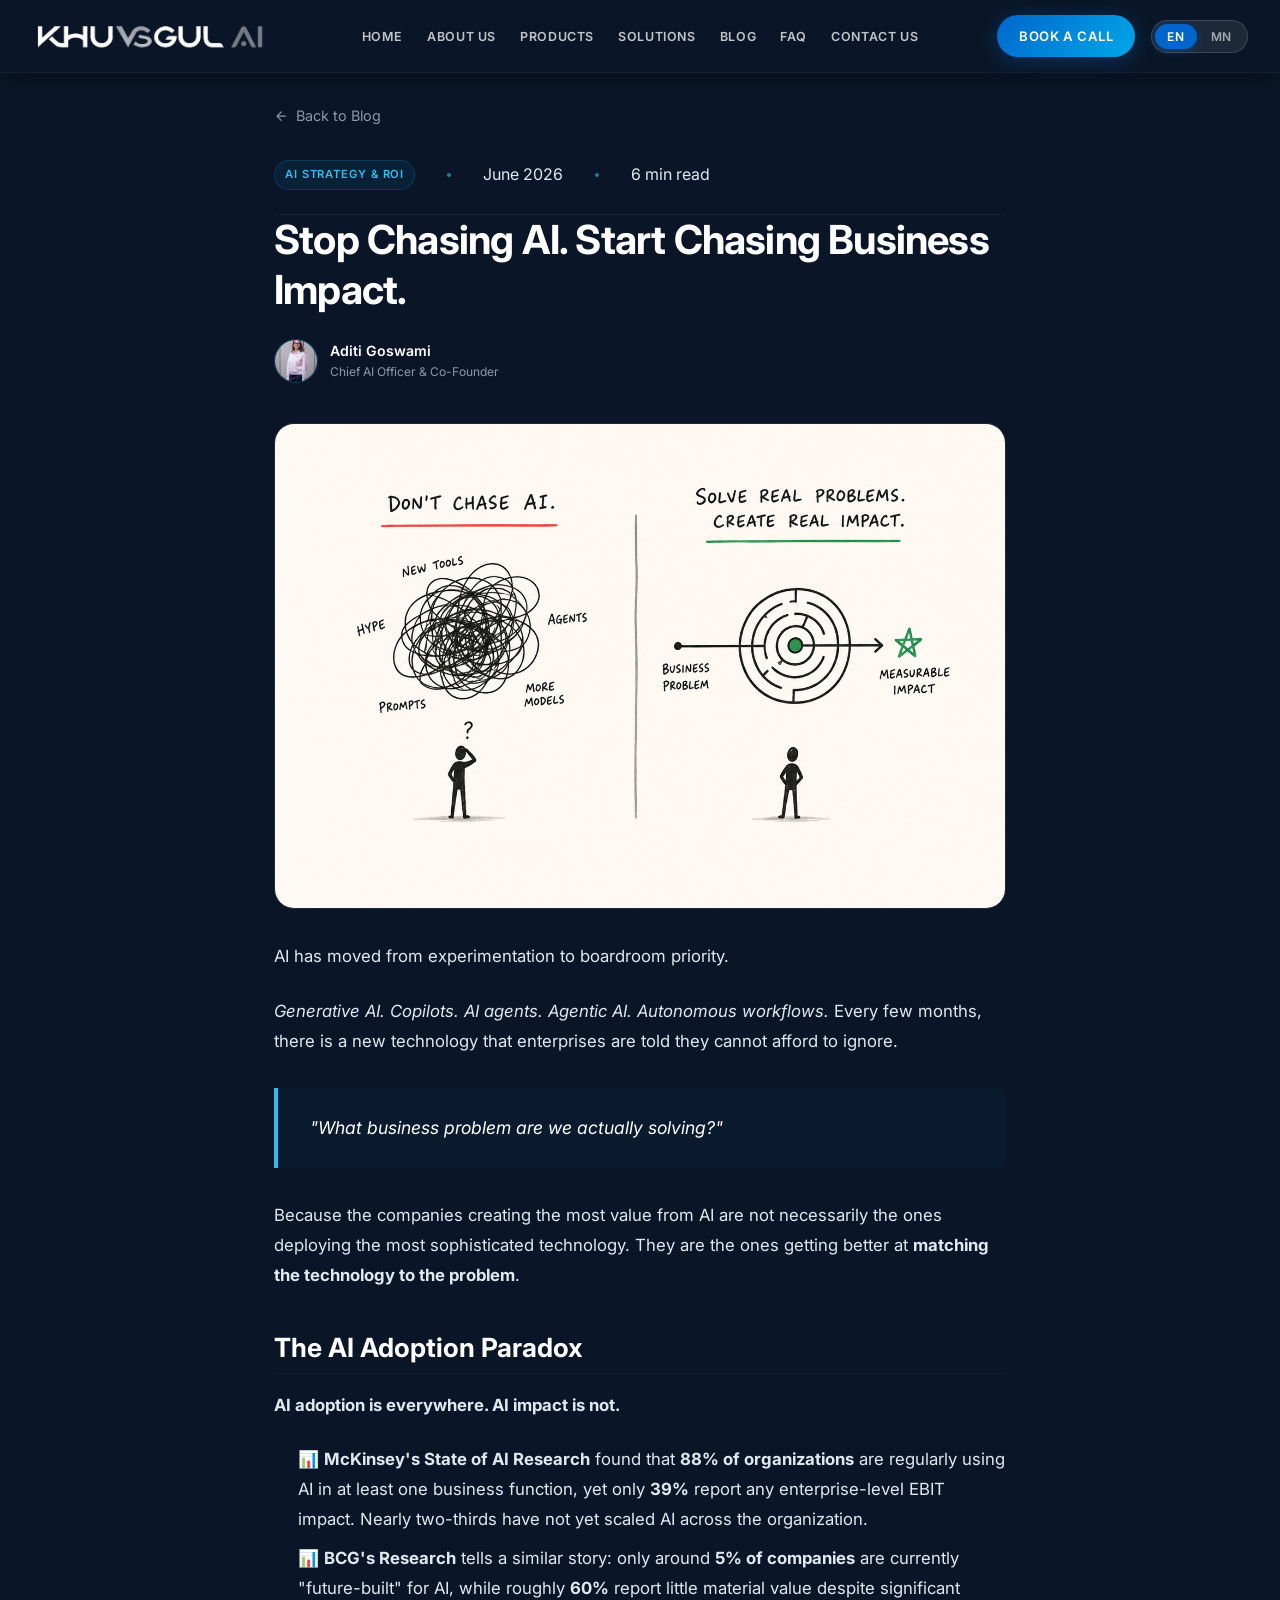
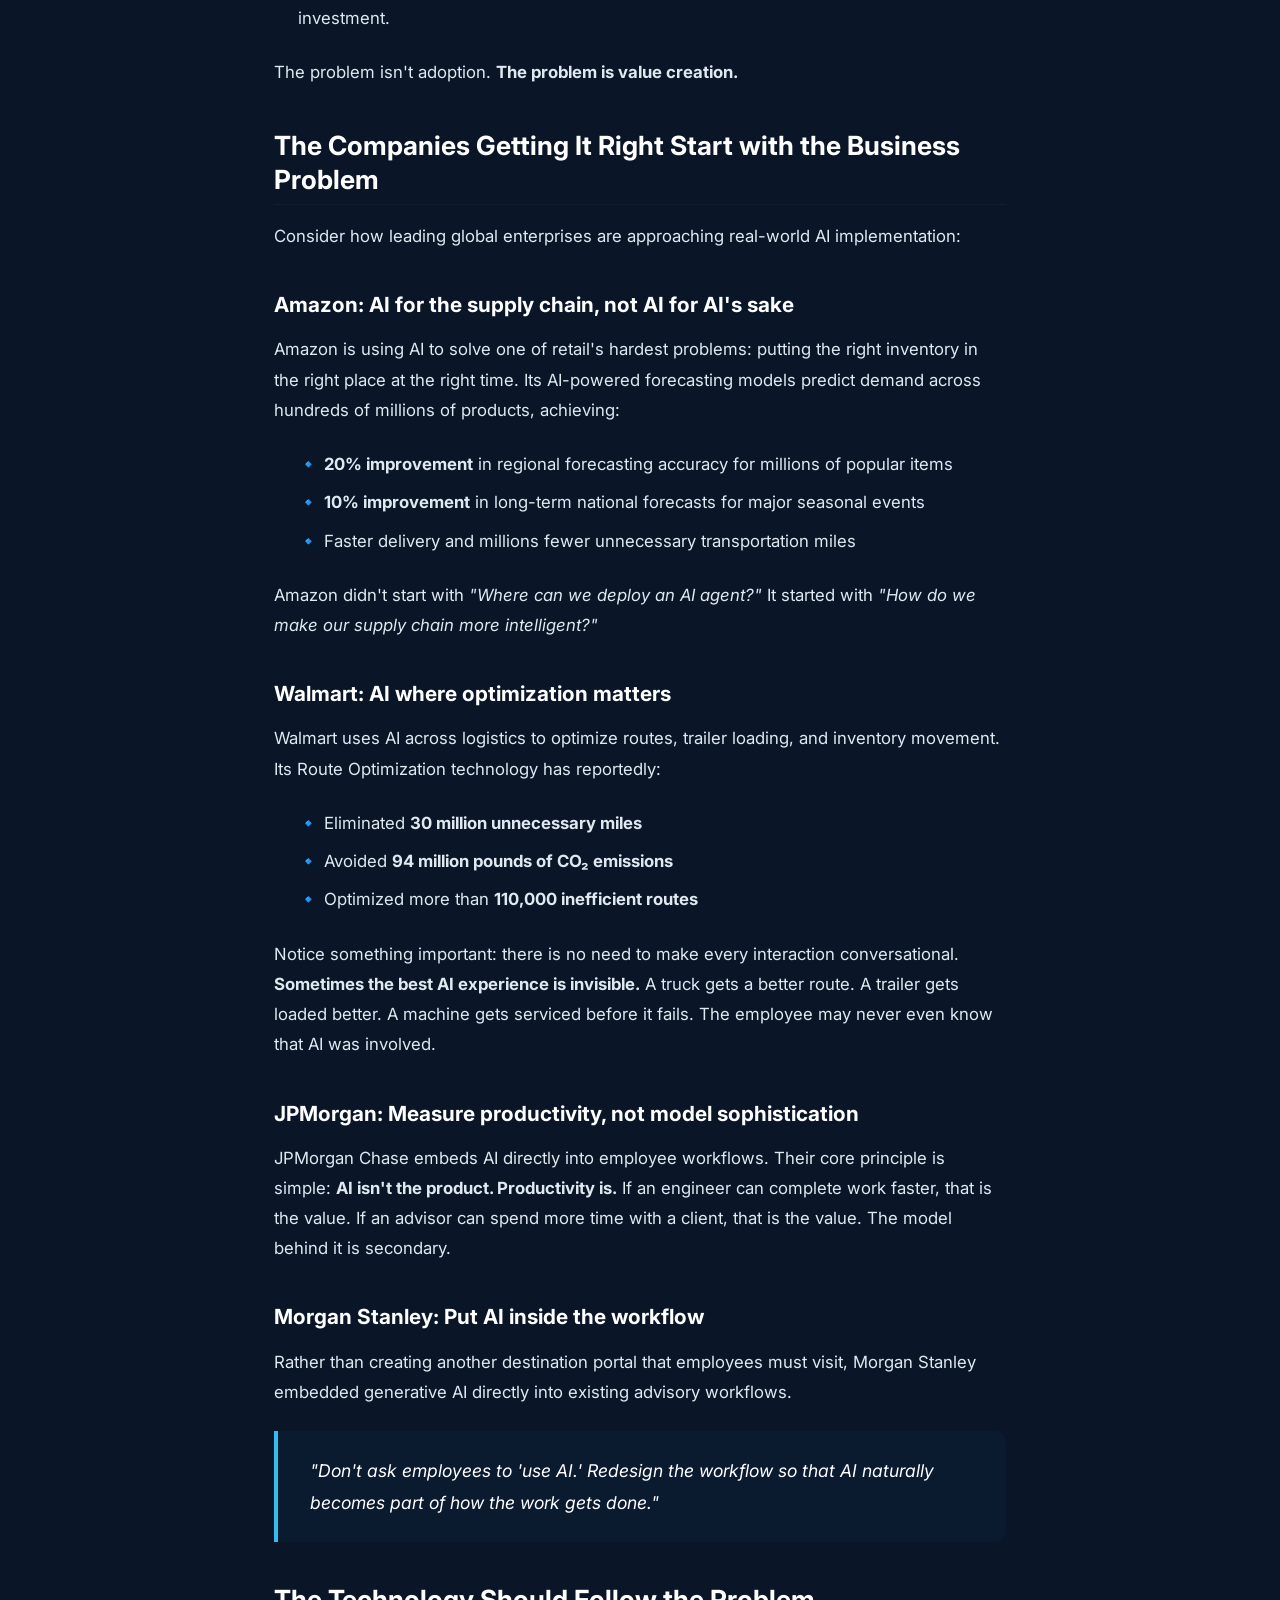
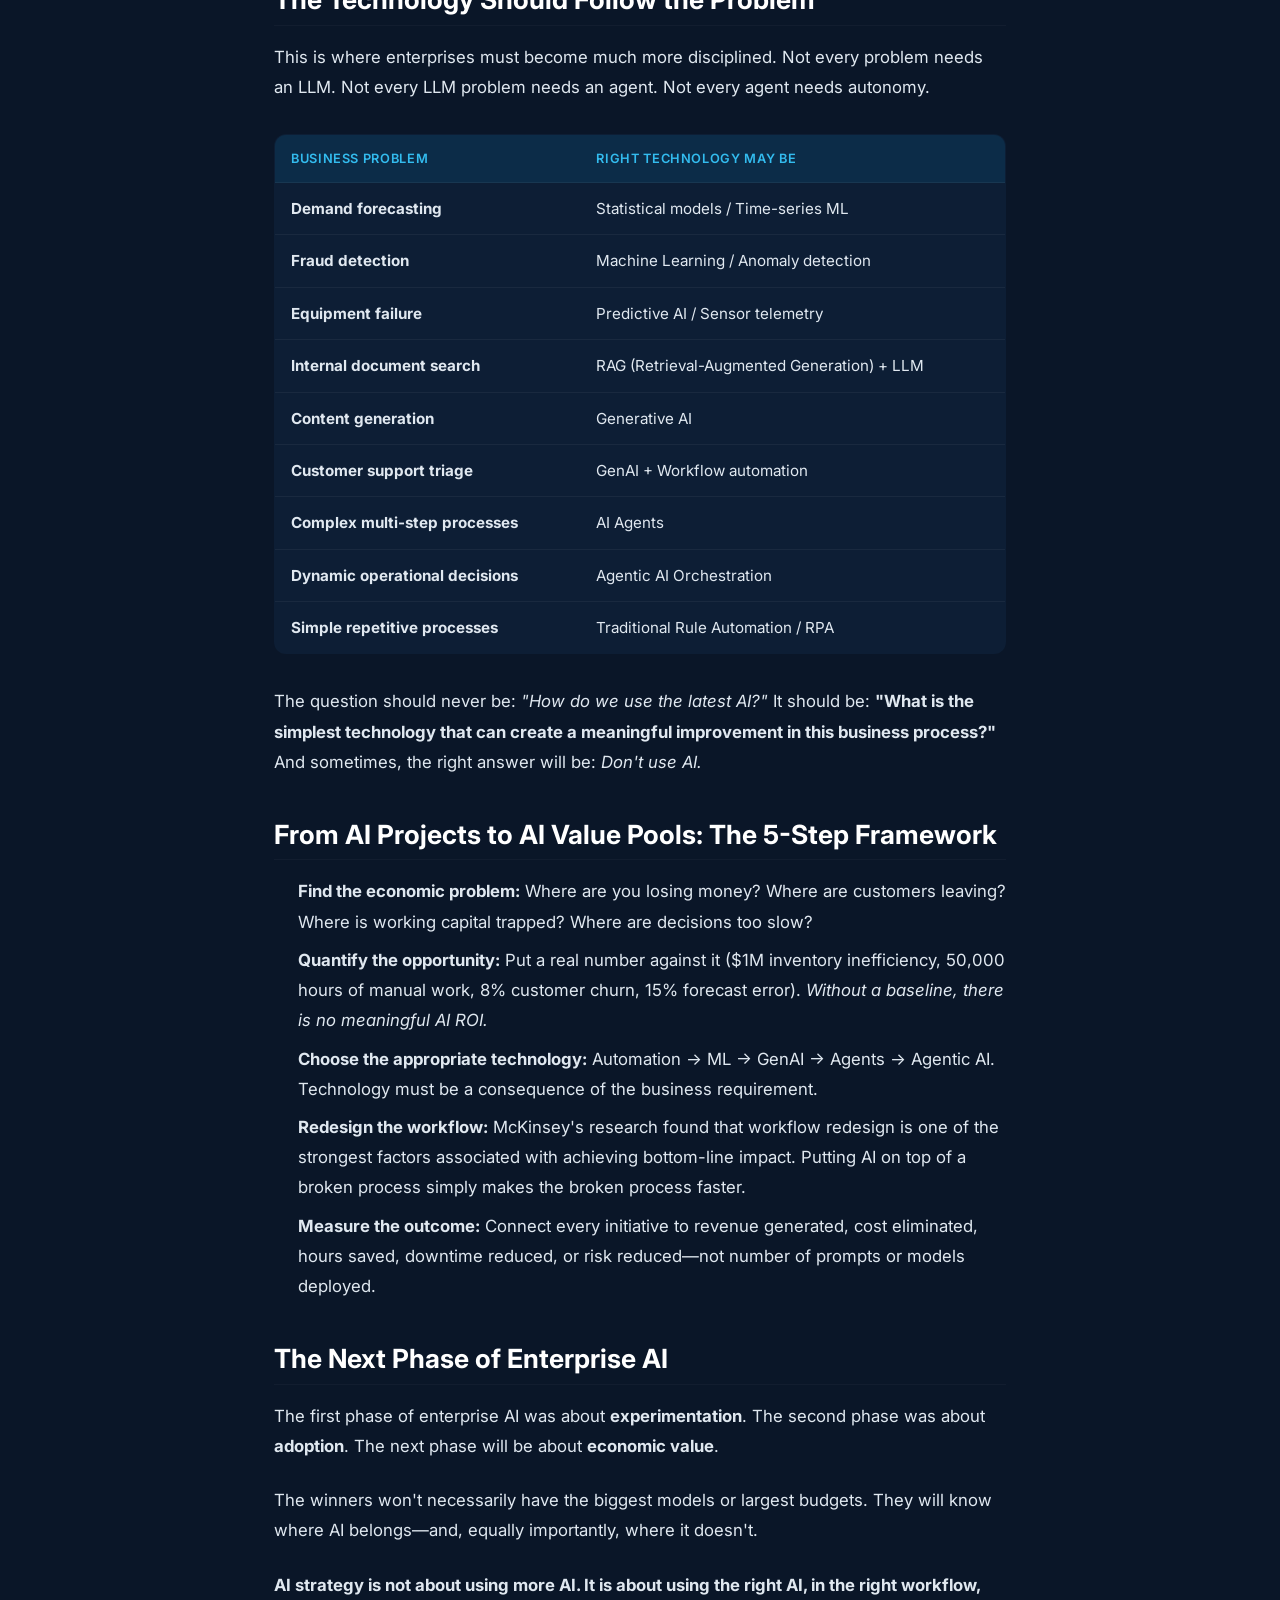
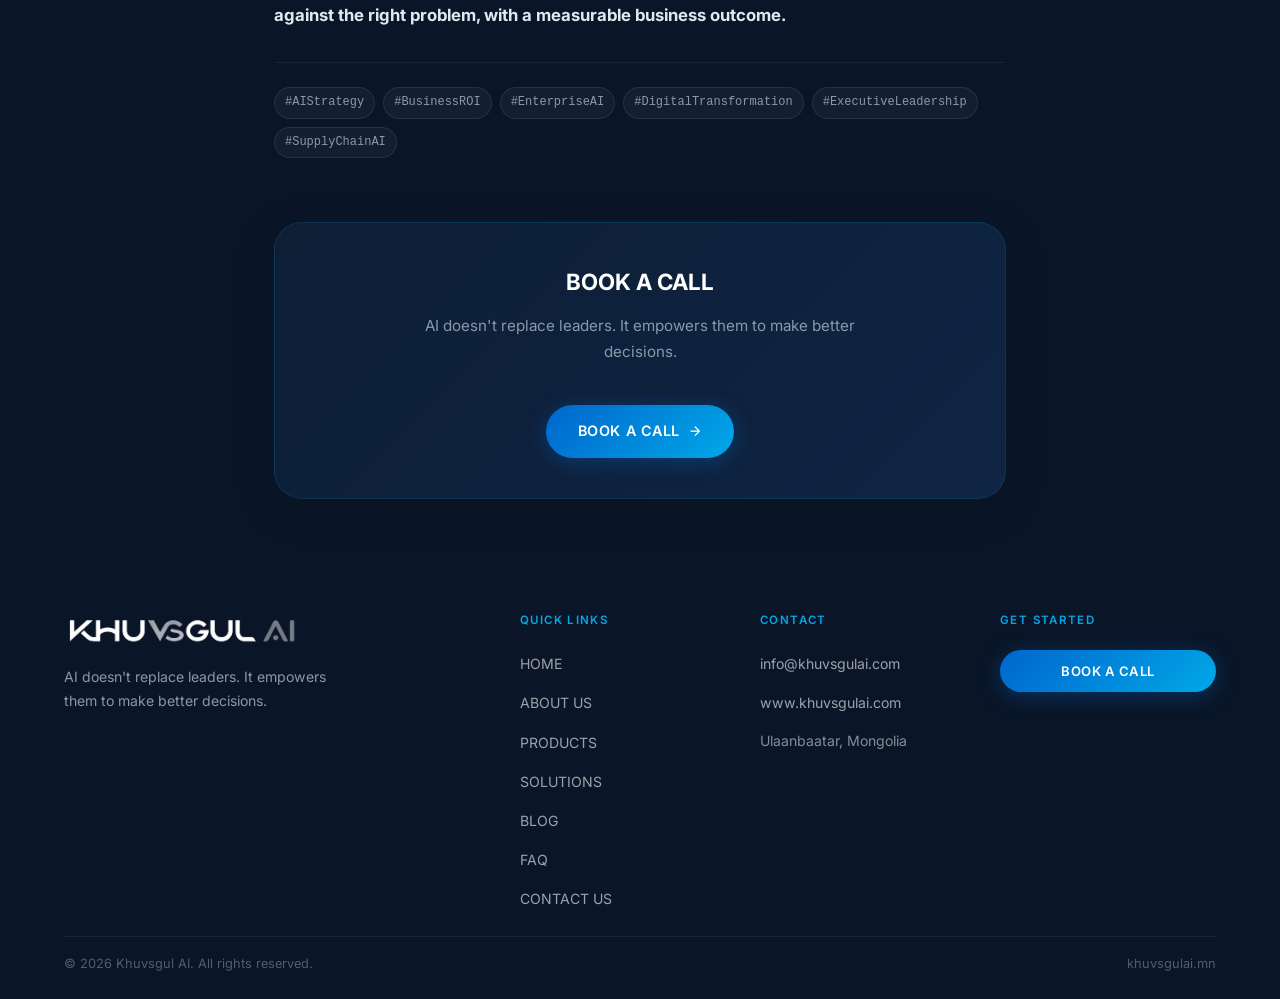
<file: blog/post/index.html>
<!DOCTYPE html>
<html lang="en">
<head>
  <meta charset="UTF-8" />
  <meta http-equiv="refresh" content="0; url=/blog/stop-chasing-ai-start-chasing-business-impact/" />
  <title>Redirecting to Featured Article — Khuvsgul AI</title>
  <link rel="canonical" href="/blog/stop-chasing-ai-start-chasing-business-impact/" />
  <script>
    window.location.href = "/blog/stop-chasing-ai-start-chasing-business-impact/";
  </script>
</head>
<body style="background: #020b18; color: #fff; font-family: sans-serif; display: flex; align-items: center; justify-content: center; height: 100vh; margin: 0;">
  <p>Redirecting to <a href="/blog/stop-chasing-ai-start-chasing-business-impact/" style="color: #00a8e8;">Stop Chasing AI. Start Chasing Business Impact</a>...</p>
</body>
</html>
</file>
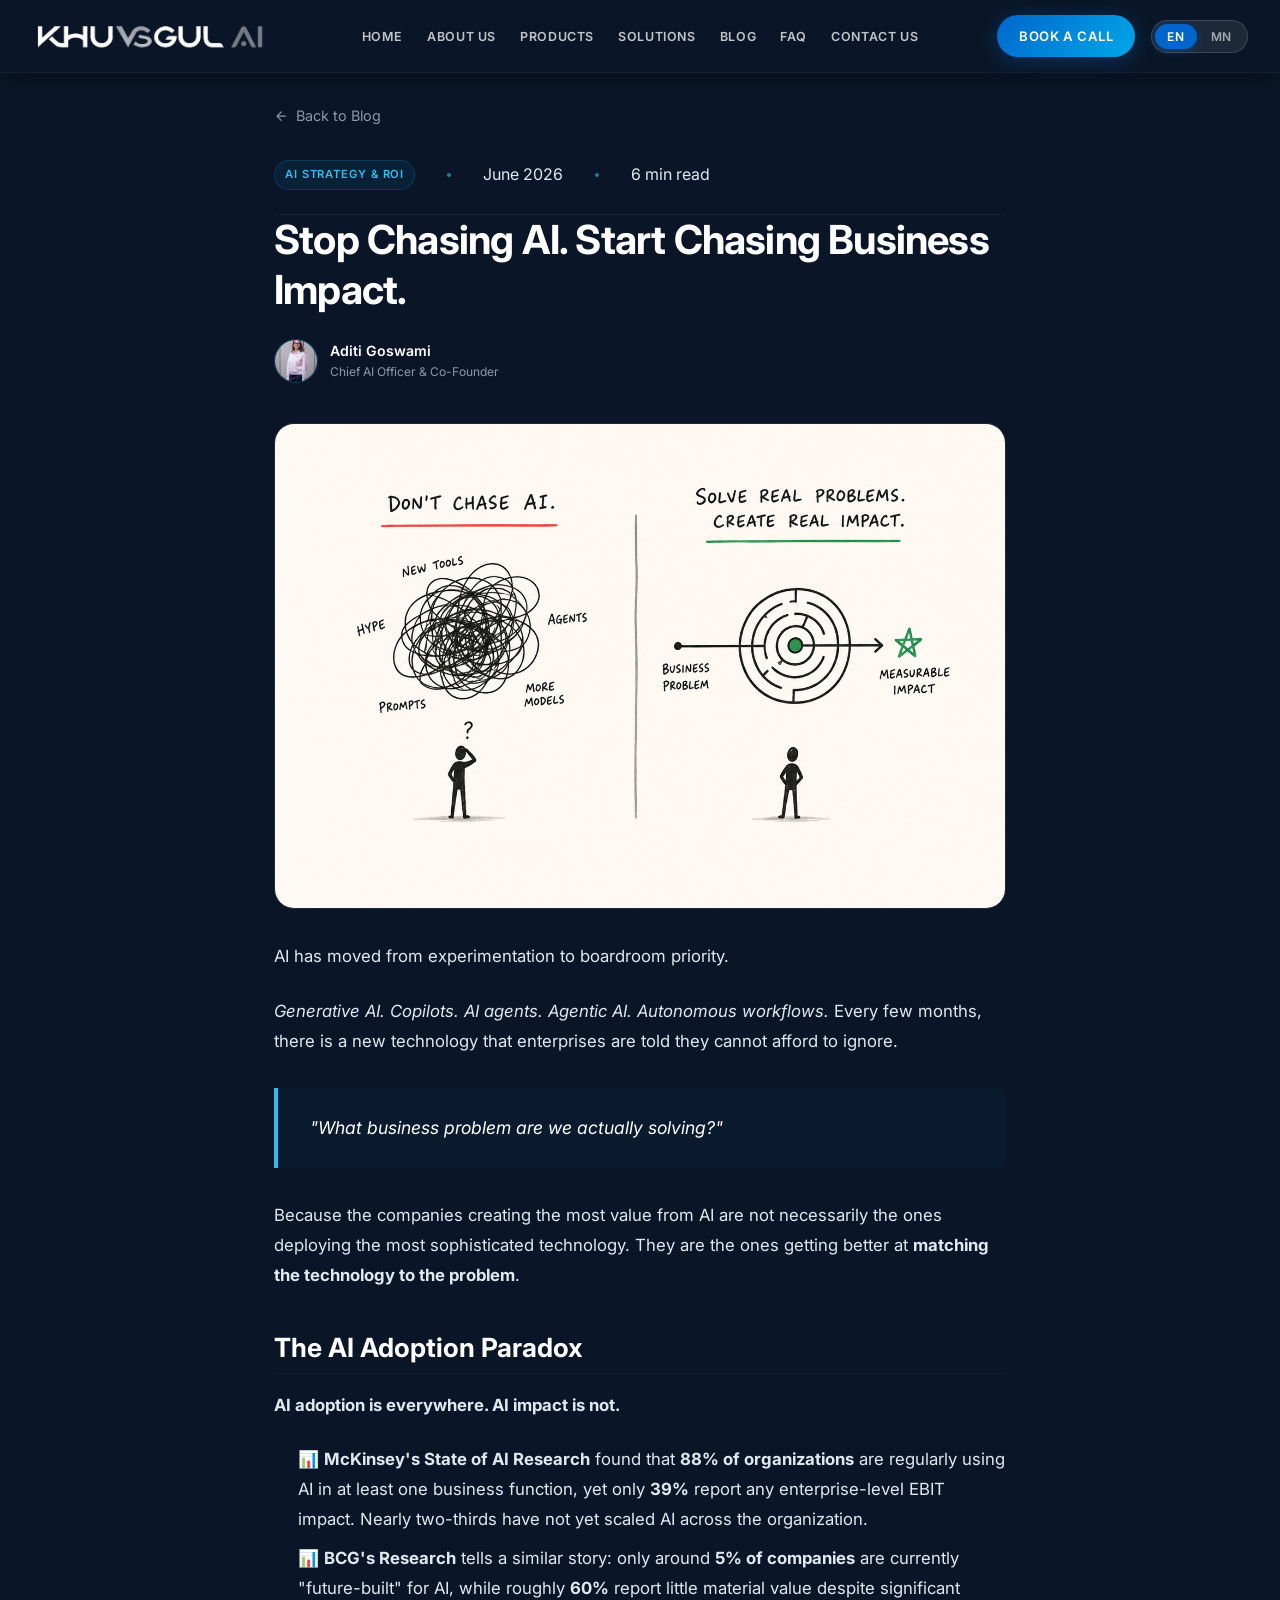
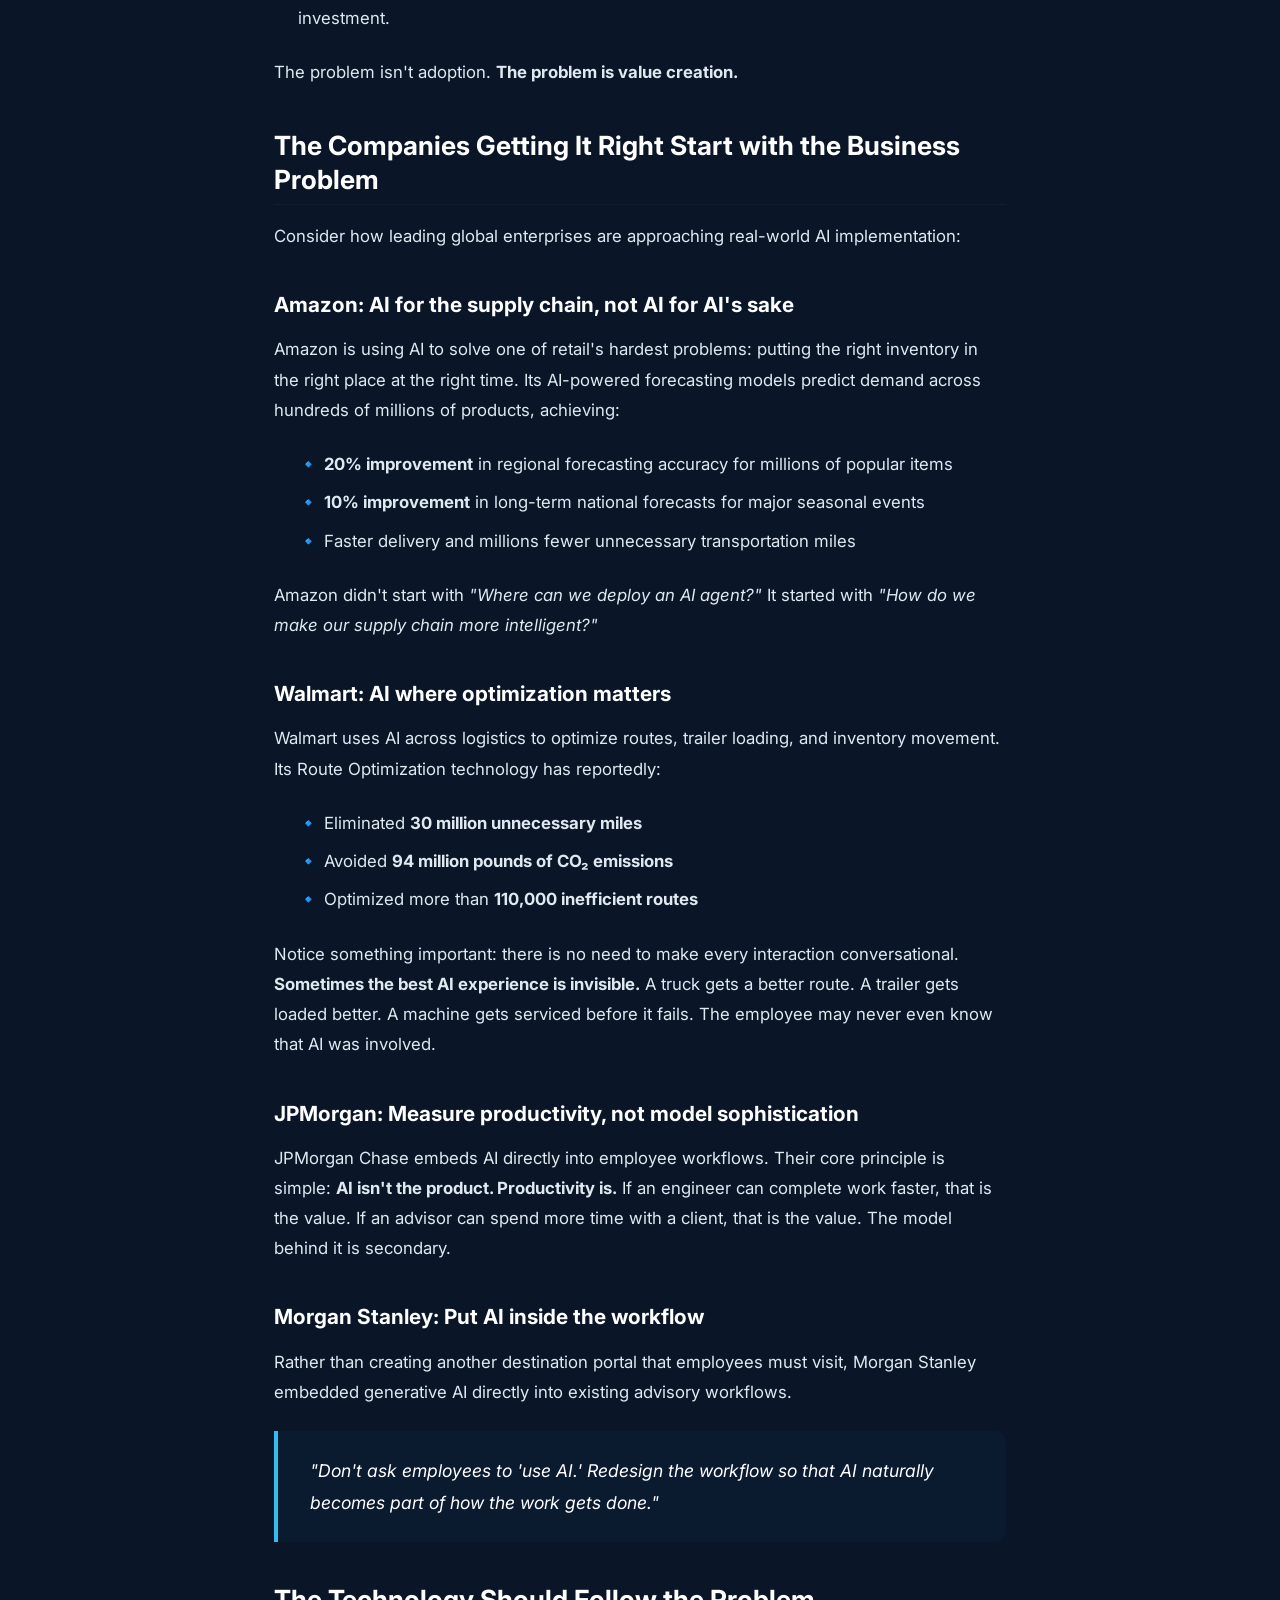
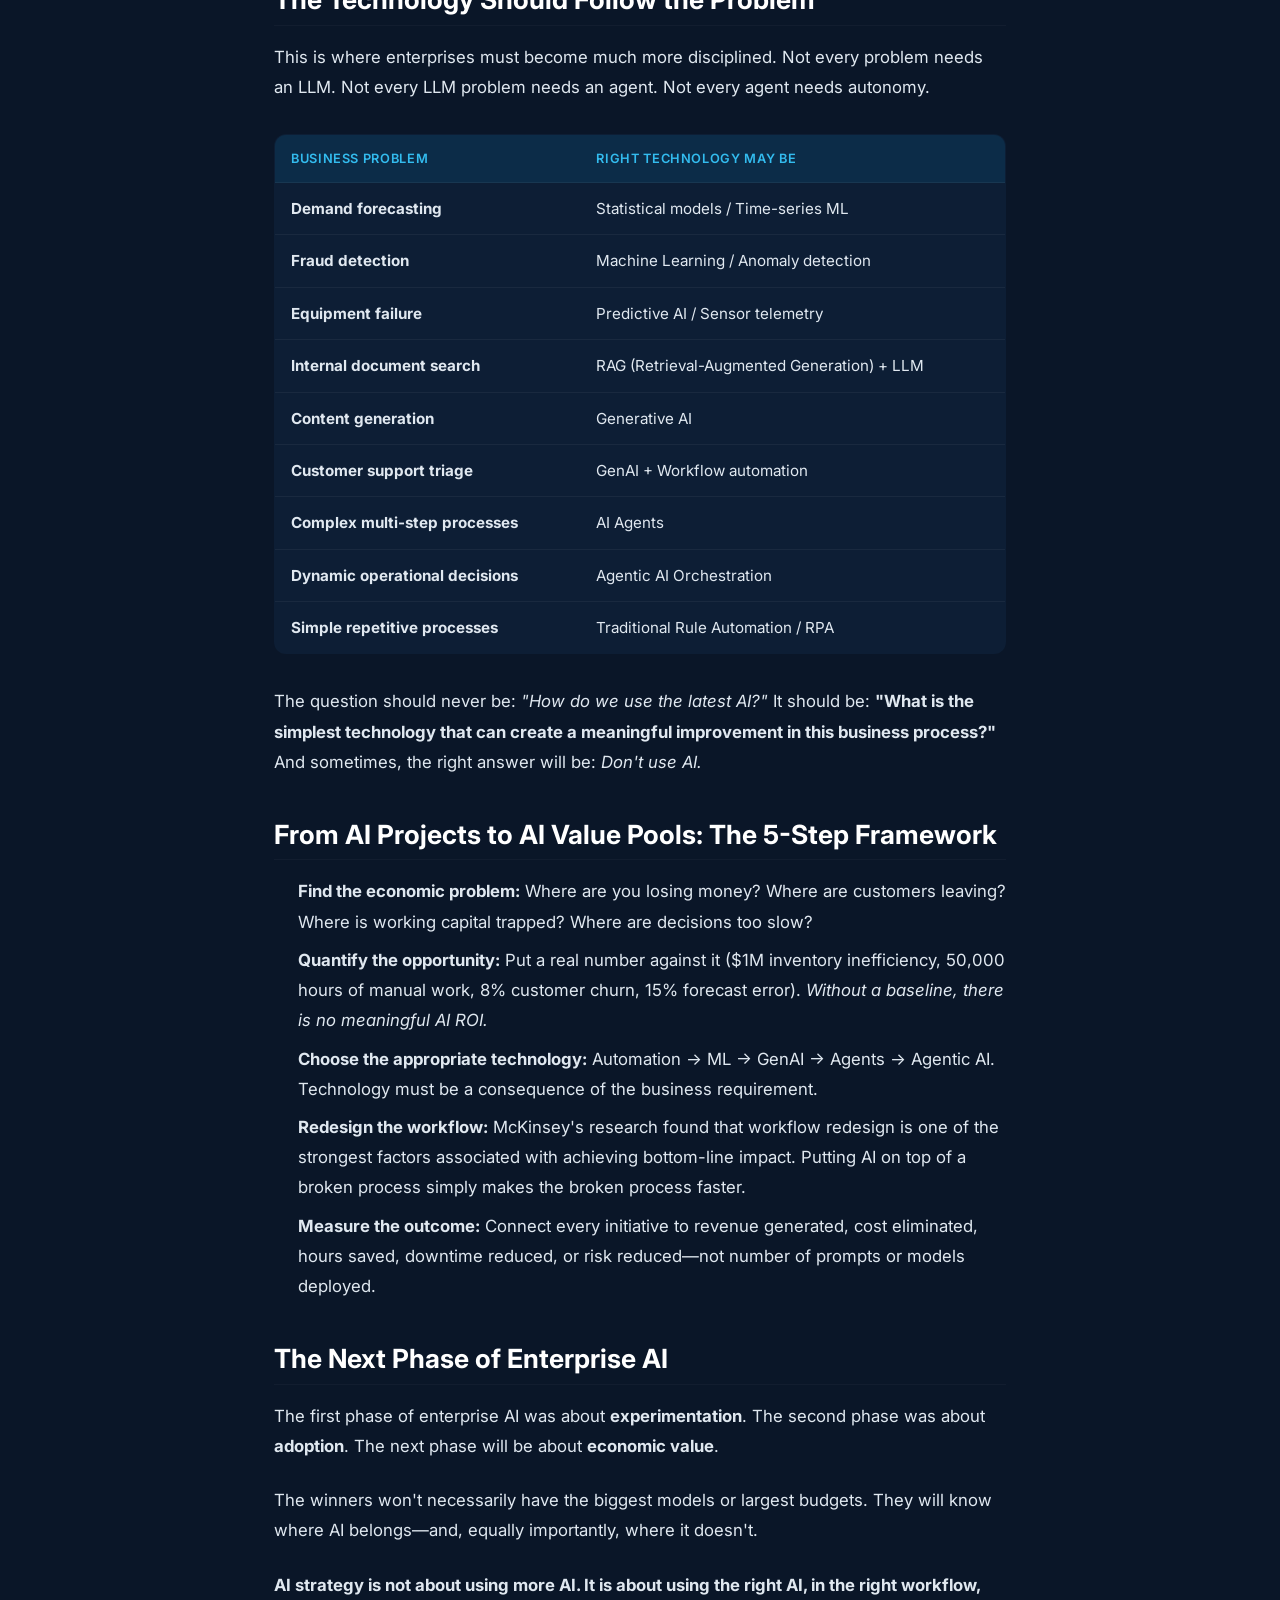
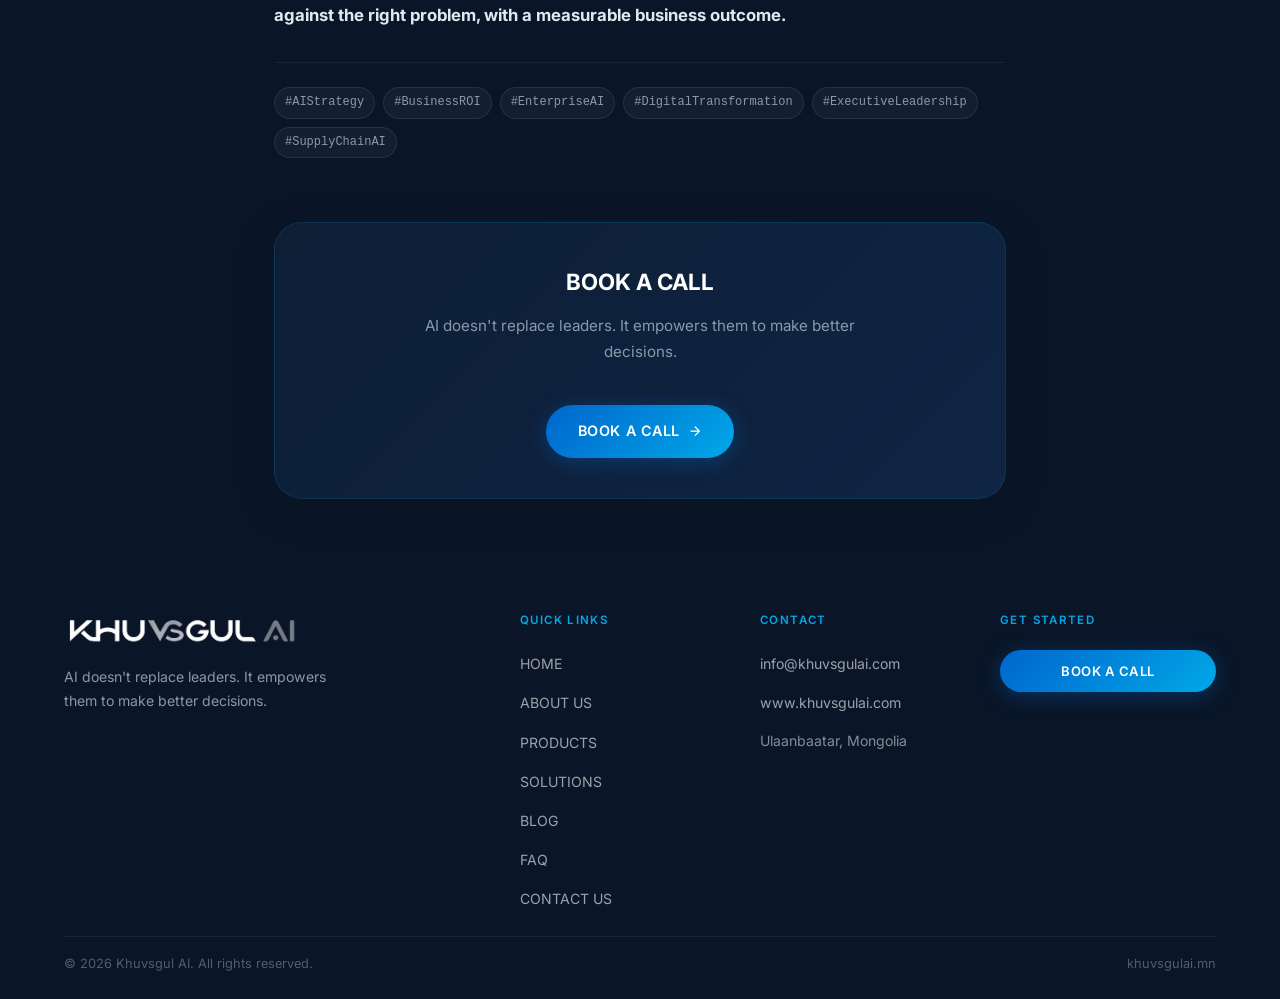
<file: blog/stop-chasing-ai-start-chasing-business-impact/index.html>
<!DOCTYPE html>
<html lang="en">
<head>
  <meta charset="UTF-8" />
  <meta name="viewport" content="width=device-width, initial-scale=1.0" />
  <title>Stop Chasing AI. Start Chasing Business Impact. — Khuvsgul AI</title>
  <meta name="description" content="88% of companies use AI, but only 39% see bottom-line EBIT impact. Learn the 5-step value pool roadmap used by top enterprises to match the right AI to the right business problem." />
  <link rel="icon" type="image/png" href="/assets/images/logo.png" />
  <link rel="preconnect" href="https://fonts.googleapis.com" />
  <link rel="preconnect" href="https://fonts.gstatic.com" crossorigin />
  <link href="https://fonts.googleapis.com/css2?family=Inter:wght@300;400;500;600;700;800;900&display=swap" rel="stylesheet" />
  <link rel="stylesheet" href="/css/style.css" />
  <link rel="stylesheet" href="/css/nav.css" />
  <link rel="stylesheet" href="/css/animations.css" />
  <link rel="stylesheet" href="/css/pages/blog.css" />
</head>
<body class="bg-dark">

<!-- ── Navigation ─────────────────────────────────────────── -->
<nav class="nav scrolled" role="navigation" aria-label="Main navigation">
  <div class="nav__inner">
    <a href="/#home" class="nav__logo" aria-label="Khuvsgul AI Home">
      <img src="/assets/images/logo.png" alt="Khuvsgul AI Logo" class="nav__logo-img" width="140" height="38" />
    </a>
    
    <ul class="nav__links" role="list">
      <li><a href="/#home"      class="nav__link"            data-section="home"      data-i18n="nav.home">HOME</a></li>
      <li><a href="/#about"     class="nav__link"            data-section="about"     data-i18n="nav.about">ABOUT US</a></li>
      <li><a href="/#products"  class="nav__link"            data-section="products"  data-i18n="nav.products">PRODUCTS</a></li>
      <li><a href="/#products"  class="nav__link"            data-section="solutions" data-i18n="nav.solutions">SOLUTIONS</a></li>
      <li><a href="/blog/"      class="nav__link spy-active" data-section="blog"      data-i18n="nav.blog">BLOG</a></li>
      <li><a href="/#faq"       class="nav__link"            data-section="faq"       data-i18n="nav.faq">FAQ</a></li>
      <li><a href="/#contact"   class="nav__link"            data-section="contact"   data-i18n="nav.contact">CONTACT US</a></li>
    </ul>

    <div class="nav__controls">
      <a href="https://calendly.com/khuvsgulai-info/30min" target="_blank" rel="noopener noreferrer" class="btn btn--primary btn--sm" data-i18n="cta.book-demo">BOOK A CALL</a>
      <div class="lang-toggle" role="group" aria-label="Language selection">
        <button class="lang-btn active" data-lang="en">EN</button>
        <button class="lang-btn" data-lang="mn">MN</button>
      </div>
      <button class="nav__hamburger" id="hamburger" aria-label="Open menu" aria-expanded="false" aria-controls="nav-drawer">
        <span></span><span></span><span></span>
      </button>
    </div>
  </div>
</nav>

<!-- Mobile Drawer -->
<div class="nav__drawer" id="nav-drawer" role="dialog" aria-label="Mobile navigation" aria-modal="true">
  <nav class="nav__drawer-links" aria-label="Mobile navigation links">
    <a href="/#home"      class="nav__drawer-link" data-section="home"      data-i18n="nav.home">HOME</a>
    <a href="/#about"     class="nav__drawer-link" data-section="about"     data-i18n="nav.about">ABOUT US</a>
    <a href="/#products"  class="nav__drawer-link" data-section="products"  data-i18n="nav.products">PRODUCTS</a>
    <a href="/#products"  class="nav__drawer-link" data-section="solutions" data-i18n="nav.solutions">SOLUTIONS</a>
    <a href="/blog/"      class="nav__drawer-link spy-active" data-section="blog" data-i18n="nav.blog">BLOG</a>
    <a href="/#faq"       class="nav__drawer-link" data-section="faq"       data-i18n="nav.faq">FAQ</a>
    <a href="/#contact"   class="nav__drawer-link" data-section="contact"   data-i18n="nav.contact">CONTACT US</a>
  </nav>
  <div class="nav__drawer-footer">
    <a href="https://calendly.com/khuvsgulai-info/30min" target="_blank" rel="noopener noreferrer" class="btn btn--primary btn--sm" data-i18n="cta.book-demo">BOOK A CALL</a>
    <div class="lang-toggle" role="group">
      <button class="lang-btn active" data-lang="en">EN</button>
      <button class="lang-btn" data-lang="mn">MN</button>
    </div>
  </div>
</div>

<main>
  <!-- ── Blog Post Template ───────────────────────────────── -->
  <section class="section post-section" style="padding-top: calc(var(--nav-height) + var(--space-8));">
    <div class="container post-container">
      
      <!-- Back Link -->
      <a href="/blog/" class="post-back-link">
        <svg class="svg-icon" width="16" height="16" viewBox="0 0 24 24" fill="none" style="stroke: currentColor; stroke-width: 2; stroke-linecap: round; stroke-linejoin: round;"><path d="M19 12H5M12 19l-7-7 7-7"/></svg>
        <span data-i18n="blog.post.back">Back to Blog</span>
      </a>

      <!-- Article Header -->
      <article class="post-article">
        <header class="post-header">
          <div class="post-meta">
            <span class="blog-badge post-category" data-i18n="blog.post5.badge">AI STRATEGY & ROI</span>
            <span class="dot"></span>
            <span class="post-date" data-i18n="blog.post5.date">June 2026</span>
            <span class="dot"></span>
            <span class="post-read-time" data-i18n="blog.post5.read">6 min read</span>
          </div>
          
          <h1 class="post-title" data-i18n="blog.post5.title">Stop Chasing AI. Start Chasing Business Impact.</h1>
          
          <div class="post-author" style="margin-top: var(--space-6);">
            <div class="post-author__avatar">
              <img src="/assets/images/team/aditi.jpg" alt="Aditi Goswami" style="width:100%; height:100%; object-fit:cover;" loading="lazy" />
            </div>
            <div class="post-author__info">
              <span class="post-author__name" data-i18n="team.aditi.name">Aditi Goswami</span>
              <span class="post-author__role" data-i18n="team.aditi.title">Chief AI Officer & Co-Founder</span>
            </div>
          </div>
        </header>

        <!-- Featured Banner Graphic -->
        <div style="margin-bottom: var(--space-8); border-radius: var(--radius-lg); overflow: hidden; border: 1px solid rgba(255, 255, 255, 0.08);">
          <img src="/assets/images/blog/post-5.png" alt="Stop Chasing AI. Start Chasing Business Impact." style="width: 100%; height: auto; display: block;" />
        </div>

        <!-- Article Content -->
        <div class="post-content" data-i18n="blog.post5.body_html" data-i18n-html style="margin-top: var(--space-8);">
          <p>
            AI has moved from experimentation to boardroom priority.
          </p>

          <p>
            <em>Generative AI. Copilots. AI agents. Agentic AI. Autonomous workflows.</em> Every few months, there is a new technology that enterprises are told they cannot afford to ignore.
          </p>

          <blockquote style="margin: var(--space-8) 0;">
            <p>
              "What business problem are we actually solving?"
            </p>
          </blockquote>

          <p>
            Because the companies creating the most value from AI are not necessarily the ones deploying the most sophisticated technology. They are the ones getting better at <strong>matching the technology to the problem</strong>.
          </p>

          <h2>The AI Adoption Paradox</h2>

          <p>
            <strong>AI adoption is everywhere. AI impact is not.</strong>
          </p>

          <ul>
            <li>📊 <strong>McKinsey's State of AI Research</strong> found that <strong>88% of organizations</strong> are regularly using AI in at least one business function, yet only <strong>39%</strong> report any enterprise-level EBIT impact. Nearly two-thirds have not yet scaled AI across the organization.</li>
            <li>📊 <strong>BCG's Research</strong> tells a similar story: only around <strong>5% of companies</strong> are currently "future-built" for AI, while roughly <strong>60%</strong> report little material value despite significant investment.</li>
          </ul>

          <p>
            The problem isn't adoption. <strong>The problem is value creation.</strong>
          </p>

          <h2>The Companies Getting It Right Start with the Business Problem</h2>

          <p>
            Consider how leading global enterprises are approaching real-world AI implementation:
          </p>

          <h3>Amazon: AI for the supply chain, not AI for AI's sake</h3>
          <p>
            Amazon is using AI to solve one of retail's hardest problems: putting the right inventory in the right place at the right time. Its AI-powered forecasting models predict demand across hundreds of millions of products, achieving:
          </p>
          <ul>
            <li>🔹 <strong>20% improvement</strong> in regional forecasting accuracy for millions of popular items</li>
            <li>🔹 <strong>10% improvement</strong> in long-term national forecasts for major seasonal events</li>
            <li>🔹 Faster delivery and millions fewer unnecessary transportation miles</li>
          </ul>
          <p>
            Amazon didn't start with <em>"Where can we deploy an AI agent?"</em> It started with <em>"How do we make our supply chain more intelligent?"</em>
          </p>

          <h3>Walmart: AI where optimization matters</h3>
          <p>
            Walmart uses AI across logistics to optimize routes, trailer loading, and inventory movement. Its Route Optimization technology has reportedly:
          </p>
          <ul>
            <li>🔹 Eliminated <strong>30 million unnecessary miles</strong></li>
            <li>🔹 Avoided <strong>94 million pounds of CO₂ emissions</strong></li>
            <li>🔹 Optimized more than <strong>110,000 inefficient routes</strong></li>
          </ul>
          <p>
            Notice something important: there is no need to make every interaction conversational. <strong>Sometimes the best AI experience is invisible.</strong> A truck gets a better route. A trailer gets loaded better. A machine gets serviced before it fails. The employee may never even know that AI was involved.
          </p>

          <h3>JPMorgan: Measure productivity, not model sophistication</h3>
          <p>
            JPMorgan Chase embeds AI directly into employee workflows. Their core principle is simple: <strong>AI isn't the product. Productivity is.</strong> If an engineer can complete work faster, that is the value. If an advisor can spend more time with a client, that is the value. The model behind it is secondary.
          </p>

          <h3>Morgan Stanley: Put AI inside the workflow</h3>
          <p>
            Rather than creating another destination portal that employees must visit, Morgan Stanley embedded generative AI directly into existing advisory workflows.
          </p>
          <blockquote style="margin: var(--space-6) 0;">
            <p>
              "Don't ask employees to 'use AI.' Redesign the workflow so that AI naturally becomes part of how the work gets done."
            </p>
          </blockquote>

          <h2>The Technology Should Follow the Problem</h2>

          <p>
            This is where enterprises must become much more disciplined. Not every problem needs an LLM. Not every LLM problem needs an agent. Not every agent needs autonomy.
          </p>

          <table>
            <thead>
              <tr>
                <th>Business Problem</th>
                <th>Right Technology May Be</th>
              </tr>
            </thead>
            <tbody>
              <tr>
                <td><strong>Demand forecasting</strong></td>
                <td>Statistical models / Time-series ML</td>
              </tr>
              <tr>
                <td><strong>Fraud detection</strong></td>
                <td>Machine Learning / Anomaly detection</td>
              </tr>
              <tr>
                <td><strong>Equipment failure</strong></td>
                <td>Predictive AI / Sensor telemetry</td>
              </tr>
              <tr>
                <td><strong>Internal document search</strong></td>
                <td>RAG (Retrieval-Augmented Generation) + LLM</td>
              </tr>
              <tr>
                <td><strong>Content generation</strong></td>
                <td>Generative AI</td>
              </tr>
              <tr>
                <td><strong>Customer support triage</strong></td>
                <td>GenAI + Workflow automation</td>
              </tr>
              <tr>
                <td><strong>Complex multi-step processes</strong></td>
                <td>AI Agents</td>
              </tr>
              <tr>
                <td><strong>Dynamic operational decisions</strong></td>
                <td>Agentic AI Orchestration</td>
              </tr>
              <tr>
                <td><strong>Simple repetitive processes</strong></td>
                <td>Traditional Rule Automation / RPA</td>
              </tr>
            </tbody>
          </table>

          <p>
            The question should never be: <em>"How do we use the latest AI?"</em> It should be: <strong>"What is the simplest technology that can create a meaningful improvement in this business process?"</strong> And sometimes, the right answer will be: <em>Don't use AI.</em>
          </p>

          <h2>From AI Projects to AI Value Pools: The 5-Step Framework</h2>

          <ol>
            <li>
              <strong>Find the economic problem:</strong> Where are you losing money? Where are customers leaving? Where is working capital trapped? Where are decisions too slow?
            </li>
            <li>
              <strong>Quantify the opportunity:</strong> Put a real number against it ($1M inventory inefficiency, 50,000 hours of manual work, 8% customer churn, 15% forecast error). <em>Without a baseline, there is no meaningful AI ROI.</em>
            </li>
            <li>
              <strong>Choose the appropriate technology:</strong> Automation &rarr; ML &rarr; GenAI &rarr; Agents &rarr; Agentic AI. Technology must be a consequence of the business requirement.
            </li>
            <li>
              <strong>Redesign the workflow:</strong> McKinsey's research found that workflow redesign is one of the strongest factors associated with achieving bottom-line impact. Putting AI on top of a broken process simply makes the broken process faster.
            </li>
            <li>
              <strong>Measure the outcome:</strong> Connect every initiative to revenue generated, cost eliminated, hours saved, downtime reduced, or risk reduced—not number of prompts or models deployed.
            </li>
          </ol>

          <h2>The Next Phase of Enterprise AI</h2>

          <p>
            The first phase of enterprise AI was about <strong>experimentation</strong>. The second phase was about <strong>adoption</strong>. The next phase will be about <strong>economic value</strong>.
          </p>

          <p>
            The winners won't necessarily have the biggest models or largest budgets. They will know where AI belongs—and, equally importantly, where it doesn't.
          </p>

          <p>
            <strong>AI strategy is not about using more AI. It is about using the right AI, in the right workflow, against the right problem, with a measurable business outcome.</strong>
          </p>

          <div class="post-tags">
            <span class="post-tag">#AIStrategy</span>
            <span class="post-tag">#BusinessROI</span>
            <span class="post-tag">#EnterpriseAI</span>
            <span class="post-tag">#DigitalTransformation</span>
            <span class="post-tag">#ExecutiveLeadership</span>
            <span class="post-tag">#SupplyChainAI</span>
          </div>
        </div>

        <!-- Article Footer CTA -->
        <div class="post-footer-cta reveal">
          <h3 data-i18n="cta.book-demo">BOOK A CALL</h3>
          <p data-i18n="footer.tagline">AI doesn't replace leaders. It empowers them to make better decisions.</p>
          <a href="https://calendly.com/khuvsgulai-info/30min" target="_blank" rel="noopener noreferrer" class="btn btn--primary" style="display:inline-flex; align-items:center; justify-content:center; gap:var(--space-2); margin-top:var(--space-4);">
            <span data-i18n="cta.book-demo">BOOK A CALL</span>
            <svg class="svg-icon" width="16" height="16" viewBox="0 0 24 24" fill="none" style="stroke: currentColor; stroke-width: 2; stroke-linecap: round; stroke-linejoin: round;"><path d="M5 12h14M12 5l7 7-7 7"/></svg>
          </a>
        </div>
      </article>

    </div>
  </section>
</main>

<!-- ── Footer ─────────────────────────────────────────────── -->
<footer class="bg-dark site-footer" role="contentinfo">
  <div class="container">
    <div class="footer-grid">
      <div>
        <a href="/#home"><img src="/assets/images/logo.png" alt="Khuvsgul AI" class="nav__logo-img" width="140" height="38" loading="lazy" /></a>
        <p style="font-size:0.88rem;color:var(--text-muted-dark);margin-top:var(--space-4);max-width:280px;line-height:1.7;" data-i18n="footer.tagline">AI doesn't replace leaders. It empowers them to make better decisions.</p>
      </div>
      <div>
        <div style="font-size:0.72rem;font-weight:600;letter-spacing:0.12em;text-transform:uppercase;color:var(--cyan-400);margin-bottom:var(--space-5);" data-i18n="footer.links">Quick Links</div>
        <ul style="display:flex;flex-direction:column;gap:var(--space-3);">
          <li><a href="/#home"      style="font-size:0.88rem;color:rgba(255,255,255,0.6);transition:color 0.2s;" data-i18n="nav.home">HOME</a></li>
          <li><a href="/#about"     style="font-size:0.88rem;color:rgba(255,255,255,0.6);transition:color 0.2s;" data-i18n="nav.about">ABOUT US</a></li>
          <li><a href="/#products"  style="font-size:0.88rem;color:rgba(255,255,255,0.6);transition:color 0.2s;" data-i18n="nav.products">PRODUCTS</a></li>
          <li><a href="/#products"  style="font-size:0.88rem;color:rgba(255,255,255,0.6);transition:color 0.2s;" data-i18n="nav.solutions">SOLUTIONS</a></li>
          <li><a href="/blog/"      style="font-size:0.88rem;color:rgba(255,255,255,0.6);transition:color 0.2s;" data-i18n="nav.blog">BLOG</a></li>
          <li><a href="/#faq"       style="font-size:0.88rem;color:rgba(255,255,255,0.6);transition:color 0.2s;" data-i18n="nav.faq">FAQ</a></li>
          <li><a href="/#contact"   style="font-size:0.88rem;color:rgba(255,255,255,0.6);transition:color 0.2s;" data-i18n="nav.contact">CONTACT US</a></li>
        </ul>
      </div>
      <div>
        <div style="font-size:0.72rem;font-weight:600;letter-spacing:0.12em;text-transform:uppercase;color:var(--cyan-400);margin-bottom:var(--space-5);" data-i18n="footer.contact-title">Contact</div>
        <ul style="display:flex;flex-direction:column;gap:var(--space-3);">
          <li><a href="mailto:info@khuvsgulai.com" style="font-size:0.88rem;color:rgba(255,255,255,0.6);">info@khuvsgulai.com</a></li>
          <li><a href="https://www.khuvsgulai.com" style="font-size:0.88rem;color:rgba(255,255,255,0.6);">www.khuvsgulai.com</a></li>
          <li style="font-size:0.88rem;color:rgba(255,255,255,0.5);" data-i18n="contact.details.city">Ulaanbaatar, Mongolia</li>
        </ul>
      </div>
      <div>
        <div style="font-size:0.72rem;font-weight:600;letter-spacing:0.12em;text-transform:uppercase;color:var(--cyan-400);margin-bottom:var(--space-5);">Get Started</div>
        <a href="https://calendly.com/khuvsgulai-info/30min" target="_blank" rel="noopener noreferrer" class="btn btn--primary btn--sm" style="width:100%;justify-content:center;" data-i18n="cta.book-demo">BOOK A CALL</a>
      </div>
    </div>
    <div class="footer-bottom">
      <p style="font-size:0.8rem;color:rgba(255,255,255,0.3);">
        &copy; <span class="footer-year">2025</span> <span data-i18n="footer.copyright">Khuvsgul AI. All rights reserved.</span>
      </p>
      <p style="font-size:0.8rem;color:rgba(255,255,255,0.3);">khuvsgulai.mn</p>
    </div>
  </div>
</footer>

<script src="/js/lang.js"></script>
<script src="/js/main.js"></script>
</body>
</html>
</file>
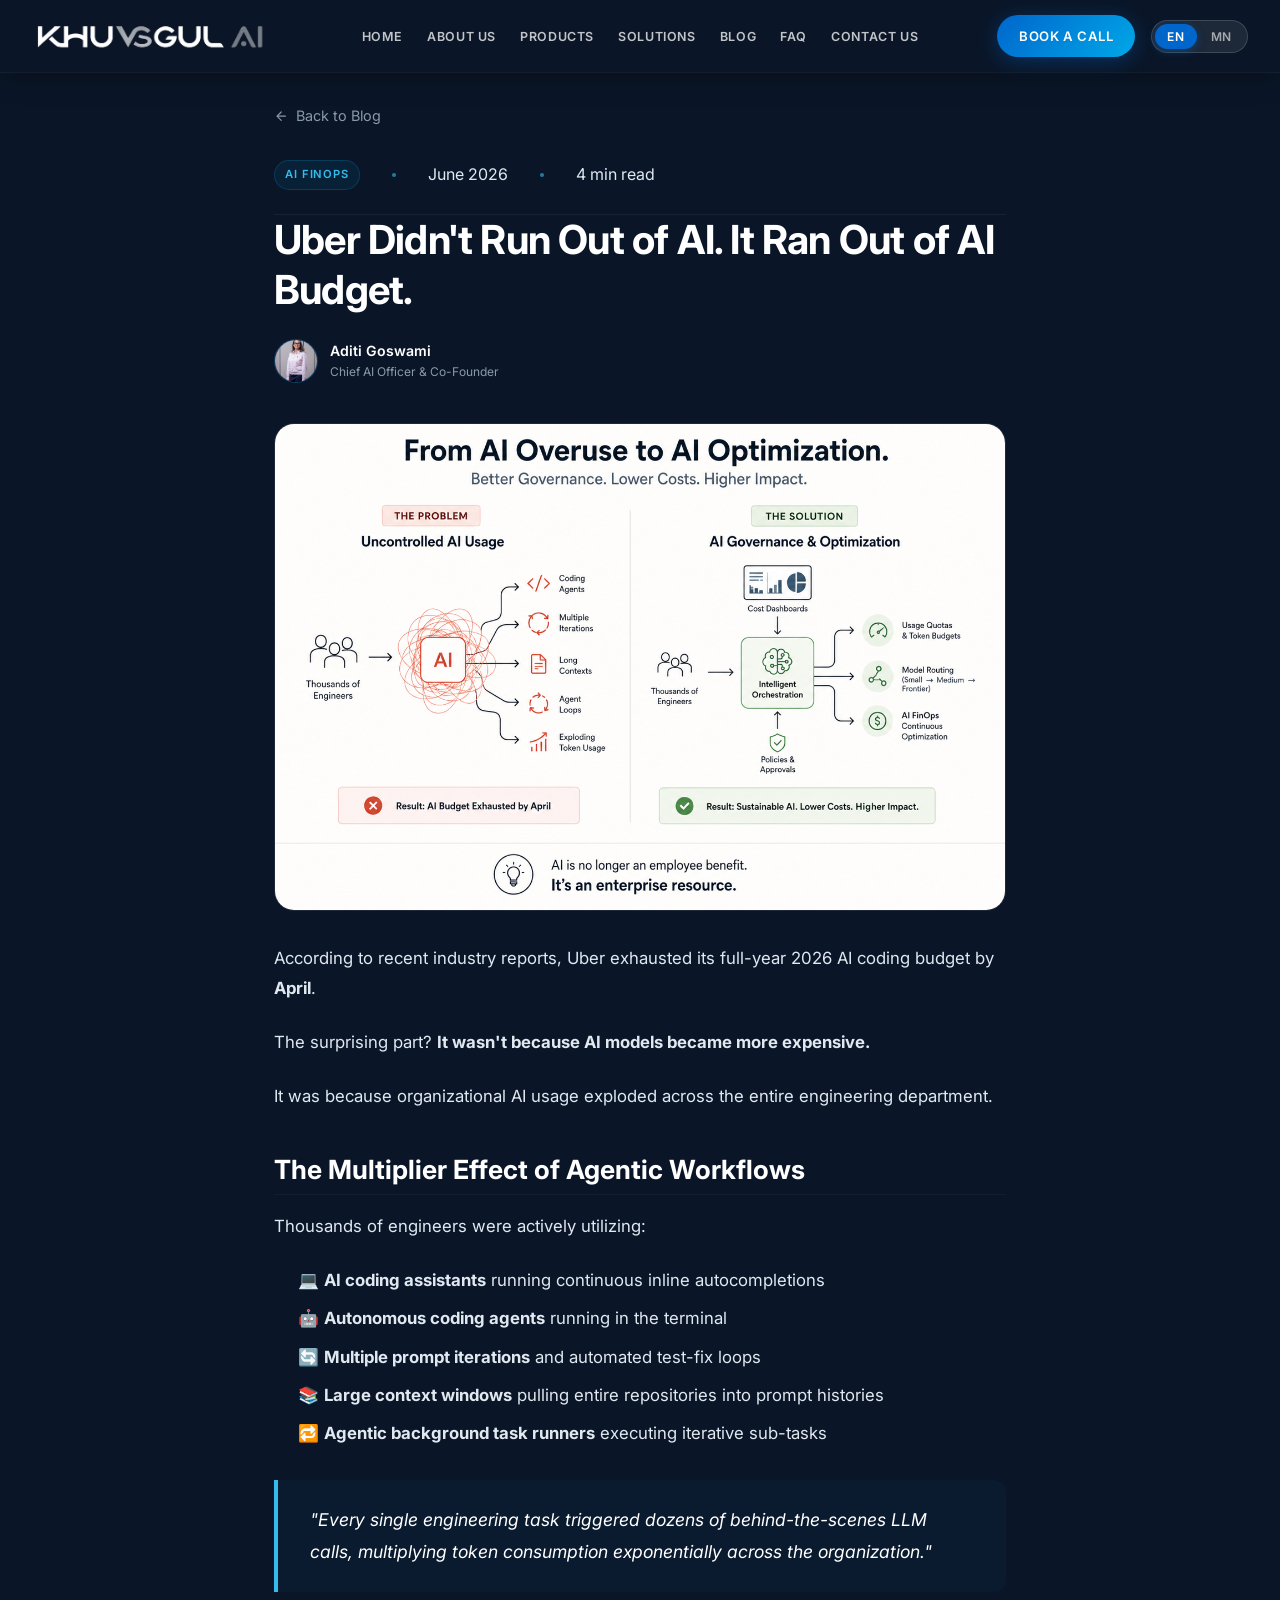
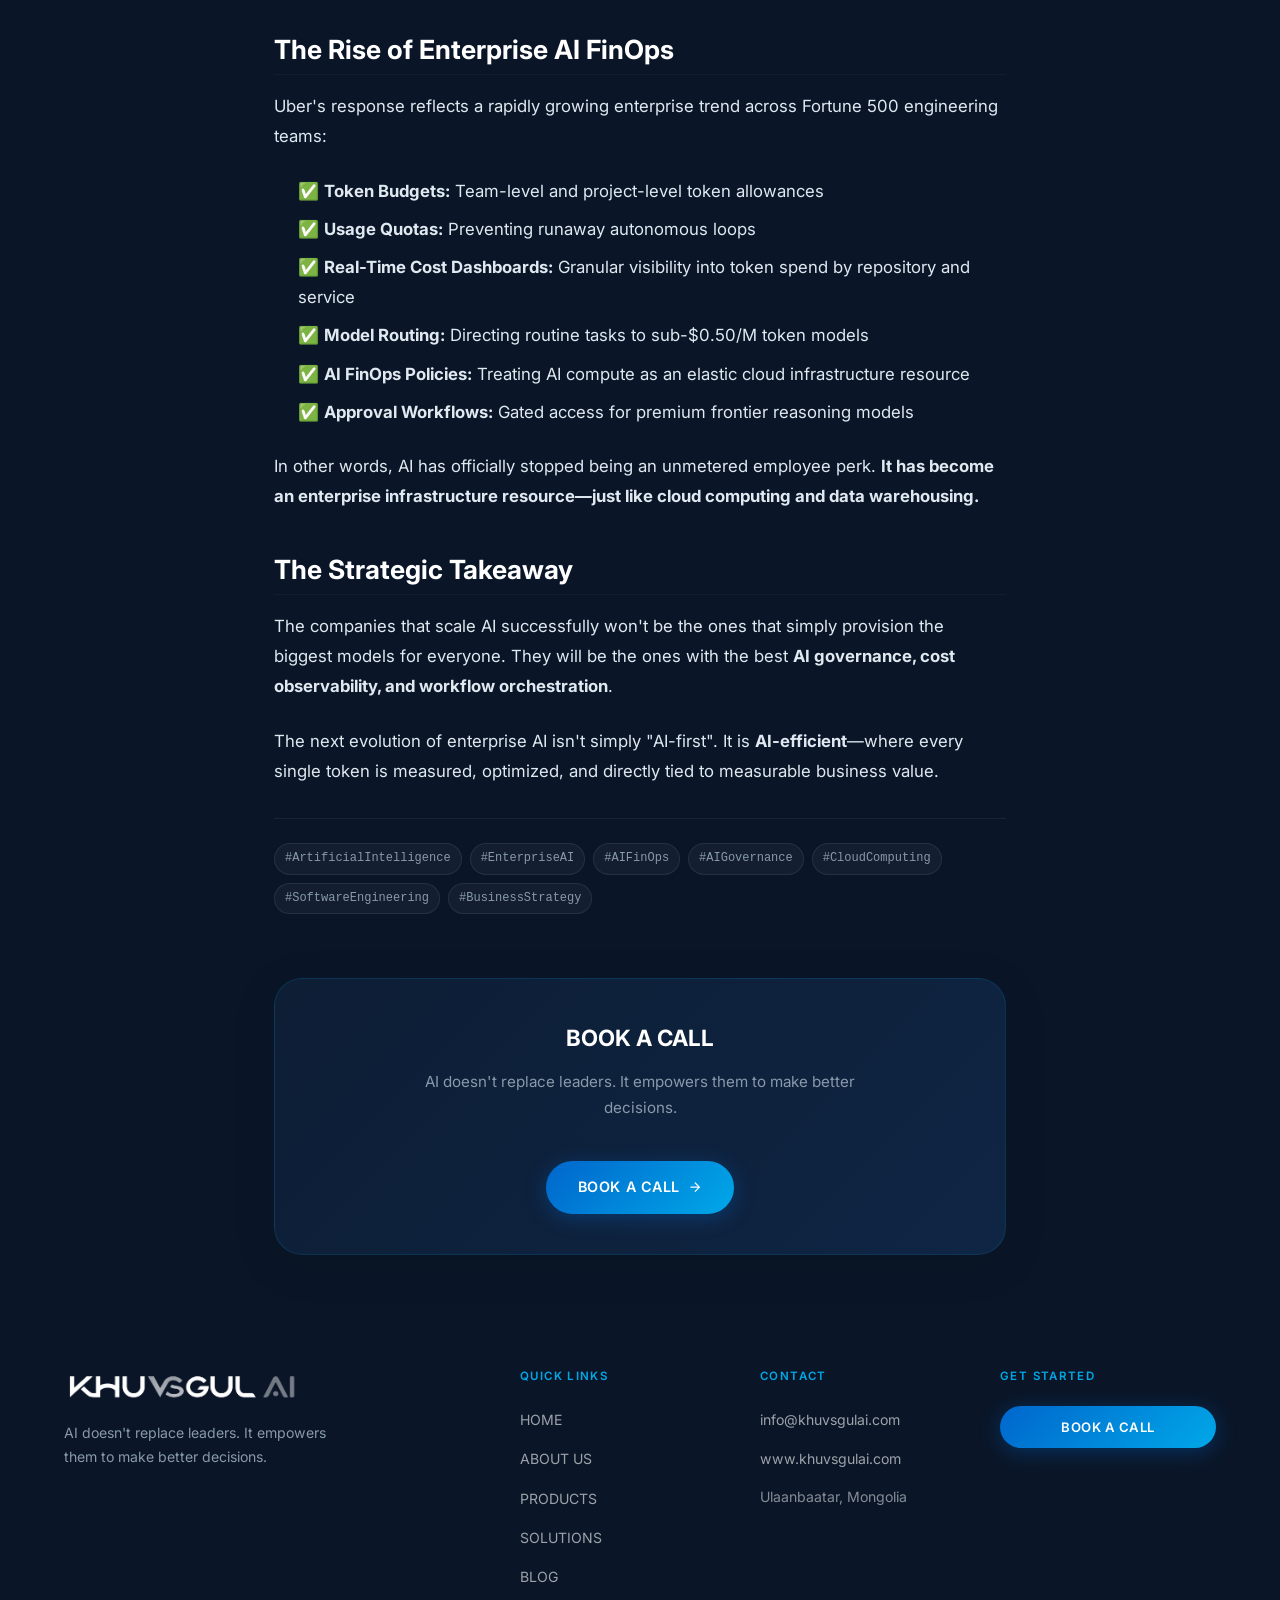
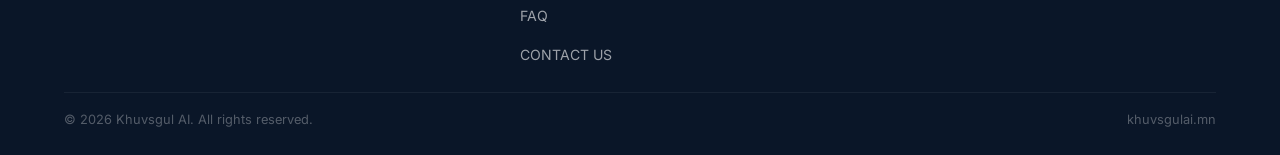
<file: blog/uber-ai-budget-finops/index.html>
<!DOCTYPE html>
<html lang="en">
<head>
  <meta charset="UTF-8" />
  <meta name="viewport" content="width=device-width, initial-scale=1.0" />
  <title>Uber Didn't Run Out of AI. It Ran Out of AI Budget. — Khuvsgul AI</title>
  <meta name="description" content="Uber exhausted its 2026 AI coding budget by April. Discover why enterprise AI is shifting from an open employee benefit to an orchestrated infrastructure resource with AI FinOps." />
  <link rel="icon" type="image/png" href="/assets/images/logo.png" />
  <link rel="preconnect" href="https://fonts.googleapis.com" />
  <link rel="preconnect" href="https://fonts.gstatic.com" crossorigin />
  <link href="https://fonts.googleapis.com/css2?family=Inter:wght@300;400;500;600;700;800;900&display=swap" rel="stylesheet" />
  <link rel="stylesheet" href="/css/style.css" />
  <link rel="stylesheet" href="/css/nav.css" />
  <link rel="stylesheet" href="/css/animations.css" />
  <link rel="stylesheet" href="/css/pages/blog.css" />
</head>
<body class="bg-dark">

<!-- ── Navigation ─────────────────────────────────────────── -->
<nav class="nav scrolled" role="navigation" aria-label="Main navigation">
  <div class="nav__inner">
    <a href="/#home" class="nav__logo" aria-label="Khuvsgul AI Home">
      <img src="/assets/images/logo.png" alt="Khuvsgul AI Logo" class="nav__logo-img" width="140" height="38" />
    </a>
    
    <ul class="nav__links" role="list">
      <li><a href="/#home"      class="nav__link"            data-section="home"      data-i18n="nav.home">HOME</a></li>
      <li><a href="/#about"     class="nav__link"            data-section="about"     data-i18n="nav.about">ABOUT US</a></li>
      <li><a href="/#products"  class="nav__link"            data-section="products"  data-i18n="nav.products">PRODUCTS</a></li>
      <li><a href="/#products"  class="nav__link"            data-section="solutions" data-i18n="nav.solutions">SOLUTIONS</a></li>
      <li><a href="/blog/"      class="nav__link spy-active" data-section="blog"      data-i18n="nav.blog">BLOG</a></li>
      <li><a href="/#faq"       class="nav__link"            data-section="faq"       data-i18n="nav.faq">FAQ</a></li>
      <li><a href="/#contact"   class="nav__link"            data-section="contact"   data-i18n="nav.contact">CONTACT US</a></li>
    </ul>

    <div class="nav__controls">
      <a href="https://calendly.com/khuvsgulai-info/30min" target="_blank" rel="noopener noreferrer" class="btn btn--primary btn--sm" data-i18n="cta.book-demo">BOOK A CALL</a>
      <div class="lang-toggle" role="group" aria-label="Language selection">
        <button class="lang-btn active" data-lang="en">EN</button>
        <button class="lang-btn" data-lang="mn">MN</button>
      </div>
      <button class="nav__hamburger" id="hamburger" aria-label="Open menu" aria-expanded="false" aria-controls="nav-drawer">
        <span></span><span></span><span></span>
      </button>
    </div>
  </div>
</nav>

<!-- Mobile Drawer -->
<div class="nav__drawer" id="nav-drawer" role="dialog" aria-label="Mobile navigation" aria-modal="true">
  <nav class="nav__drawer-links" aria-label="Mobile navigation links">
    <a href="/#home"      class="nav__drawer-link" data-section="home"      data-i18n="nav.home">HOME</a>
    <a href="/#about"     class="nav__drawer-link" data-section="about"     data-i18n="nav.about">ABOUT US</a>
    <a href="/#products"  class="nav__drawer-link" data-section="products"  data-i18n="nav.products">PRODUCTS</a>
    <a href="/#products"  class="nav__drawer-link" data-section="solutions" data-i18n="nav.solutions">SOLUTIONS</a>
    <a href="/blog/"      class="nav__drawer-link spy-active" data-section="blog" data-i18n="nav.blog">BLOG</a>
    <a href="/#faq"       class="nav__drawer-link" data-section="faq"       data-i18n="nav.faq">FAQ</a>
    <a href="/#contact"   class="nav__drawer-link" data-section="contact"   data-i18n="nav.contact">CONTACT US</a>
  </nav>
  <div class="nav__drawer-footer">
    <a href="https://calendly.com/khuvsgulai-info/30min" target="_blank" rel="noopener noreferrer" class="btn btn--primary btn--sm" data-i18n="cta.book-demo">BOOK A CALL</a>
    <div class="lang-toggle" role="group">
      <button class="lang-btn active" data-lang="en">EN</button>
      <button class="lang-btn" data-lang="mn">MN</button>
    </div>
  </div>
</div>

<main>
  <!-- ── Blog Post Template ───────────────────────────────── -->
  <section class="section post-section" style="padding-top: calc(var(--nav-height) + var(--space-8));">
    <div class="container post-container">
      
      <!-- Back Link -->
      <a href="/blog/" class="post-back-link">
        <svg class="svg-icon" width="16" height="16" viewBox="0 0 24 24" fill="none" style="stroke: currentColor; stroke-width: 2; stroke-linecap: round; stroke-linejoin: round;"><path d="M19 12H5M12 19l-7-7 7-7"/></svg>
        <span data-i18n="blog.post.back">Back to Blog</span>
      </a>

      <!-- Article Header -->
      <article class="post-article">
        <header class="post-header">
          <div class="post-meta">
            <span class="blog-badge post-category" data-i18n="blog.post4.badge">AI FINOPS</span>
            <span class="dot"></span>
            <span class="post-date" data-i18n="blog.post4.date">June 2026</span>
            <span class="dot"></span>
            <span class="post-read-time" data-i18n="blog.post4.read">4 min read</span>
          </div>
          
          <h1 class="post-title" data-i18n="blog.post4.title">Uber Didn't Run Out of AI. It Ran Out of AI Budget.</h1>
          
          <div class="post-author" style="margin-top: var(--space-6);">
            <div class="post-author__avatar">
              <img src="/assets/images/team/aditi.jpg" alt="Aditi Goswami" style="width:100%; height:100%; object-fit:cover;" loading="lazy" />
            </div>
            <div class="post-author__info">
              <span class="post-author__name" data-i18n="team.aditi.name">Aditi Goswami</span>
              <span class="post-author__role" data-i18n="team.aditi.title">Chief AI Officer & Co-Founder</span>
            </div>
          </div>
        </header>

        <!-- Featured Banner Graphic -->
        <div style="margin-bottom: var(--space-8); border-radius: var(--radius-lg); overflow: hidden; border: 1px solid rgba(255, 255, 255, 0.08);">
          <img src="/assets/images/blog/post-4.png" alt="Uber AI Budget FinOps" style="width: 100%; height: auto; display: block;" />
        </div>

        <!-- Article Content -->
        <div class="post-content" data-i18n="blog.post4.body_html" data-i18n-html style="margin-top: var(--space-8);">
          <p>
            According to recent industry reports, Uber exhausted its full-year 2026 AI coding budget by <strong>April</strong>.
          </p>

          <p>
            The surprising part? <strong>It wasn't because AI models became more expensive.</strong>
          </p>

          <p>
            It was because organizational AI usage exploded across the entire engineering department.
          </p>

          <h2>The Multiplier Effect of Agentic Workflows</h2>

          <p>
            Thousands of engineers were actively utilizing:
          </p>

          <ul>
            <li>💻 <strong>AI coding assistants</strong> running continuous inline autocompletions</li>
            <li>🤖 <strong>Autonomous coding agents</strong> running in the terminal</li>
            <li>🔄 <strong>Multiple prompt iterations</strong> and automated test-fix loops</li>
            <li>📚 <strong>Large context windows</strong> pulling entire repositories into prompt histories</li>
            <li>🔁 <strong>Agentic background task runners</strong> executing iterative sub-tasks</li>
          </ul>

          <blockquote style="margin: var(--space-8) 0;">
            <p>
              "Every single engineering task triggered dozens of behind-the-scenes LLM calls, multiplying token consumption exponentially across the organization."
            </p>
          </blockquote>

          <h2>The Rise of Enterprise AI FinOps</h2>

          <p>
            Uber's response reflects a rapidly growing enterprise trend across Fortune 500 engineering teams:
          </p>

          <ul>
            <li>✅ <strong>Token Budgets:</strong> Team-level and project-level token allowances</li>
            <li>✅ <strong>Usage Quotas:</strong> Preventing runaway autonomous loops</li>
            <li>✅ <strong>Real-Time Cost Dashboards:</strong> Granular visibility into token spend by repository and service</li>
            <li>✅ <strong>Model Routing:</strong> Directing routine tasks to sub-$0.50/M token models</li>
            <li>✅ <strong>AI FinOps Policies:</strong> Treating AI compute as an elastic cloud infrastructure resource</li>
            <li>✅ <strong>Approval Workflows:</strong> Gated access for premium frontier reasoning models</li>
          </ul>

          <p>
            In other words, AI has officially stopped being an unmetered employee perk. <strong>It has become an enterprise infrastructure resource—just like cloud computing and data warehousing.</strong>
          </p>

          <h2>The Strategic Takeaway</h2>

          <p>
            The companies that scale AI successfully won't be the ones that simply provision the biggest models for everyone. They will be the ones with the best <strong>AI governance, cost observability, and workflow orchestration</strong>.
          </p>

          <p>
            The next evolution of enterprise AI isn't simply "AI-first". It is <strong>AI-efficient</strong>—where every single token is measured, optimized, and directly tied to measurable business value.
          </p>

          <div class="post-tags">
            <span class="post-tag">#ArtificialIntelligence</span>
            <span class="post-tag">#EnterpriseAI</span>
            <span class="post-tag">#AIFinOps</span>
            <span class="post-tag">#AIGovernance</span>
            <span class="post-tag">#CloudComputing</span>
            <span class="post-tag">#SoftwareEngineering</span>
            <span class="post-tag">#BusinessStrategy</span>
          </div>
        </div>

        <!-- Article Footer CTA -->
        <div class="post-footer-cta reveal">
          <h3 data-i18n="cta.book-demo">BOOK A CALL</h3>
          <p data-i18n="footer.tagline">AI doesn't replace leaders. It empowers them to make better decisions.</p>
          <a href="https://calendly.com/khuvsgulai-info/30min" target="_blank" rel="noopener noreferrer" class="btn btn--primary" style="display:inline-flex; align-items:center; justify-content:center; gap:var(--space-2); margin-top:var(--space-4);">
            <span data-i18n="cta.book-demo">BOOK A CALL</span>
            <svg class="svg-icon" width="16" height="16" viewBox="0 0 24 24" fill="none" style="stroke: currentColor; stroke-width: 2; stroke-linecap: round; stroke-linejoin: round;"><path d="M5 12h14M12 5l7 7-7 7"/></svg>
          </a>
        </div>
      </article>

    </div>
  </section>
</main>

<!-- ── Footer ─────────────────────────────────────────────── -->
<footer class="bg-dark site-footer" role="contentinfo">
  <div class="container">
    <div class="footer-grid">
      <div>
        <a href="/#home"><img src="/assets/images/logo.png" alt="Khuvsgul AI" class="nav__logo-img" width="140" height="38" loading="lazy" /></a>
        <p style="font-size:0.88rem;color:var(--text-muted-dark);margin-top:var(--space-4);max-width:280px;line-height:1.7;" data-i18n="footer.tagline">AI doesn't replace leaders. It empowers them to make better decisions.</p>
      </div>
      <div>
        <div style="font-size:0.72rem;font-weight:600;letter-spacing:0.12em;text-transform:uppercase;color:var(--cyan-400);margin-bottom:var(--space-5);" data-i18n="footer.links">Quick Links</div>
        <ul style="display:flex;flex-direction:column;gap:var(--space-3);">
          <li><a href="/#home"      style="font-size:0.88rem;color:rgba(255,255,255,0.6);transition:color 0.2s;" data-i18n="nav.home">HOME</a></li>
          <li><a href="/#about"     style="font-size:0.88rem;color:rgba(255,255,255,0.6);transition:color 0.2s;" data-i18n="nav.about">ABOUT US</a></li>
          <li><a href="/#products"  style="font-size:0.88rem;color:rgba(255,255,255,0.6);transition:color 0.2s;" data-i18n="nav.products">PRODUCTS</a></li>
          <li><a href="/#products"  style="font-size:0.88rem;color:rgba(255,255,255,0.6);transition:color 0.2s;" data-i18n="nav.solutions">SOLUTIONS</a></li>
          <li><a href="/blog/"      style="font-size:0.88rem;color:rgba(255,255,255,0.6);transition:color 0.2s;" data-i18n="nav.blog">BLOG</a></li>
          <li><a href="/#faq"       style="font-size:0.88rem;color:rgba(255,255,255,0.6);transition:color 0.2s;" data-i18n="nav.faq">FAQ</a></li>
          <li><a href="/#contact"   style="font-size:0.88rem;color:rgba(255,255,255,0.6);transition:color 0.2s;" data-i18n="nav.contact">CONTACT US</a></li>
        </ul>
      </div>
      <div>
        <div style="font-size:0.72rem;font-weight:600;letter-spacing:0.12em;text-transform:uppercase;color:var(--cyan-400);margin-bottom:var(--space-5);" data-i18n="footer.contact-title">Contact</div>
        <ul style="display:flex;flex-direction:column;gap:var(--space-3);">
          <li><a href="mailto:info@khuvsgulai.com" style="font-size:0.88rem;color:rgba(255,255,255,0.6);">info@khuvsgulai.com</a></li>
          <li><a href="https://www.khuvsgulai.com" style="font-size:0.88rem;color:rgba(255,255,255,0.6);">www.khuvsgulai.com</a></li>
          <li style="font-size:0.88rem;color:rgba(255,255,255,0.5);" data-i18n="contact.details.city">Ulaanbaatar, Mongolia</li>
        </ul>
      </div>
      <div>
        <div style="font-size:0.72rem;font-weight:600;letter-spacing:0.12em;text-transform:uppercase;color:var(--cyan-400);margin-bottom:var(--space-5);">Get Started</div>
        <a href="https://calendly.com/khuvsgulai-info/30min" target="_blank" rel="noopener noreferrer" class="btn btn--primary btn--sm" style="width:100%;justify-content:center;" data-i18n="cta.book-demo">BOOK A CALL</a>
      </div>
    </div>
    <div class="footer-bottom">
      <p style="font-size:0.8rem;color:rgba(255,255,255,0.3);">
        &copy; <span class="footer-year">2025</span> <span data-i18n="footer.copyright">Khuvsgul AI. All rights reserved.</span>
      </p>
      <p style="font-size:0.8rem;color:rgba(255,255,255,0.3);">khuvsgulai.mn</p>
    </div>
  </div>
</footer>

<script src="/js/lang.js"></script>
<script src="/js/main.js"></script>
</body>
</html>
</file>
<file: css/style.css>
/* ============================================================
   KHUVSGUL AI — GLOBAL DESIGN SYSTEM
   style.css
   ============================================================ */

/* ── Google Fonts ─────────────────────────────────────────── */
@import url('https://fonts.googleapis.com/css2?family=Inter:wght@300;400;500;600;700;800;900&display=swap');

/* ── CSS Custom Properties ────────────────────────────────── */
:root {
  /* Colors */
  --navy-900:    #0A1628;
  --navy-800:    #0D1E35;
  --navy-700:    #0F2544;
  --navy-600:    #142d52;
  --blue-600:    #0055AA;
  --blue-500:    #0066CC;
  --blue-400:    #1a7fd4;
  --cyan-400:    #00A8E8;
  --cyan-300:    #33BCEF;
  --cyan-200:    #7DDEF8;
  --cyan-glow:   rgba(0,168,232,0.25);
  --white:       #FFFFFF;
  --offwhite:    #F5F7FA;
  --gray-100:    #E8EDF2;
  --gray-200:    #D0D9E4;
  --gray-400:    #8899AA;
  --gray-600:    #556677;
  --text-dark:   #0D1B2A;
  --text-light:  #E0E8F0;
  --text-muted-dark: #8899AA;
  --text-muted-light: #667788;
  --danger:      #E84040;
  --success:     #00C97A;

  /* Typography */
  --font-base:   'Inter', -apple-system, BlinkMacSystemFont, 'Segoe UI', sans-serif;
  --fw-regular:  400;
  --fw-medium:   500;
  --fw-semibold: 600;
  --fw-bold:     700;
  --fw-extrabold:800;

  /* Spacing */
  --space-1:  4px;
  --space-2:  8px;
  --space-3:  12px;
  --space-4:  16px;
  --space-5:  20px;
  --space-6:  24px;
  --space-8:  32px;
  --space-10: 40px;
  --space-12: 48px;
  --space-16: 64px;
  --space-20: 80px;
  --space-24: 96px;
  --space-32: 128px;

  /* Border Radius */
  --radius-sm:  6px;
  --radius-md:  12px;
  --radius-lg:  20px;
  --radius-xl:  28px;
  --radius-full:9999px;

  /* Shadows */
  --shadow-sm:  0 2px 8px rgba(0,0,0,0.08);
  --shadow-md:  0 4px 20px rgba(0,0,0,0.12);
  --shadow-lg:  0 8px 40px rgba(0,0,0,0.18);
  --shadow-xl:  0 16px 64px rgba(0,0,0,0.24);
  --shadow-blue:0 0 30px rgba(0,168,232,0.3);
  --shadow-blue-sm: 0 0 15px rgba(0,168,232,0.2);

  /* Transitions */
  --transition-fast: 150ms cubic-bezier(0.4,0,0.2,1);
  --transition-base: 250ms cubic-bezier(0.4,0,0.2,1);
  --transition-slow: 400ms cubic-bezier(0.4,0,0.2,1);

  /* Layout */
  --container-max: 1200px;
  --container-wide: 1400px;
  --section-py: var(--space-24);

  /* Nav */
  --nav-height: 72px;
}

/* ── Reset & Base ─────────────────────────────────────────── */
*, *::before, *::after {
  box-sizing: border-box;
  margin: 0;
  padding: 0;
}

html {
  font-size: 16px;
  scroll-behavior: smooth;
  -webkit-text-size-adjust: 100%;
}

section[id] {
  scroll-margin-top: calc(var(--nav-height) + 12px);
}

body {
  font-family: var(--font-base);
  font-weight: var(--fw-regular);
  color: var(--text-dark);
  background: var(--white);
  line-height: 1.7;
  overflow-x: hidden;
  -webkit-font-smoothing: antialiased;
  -moz-osx-font-smoothing: grayscale;
}

img, video {
  max-width: 100%;
  height: auto;
  display: block;
}

.svg-icon {
  width: 1em;
  height: 1em;
  display: inline-block;
  fill: none;
  stroke: currentColor;
  stroke-width: 2;
  stroke-linecap: round;
  stroke-linejoin: round;
  vertical-align: middle;
}

a {
  color: inherit;
  text-decoration: none;
  transition: color var(--transition-fast);
}

button {
  font-family: var(--font-base);
  cursor: pointer;
  border: none;
  background: none;
}

ul, ol {
  list-style: none;
}

/* ── Skip Link (Accessibility) ────────────────────────────── */
.skip-link {
  position: absolute;
  top: -100px;
  left: 16px;
  background: var(--blue-500);
  color: var(--white);
  padding: 8px 16px;
  border-radius: var(--radius-sm);
  font-weight: var(--fw-semibold);
  z-index: 9999;
  transition: top var(--transition-fast);
}
.skip-link:focus {
  top: 16px;
}

/* ── Layout Utilities ─────────────────────────────────────── */
.container {
  width: 100%;
  max-width: var(--container-max);
  margin: 0 auto;
  padding: 0 var(--space-6);
}

.container--wide {
  max-width: var(--container-wide);
}

.section {
  padding: var(--section-py) 0;
}

.section--sm {
  padding: var(--space-16) 0;
}

.section--lg {
  padding: var(--space-32) 0;
}

/* Backgrounds */
.bg-dark    { background: var(--navy-900); color: var(--text-light); }
.bg-dark-2  { background: var(--navy-800); color: var(--text-light); }
.bg-dark-3  { background: var(--navy-700); color: var(--text-light); }
.bg-light   { background: var(--offwhite); }
.bg-white   { background: var(--white); }
.bg-gradient-dark {
  background: linear-gradient(135deg, var(--navy-900) 0%, var(--navy-700) 100%);
  color: var(--text-light);
}
.bg-gradient-dark-blue {
  background: linear-gradient(135deg, var(--navy-900) 0%, #0a2040 60%, #0d2d5a 100%);
  color: var(--text-light);
}

/* Grid */
.grid-2 {
  display: grid;
  grid-template-columns: repeat(2, 1fr);
  gap: var(--space-8);
}
.grid-3 {
  display: grid;
  grid-template-columns: repeat(3, 1fr);
  gap: var(--space-6);
}
.grid-4 {
  display: grid;
  grid-template-columns: repeat(4, 1fr);
  gap: var(--space-6);
}
.grid-auto {
  display: grid;
  grid-template-columns: repeat(auto-fill, minmax(280px, 1fr));
  gap: var(--space-6);
}

/* Flex utilities */
.flex        { display: flex; }
.flex-center { display: flex; align-items: center; justify-content: center; }
.flex-between{ display: flex; align-items: center; justify-content: space-between; }
.flex-col    { flex-direction: column; }
.gap-2       { gap: var(--space-2); }
.gap-3       { gap: var(--space-3); }
.gap-4       { gap: var(--space-4); }
.gap-6       { gap: var(--space-6); }
.gap-8       { gap: var(--space-8); }

/* Text alignment */
.text-center  { text-align: center; }
.text-left    { text-align: left; }
.text-right   { text-align: right; }

/* ── Typography ───────────────────────────────────────────── */
.heading-display {
  font-size: clamp(2.5rem, 5vw, 4rem);
  font-weight: var(--fw-extrabold);
  line-height: 1.1;
  letter-spacing: -0.02em;
}

.heading-1 {
  font-size: clamp(2rem, 4vw, 3rem);
  font-weight: var(--fw-bold);
  line-height: 1.15;
  letter-spacing: -0.02em;
}

.heading-2 {
  font-size: clamp(1.5rem, 3vw, 2.25rem);
  font-weight: var(--fw-bold);
  line-height: 1.2;
  letter-spacing: -0.01em;
}

.heading-3 {
  font-size: clamp(1.2rem, 2vw, 1.6rem);
  font-weight: var(--fw-semibold);
  line-height: 1.3;
}

.heading-4 {
  font-size: 1.1rem;
  font-weight: var(--fw-semibold);
  line-height: 1.4;
}

.body-lg {
  font-size: 1.125rem;
  line-height: 1.75;
}

.body-md {
  font-size: 1rem;
  line-height: 1.7;
}

.body-sm {
  font-size: 0.875rem;
  line-height: 1.6;
}

.label {
  font-size: 0.75rem;
  font-weight: var(--fw-semibold);
  letter-spacing: 0.12em;
  text-transform: uppercase;
}

.text-accent  { color: var(--cyan-400); }
.text-blue    { color: var(--blue-500); }
.text-muted   { color: var(--gray-600); }
.text-muted-light { color: var(--gray-400); }
.text-white   { color: var(--white); }

/* Section label */
.section-label {
  display: inline-block;
  font-size: 0.72rem;
  font-weight: var(--fw-semibold);
  letter-spacing: 0.14em;
  text-transform: uppercase;
  color: var(--cyan-400);
  margin-bottom: var(--space-4);
  position: relative;
  padding-left: 28px;
}
.section-label::before {
  content: '';
  position: absolute;
  left: 0;
  top: 50%;
  transform: translateY(-50%);
  width: 20px;
  height: 2px;
  background: var(--cyan-400);
}

/* ── Buttons ──────────────────────────────────────────────── */
.btn {
  display: inline-flex;
  align-items: center;
  justify-content: center;
  gap: var(--space-2);
  padding: 14px 32px;
  border-radius: var(--radius-full);
  font-size: 0.9rem;
  font-weight: var(--fw-semibold);
  letter-spacing: 0.04em;
  transition: all var(--transition-base);
  white-space: nowrap;
  position: relative;
  overflow: hidden;
}

.btn--primary {
  background: linear-gradient(135deg, var(--blue-500), var(--cyan-400));
  color: var(--white);
  box-shadow: 0 4px 20px rgba(0,102,204,0.35);
}
.btn--primary:hover {
  transform: translateY(-2px);
  box-shadow: 0 8px 32px rgba(0,102,204,0.5), 0 0 20px rgba(0,168,232,0.3);
}
.btn--primary:active {
  transform: translateY(0);
}

.btn--outline {
  background: transparent;
  border: 2px solid var(--cyan-400);
  color: var(--cyan-400);
}
.btn--outline:hover {
  background: var(--cyan-400);
  color: var(--navy-900);
  transform: translateY(-2px);
  box-shadow: var(--shadow-blue-sm);
}

.btn--ghost-light {
  background: rgba(255,255,255,0.08);
  border: 1px solid rgba(255,255,255,0.2);
  color: var(--white);
  backdrop-filter: blur(8px);
}
.btn--ghost-light:hover {
  background: rgba(255,255,255,0.15);
  border-color: rgba(255,255,255,0.4);
  transform: translateY(-2px);
}

.btn--sm {
  padding: 10px 22px;
  font-size: 0.82rem;
}

.btn--lg {
  padding: 18px 42px;
  font-size: 1rem;
}

/* Ripple inner element */
.btn::after {
  content: '';
  position: absolute;
  inset: 0;
  background: rgba(255,255,255,0);
  transition: background var(--transition-fast);
}
.btn:hover::after {
  background: rgba(255,255,255,0.04);
}

/* ── Cards ────────────────────────────────────────────────── */
.card {
  background: var(--white);
  border-radius: var(--radius-lg);
  padding: var(--space-8);
  box-shadow: var(--shadow-md);
  transition: transform var(--transition-base), box-shadow var(--transition-base);
}
.card:hover {
  transform: translateY(-4px);
  box-shadow: var(--shadow-lg);
}

.dark-card {
  background: var(--navy-700);
  border: 1px solid rgba(255,255,255,0.06);
  border-radius: var(--radius-lg);
  padding: var(--space-8);
  transition: transform var(--transition-base), border-color var(--transition-base), box-shadow var(--transition-base);
}
.dark-card:hover {
  transform: translateY(-4px);
  border-color: var(--cyan-400);
  box-shadow: 0 0 20px rgba(0,168,232,0.15);
}

.glass-card {
  background: rgba(255,255,255,0.06);
  backdrop-filter: blur(16px);
  -webkit-backdrop-filter: blur(16px);
  border: 1px solid rgba(255,255,255,0.12);
  border-radius: var(--radius-lg);
  padding: var(--space-8);
  transition: border-color var(--transition-base), box-shadow var(--transition-base);
}
.glass-card:hover {
  border-color: rgba(0,168,232,0.4);
  box-shadow: 0 0 25px rgba(0,168,232,0.12);
}

.glass-card--light {
  background: rgba(255,255,255,0.7);
  backdrop-filter: blur(16px);
  border: 1px solid rgba(0,102,204,0.12);
  border-radius: var(--radius-lg);
  padding: var(--space-8);
  box-shadow: var(--shadow-sm);
}

/* ── Badge / Pill ─────────────────────────────────────────── */
.badge {
  display: inline-flex;
  align-items: center;
  padding: 6px 14px;
  border-radius: var(--radius-full);
  font-size: 0.82rem;
  font-weight: var(--fw-medium);
  transition: all var(--transition-fast);
}

.badge--blue {
  background: rgba(0,102,204,0.12);
  color: var(--blue-500);
  border: 1px solid rgba(0,102,204,0.2);
}
.badge--blue:hover {
  background: var(--blue-500);
  color: var(--white);
}

.badge--cyan {
  background: rgba(0,168,232,0.12);
  color: var(--cyan-400);
  border: 1px solid rgba(0,168,232,0.2);
}

.badge--dark {
  background: var(--navy-700);
  color: var(--text-light);
  border: 1px solid rgba(255,255,255,0.08);
}
.badge--dark:hover {
  background: var(--blue-500);
  border-color: var(--blue-500);
}

.badge--light {
  background: var(--gray-100);
  color: var(--text-dark);
  border: 1px solid var(--gray-200);
}

/* ── Section Header ───────────────────────────────────────── */
.section-header {
  margin-bottom: var(--space-16);
}

.section-header--center {
  text-align: center;
  max-width: 680px;
  margin: 0 auto var(--space-16);
}

.section-header p {
  margin-top: var(--space-4);
  color: var(--gray-600);
  font-size: 1.05rem;
}

.section-header.dark p {
  color: var(--text-muted-dark);
}

/* ── Divider ──────────────────────────────────────────────── */
.divider {
  width: 60px;
  height: 3px;
  background: linear-gradient(90deg, var(--blue-500), var(--cyan-400));
  border-radius: var(--radius-full);
  margin: var(--space-4) 0;
}

.divider--center {
  margin: var(--space-4) auto;
}

/* ── CTA Strip ────────────────────────────────────────────── */
.cta-strip {
  padding: var(--space-20) 0;
  background: linear-gradient(135deg, var(--navy-900), var(--navy-700));
  text-align: center;
}

.cta-strip .heading-2 {
  color: var(--white);
  margin-bottom: var(--space-4);
}

.cta-strip p {
  color: var(--text-muted-dark);
  margin-bottom: var(--space-8);
  font-size: 1.05rem;
}

.cta-strip .btn-group {
  display: flex;
  gap: var(--space-4);
  justify-content: center;
  flex-wrap: wrap;
}

/* ── Icon circle ──────────────────────────────────────────── */
.icon-circle {
  width: 56px;
  height: 56px;
  border-radius: var(--radius-full);
  background: rgba(0,168,232,0.12);
  border: 1px solid rgba(0,168,232,0.25);
  display: flex;
  align-items: center;
  justify-content: center;
  font-size: 1.5rem;
  flex-shrink: 0;
  transition: background var(--transition-base);
}

.icon-circle--lg {
  width: 72px;
  height: 72px;
  font-size: 2rem;
}

/* ── Glow Elements ────────────────────────────────────────── */
.glow-dot {
  width: 6px;
  height: 6px;
  background: var(--cyan-400);
  border-radius: 50%;
  box-shadow: 0 0 10px var(--cyan-400), 0 0 20px var(--cyan-400);
}

/* ── Site Footer ──────────────────────────────────────────── */
.site-footer {
  padding: var(--space-8) 0 var(--space-6);
}

.footer-grid {
  display: grid;
  grid-template-columns: 2fr 1fr 1fr 1fr;
  gap: var(--space-6);
  margin-bottom: var(--space-6);
}

.footer-bottom {
  border-top: 1px solid rgba(255, 255, 255, 0.06);
  padding-top: var(--space-4);
  display: flex;
  align-items: center;
  justify-content: space-between;
  flex-wrap: wrap;
  gap: var(--space-4);
}

/* ── Responsive ───────────────────────────────────────────── */
@media (max-width: 1024px) {
  :root {
    --section-py: var(--space-20);
  }
  .grid-4 {
    grid-template-columns: repeat(2, 1fr);
  }
}

@media (max-width: 768px) {
  :root {
    --section-py: var(--space-16);
  }
  .grid-2,
  .grid-3 {
    grid-template-columns: 1fr;
  }
  .grid-4 {
    grid-template-columns: repeat(2, 1fr);
  }
  .container {
    padding: 0 var(--space-5);
  }
  .btn--lg {
    padding: 14px 28px;
    font-size: 0.9rem;
  }
  .footer-grid {
    grid-template-columns: 1fr 1fr;
    gap: var(--space-8);
  }
}

@media (max-width: 480px) {
  .grid-4 {
    grid-template-columns: 1fr;
  }
  .footer-grid {
    grid-template-columns: 1fr;
    gap: var(--space-6);
  }
}

/* ── Print ────────────────────────────────────────────────── */
@media (prefers-reduced-motion: reduce) {
  *, *::before, *::after {
    animation-duration: 0.01ms !important;
    transition-duration: 0.01ms !important;
  }
}
</file>
<file: css/nav.css>
/* ============================================================
   NAVIGATION
   nav.css
   ============================================================ */

/* ── Nav Shell ────────────────────────────────────────────── */
.nav {
  position: fixed;
  top: 0;
  left: 0;
  right: 0;
  z-index: 1000;
  height: var(--nav-height);
  display: flex;
  align-items: center;
  transition: background var(--transition-base), box-shadow var(--transition-base);
}

.nav.scrolled {
  background: var(--navy-900);
  backdrop-filter: blur(20px);
  -webkit-backdrop-filter: blur(20px);
  box-shadow: 0 1px 0 rgba(255, 255, 255, 0.05), 0 8px 24px rgba(0, 0, 0, 0.3);
}

.nav__inner {
  display: flex;
  align-items: center;
  justify-content: space-between;
  width: 100%;
  max-width: 1440px;
  margin: 0 auto;
  padding: 0 var(--space-8);
}

/* ── Logo ─────────────────────────────────────────────────── */
.nav__logo {
  display: flex;
  align-items: center;
  gap: var(--space-3);
  text-decoration: none;
  flex: 1;
  justify-content: flex-start;
}

.nav__logo-img {
  height: 38px;
  width: auto;
  object-fit: contain;
  filter: brightness(0) invert(1);
}

.nav__logo-text {
  display: flex;
  flex-direction: column;
  line-height: 1;
}

.nav__logo-name {
  font-size: 1.15rem;
  font-weight: var(--fw-bold);
  color: var(--white);
  letter-spacing: -0.01em;
}

.nav__logo-name span {
  color: var(--cyan-400);
}

.nav__logo-tagline {
  font-size: 0.62rem;
  color: var(--gray-400);
  letter-spacing: 0.08em;
  text-transform: uppercase;
  margin-top: 1px;
}

/* ── Links ────────────────────────────────────────────────── */
.nav__links {
  display: flex;
  align-items: center;
  gap: 18px;
}

.nav__link {
  position: relative;
  padding: 8px 14px;
  font-size: 0.82rem;
  font-weight: var(--fw-semibold);
  letter-spacing: 0.05em;
  color: rgba(255, 255, 255, 0.75);
  text-transform: uppercase;
  transition: color var(--transition-fast);
  border-radius: var(--radius-sm);
  line-height: 1.25;
  text-align: center;
}

.nav__link::after {
  content: '';
  position: absolute;
  bottom: 2px;
  left: 14px;
  right: 14px;
  height: 2px;
  background: linear-gradient(90deg, var(--blue-500), var(--cyan-400));
  border-radius: var(--radius-full);
  transform: scaleX(0);
  transition: transform var(--transition-base);
}

.nav__link:hover,
.nav__link.active {
  color: var(--white);
}

.nav__link:hover::after,
.nav__link.active::after {
  transform: scaleX(1);
}

/* ── Right Controls ───────────────────────────────────────── */
.nav__controls {
  display: flex;
  align-items: center;
  gap: var(--space-4);
  flex: 1;
  justify-content: flex-end;
}

/* ── Language Toggle ──────────────────────────────────────── */
.lang-toggle {
  display: flex;
  align-items: center;
  background: rgba(255, 255, 255, 0.08);
  border: 1px solid rgba(255, 255, 255, 0.15);
  border-radius: var(--radius-full);
  padding: 3px;
  gap: 2px;
}

.lang-btn {
  padding: 5px 12px;
  border-radius: var(--radius-full);
  font-size: 0.75rem;
  font-weight: var(--fw-semibold);
  letter-spacing: 0.06em;
  color: rgba(255, 255, 255, 0.6);
  cursor: pointer;
  transition: all var(--transition-fast);
  border: none;
  background: none;
}

.lang-btn.active {
  background: var(--blue-500);
  color: var(--white);
  box-shadow: 0 2px 8px rgba(0, 102, 204, 0.4);
}

.lang-btn:hover:not(.active) {
  color: var(--white);
  background: rgba(255, 255, 255, 0.1);
}

/* ── Hamburger ────────────────────────────────────────────── */
.nav__hamburger {
  display: none;
  flex-direction: column;
  justify-content: center;
  gap: 5px;
  width: 36px;
  height: 36px;
  cursor: pointer;
  padding: 4px;
  background: none;
  border: none;
}

.nav__hamburger span {
  display: block;
  height: 2px;
  background: var(--white);
  border-radius: var(--radius-full);
  transition: all var(--transition-base);
  transform-origin: center;
}

.nav__hamburger.open span:nth-child(1) {
  transform: translateY(7px) rotate(45deg);
}

.nav__hamburger.open span:nth-child(2) {
  opacity: 0;
  transform: scaleX(0);
}

.nav__hamburger.open span:nth-child(3) {
  transform: translateY(-7px) rotate(-45deg);
}

/* ── Mobile Drawer ────────────────────────────────────────── */
.nav__drawer {
  display: none;
  position: fixed;
  top: var(--nav-height);
  left: 0;
  right: 0;
  bottom: 0;
  background: rgba(10, 22, 40, 0.97);
  backdrop-filter: blur(24px);
  -webkit-backdrop-filter: blur(24px);
  z-index: 999;
  flex-direction: column;
  padding: var(--space-8) var(--space-6) var(--space-12);
  opacity: 0;
  transform: translateY(-10px);
  transition: opacity var(--transition-base), transform var(--transition-base);
  pointer-events: none;
  overflow-y: auto;
}

.nav__drawer.open {
  opacity: 1;
  transform: translateY(0);
  pointer-events: all;
}

.nav__drawer-links {
  display: flex;
  flex-direction: column;
  gap: var(--space-2);
  flex: 1;
}

.nav__drawer-link {
  padding: var(--space-4) var(--space-4);
  font-size: 1rem;
  font-weight: var(--fw-semibold);
  letter-spacing: 0.06em;
  text-transform: uppercase;
  color: rgba(255, 255, 255, 0.75);
  border-radius: var(--radius-md);
  transition: background var(--transition-fast), color var(--transition-fast);
  border-bottom: 1px solid rgba(255, 255, 255, 0.05);
}

.nav__drawer-link:hover,
.nav__drawer-link.active {
  background: rgba(0, 168, 232, 0.1);
  color: var(--white);
  padding-left: var(--space-5);
}

.nav__drawer-footer {
  padding-top: var(--space-8);
  border-top: 1px solid rgba(255, 255, 255, 0.08);
  display: flex;
  align-items: center;
  justify-content: space-between;
}

.nav__drawer-footer .lang-toggle {
  border-color: rgba(255, 255, 255, 0.2);
}

/* ── Body push-down for fixed nav ─────────────────────────── */
.nav-spacer {
  height: var(--nav-height);
}

/* ── Responsive ───────────────────────────────────────────── */
@media (min-width: 1025px) and (max-width: 1280px) {
  .nav__links {
    gap: 8px;
  }

  .nav__link {
    padding: 6px 8px;
    font-size: 0.78rem;
  }
}

@media (max-width: 1024px) {
  .nav__links {
    display: none;
  }

  .nav__controls .btn {
    display: none;
  }

  .nav__hamburger {
    display: flex;
  }

  .nav__drawer {
    display: flex;
  }
}

@media (max-width: 480px) {
  .nav__inner {
    padding: 0 var(--space-4);
  }

  .nav__logo-tagline {
    display: none;
  }
}
</file>
<file: css/animations.css>
/* ============================================================
   ANIMATIONS & SCROLL REVEAL
   animations.css
   ============================================================ */

/* ── Scroll Reveal Base ───────────────────────────────────── */
.reveal {
  opacity: 0;
  transform: translateY(28px);
  transition: opacity 0.65s cubic-bezier(0.4, 0, 0.2, 1),
    transform 0.65s cubic-bezier(0.4, 0, 0.2, 1);
}

.reveal.visible {
  opacity: 1;
  transform: none;
}

.reveal-left {
  opacity: 0;
  transform: translateX(-32px);
  transition: opacity 0.65s cubic-bezier(0.4, 0, 0.2, 1),
    transform 0.65s cubic-bezier(0.4, 0, 0.2, 1);
}

.reveal-left.visible {
  opacity: 1;
  transform: none;
}

.reveal-right {
  opacity: 0;
  transform: translateX(32px);
  transition: opacity 0.65s cubic-bezier(0.4, 0, 0.2, 1),
    transform 0.65s cubic-bezier(0.4, 0, 0.2, 1);
}

.reveal-right.visible {
  opacity: 1;
  transform: none;
}

.reveal-scale {
  opacity: 0;
  transform: scale(0.92);
  transition: opacity 0.6s cubic-bezier(0.4, 0, 0.2, 1),
    transform 0.6s cubic-bezier(0.4, 0, 0.2, 1);
}

.reveal-scale.visible {
  opacity: 1;
  transform: none;
}

/* Stagger delays */
.delay-1 {
  transition-delay: 80ms;
}

.delay-2 {
  transition-delay: 160ms;
}

.delay-3 {
  transition-delay: 240ms;
}

.delay-4 {
  transition-delay: 320ms;
}

.delay-5 {
  transition-delay: 400ms;
}

.delay-6 {
  transition-delay: 480ms;
}

.delay-7 {
  transition-delay: 560ms;
}

.delay-8 {
  transition-delay: 640ms;
}

/* ── Hero Entrance ────────────────────────────────────────── */
@keyframes heroFadeUp {
  from {
    opacity: 0;
    transform: translateY(40px);
  }

  to {
    opacity: 1;
    transform: translateY(0);
  }
}

@keyframes heroFadeIn {
  from {
    opacity: 0;
  }

  to {
    opacity: 1;
  }
}

.hero-animate {
  animation: heroFadeUp 0.9s cubic-bezier(0.4, 0, 0.2, 1) both;
}

.hero-animate-1 {
  animation-delay: 0.1s;
}

.hero-animate-2 {
  animation-delay: 0.25s;
}

.hero-animate-3 {
  animation-delay: 0.4s;
}

.hero-animate-4 {
  animation-delay: 0.55s;
}

.hero-animate-5 {
  animation-delay: 0.7s;
}

/* ── Pulse Glow (CTA buttons) ─────────────────────────────── */
@keyframes pulseGlow {

  0%,
  100% {
    box-shadow: 0 4px 20px rgba(0, 102, 204, 0.35), 0 0 0 0 rgba(0, 168, 232, 0);
  }

  50% {
    box-shadow: 0 4px 20px rgba(0, 102, 204, 0.35), 0 0 0 8px rgba(0, 168, 232, 0.08);
  }
}

.btn--primary {
  animation: pulseGlow 3s ease-in-out infinite;
}

.btn--primary:hover {
  animation: none;
}

/* ── Floating (dashboard mockup) ──────────────────────────── */
@keyframes floatY {

  0%,
  100% {
    transform: translate3d(0, 0, 0);
  }

  50% {
    transform: translate3d(0, -10px, 0);
  }
}

.float-anim {
  animation: floatY 16s ease-in-out infinite;
  will-change: transform;
  backface-visibility: hidden;
  -webkit-backface-visibility: hidden;
  transform: translate3d(0, 0, 0);
  transform-style: preserve-3d;
}

/* ── Scroll Chevron Bounce ────────────────────────────────── */
@keyframes bounceDown {

  0%,
  100% {
    transform: translate3d(-50%, 0, 0);
    opacity: 0.6;
  }

  50% {
    transform: translate3d(-50%, 8px, 0);
    opacity: 1;
  }
}

.scroll-indicator {
  animation: bounceDown 8s ease-in-out infinite;
  will-change: transform;
  backface-visibility: hidden;
  -webkit-backface-visibility: hidden;
  transform: translate3d(-50%, 0, 0);
  transform-style: preserve-3d;
}

.scroll-indicator span,
.scroll-indicator svg {
  display: inline-block;
  will-change: transform;
  transform: translate3d(0, 0, 0);
  -webkit-font-smoothing: antialiased;
  -moz-osx-font-smoothing: grayscale;
  backface-visibility: hidden;
  -webkit-backface-visibility: hidden;
}

/* ── Timeline Step Reveal ─────────────────────────────────── */
@keyframes stepPop {
  from {
    opacity: 0;
    transform: scale(0.7);
  }

  to {
    opacity: 1;
    transform: scale(1);
  }
}

/* ── Shimmer (loading skeleton) ───────────────────────────── */
@keyframes shimmer {
  0% {
    background-position: -200% 0;
  }

  100% {
    background-position: 200% 0;
  }
}

.shimmer {
  background: linear-gradient(90deg,
      rgba(255, 255, 255, 0.04) 0%,
      rgba(255, 255, 255, 0.12) 50%,
      rgba(255, 255, 255, 0.04) 100%);
  background-size: 200% 100%;
  animation: shimmer 2s linear infinite;
}

/* ── Particle Canvas ──────────────────────────────────────── */
#particle-canvas {
  position: absolute;
  inset: 0;
  width: 100%;
  height: 100%;
  pointer-events: none;
  display: none;
  opacity: 0.5;
  z-index: 2;
  /* above overlay (z:1), below content (z:3) */
}

/* ── Glow border rotate (section accents) ─────────────────── */
@keyframes rotateBorder {
  to {
    background-position: 300% center;
  }
}

.border-glow-anim {
  background: linear-gradient(90deg,
      var(--blue-500),
      var(--cyan-400),
      var(--blue-500));
  background-size: 200% auto;
  animation: rotateBorder 3s linear infinite;
}

/* ── Number Counter (stats) ───────────────────────────────── */
@keyframes countUp {
  from {
    opacity: 0;
    transform: translateY(20px);
  }

  to {
    opacity: 1;
    transform: translateY(0);
  }
}

/* ── Typing cursor for hero headline ──────────────────────── */
@keyframes blink {

  0%,
  100% {
    opacity: 1;
  }

  50% {
    opacity: 0;
  }
}
</file>
<file: css/pages/blog.css>
/* ============================================================
   BLOG STYLES — blog index & single post templates
   css/pages/blog.css
   ============================================================ */

/* ── Common Blog Elements ───────────────────────────────── */
.blog-hero {
  background: var(--navy-900);
  border-bottom: 1px solid rgba(255, 255, 255, 0.05);
  padding-top: calc(var(--nav-height) + var(--space-8));
}

.blog-badge {
  display: inline-block;
  padding: 4px 10px;
  background: rgba(0, 168, 232, 0.08);
  border: 1px solid rgba(0, 168, 232, 0.2);
  border-radius: var(--radius-full);
  color: var(--cyan-300);
  font-size: 0.7rem;
  font-weight: var(--fw-semibold);
  letter-spacing: 0.08em;
  text-transform: uppercase;
  margin-bottom: var(--space-4);
}

.dot {
  display: inline-block;
  width: 4px;
  height: 4px;
  background-color: var(--cyan-300);
  border-radius: var(--radius-full);
  opacity: 0.6;
  margin: 0 var(--space-2);
  flex-shrink: 0;
}

/* ── Blog Index layout ──────────────────────────────────── */
.featured-section {
  background: var(--navy-900);
  padding-bottom: var(--space-12);
}

.featured-card {
  display: grid;
  grid-template-columns: 1.2fr 1fr;
  gap: var(--space-8);
  background: var(--navy-800);
  border: 1px solid rgba(255, 255, 255, 0.05);
  border-radius: var(--radius-xl);
  overflow: hidden;
  position: relative;
  transition: border-color var(--transition-base), box-shadow var(--transition-base);
}

.featured-card:hover {
  border-color: rgba(0, 168, 232, 0.2);
  box-shadow: 0 0 30px rgba(0, 168, 232, 0.08);
}

.featured-card__image-container {
  min-height: 380px;
  background: linear-gradient(135deg, var(--navy-700) 0%, var(--navy-900) 100%);
  position: relative;
  overflow: hidden;
  display: flex;
  align-items: center;
  justify-content: center;
  border-right: 1px solid rgba(255, 255, 255, 0.03);
}

.featured-card__image-placeholder {
  position: absolute;
  inset: 0;
  opacity: 0.15;
  background-image: radial-gradient(var(--cyan-300) 1px, transparent 1px);
  background-size: 20px 20px;
}

.featured-card__image-graphic {
  position: relative;
  width: 140px;
  height: 140px;
  border-radius: 50%;
  background: linear-gradient(135deg, rgba(0, 102, 204, 0.2), rgba(0, 168, 232, 0.1));
  border: 1px solid rgba(0, 168, 232, 0.25);
  display: flex;
  align-items: center;
  justify-content: center;
  box-shadow: 0 0 40px rgba(0, 168, 232, 0.15);
}

.featured-card__image-graphic svg {
  width: 64px;
  height: 64px;
  stroke: var(--cyan-300);
}

.featured-card__content {
  padding: var(--space-8);
  display: flex;
  flex-direction: column;
  justify-content: center;
}

.featured-card__meta {
  font-size: 0.8rem;
  color: var(--gray-400);
  margin-bottom: var(--space-4);
  display: flex;
  gap: var(--space-4);
  align-items: center;
}

.featured-card__title {
  font-size: 1.8rem;
  font-weight: var(--fw-bold);
  color: var(--white);
  line-height: 1.3;
  margin-bottom: var(--space-4);
}

.featured-card__desc {
  color: var(--text-muted-dark);
  line-height: 1.7;
  font-size: 0.95rem;
  margin-bottom: var(--space-6);
}

/* Recent Grid */
.recent-grid {
  display: grid;
  grid-template-columns: repeat(3, 1fr);
  gap: var(--space-8);
}

.blog-card {
  background: var(--navy-800);
  border: 1px solid rgba(255, 255, 255, 0.04);
  border-radius: var(--radius-lg);
  overflow: hidden;
  display: flex;
  flex-direction: column;
  height: 100%;
  transition: transform var(--transition-base), border-color var(--transition-base), box-shadow var(--transition-base);
}

.blog-card:hover {
  transform: translateY(-4px);
  border-color: rgba(0, 168, 232, 0.25);
  box-shadow: 0 8px 30px rgba(0, 0, 0, 0.15);
}

.blog-card__image {
  height: 200px;
  background: linear-gradient(135deg, var(--navy-900) 0%, var(--navy-700) 100%);
  display: flex;
  align-items: center;
  justify-content: center;
  position: relative;
}

.blog-card__image-placeholder {
  position: absolute;
  inset: 0;
  opacity: 0.1;
  background-image: linear-gradient(0deg, transparent 24%, rgba(0,168,232,.05) 25%, rgba(0,168,232,.05) 26%, transparent 27%, transparent 74%, rgba(0,168,232,.05) 75%, rgba(0,168,232,.05) 76%, transparent 77%, transparent), linear-gradient(90deg, transparent 24%, rgba(0,168,232,.05) 25%, rgba(0,168,232,.05) 26%, transparent 27%, transparent 74%, rgba(0,168,232,.05) 75%, rgba(0,168,232,.05) 76%, transparent 77%, transparent);
  background-size: 30px 30px;
}

.blog-card__image svg {
  width: 48px;
  height: 48px;
  stroke: rgba(0, 168, 232, 0.4);
}

.blog-card__content {
  padding: var(--space-6);
  display: flex;
  flex-direction: column;
  flex: 1;
}

.blog-card__meta {
  font-size: 0.78rem;
  color: var(--gray-400);
  margin-bottom: var(--space-3);
  display: flex;
  gap: var(--space-3);
}

.blog-card__title {
  font-size: 1.15rem;
  font-weight: var(--fw-bold);
  color: var(--white);
  line-height: 1.4;
  margin-bottom: var(--space-3);
  flex: 0 0 auto;
}

.blog-card__desc {
  font-size: 0.88rem;
  color: var(--text-muted-dark);
  line-height: 1.6;
  margin-bottom: var(--space-5);
  flex: 1 1 auto;
}

.blog-card__link {
  font-size: 0.85rem;
  font-weight: var(--fw-semibold);
  color: var(--cyan-300);
  display: inline-flex;
  align-items: center;
  gap: var(--space-2);
  margin-top: auto;
}

.blog-card__link svg {
  transition: transform var(--transition-fast);
}

.blog-card:hover .blog-card__link svg {
  transform: translateX(4px);
}

/* ── Single Blog Post Layout ────────────────────────────── */
.post-section {
  background: var(--navy-900);
  padding-bottom: var(--space-20);
}

.post-container {
  max-width: 780px;
  margin: 0 auto;
}

.post-back-link {
  display: inline-flex;
  align-items: center;
  gap: var(--space-2);
  color: var(--gray-400);
  font-size: 0.9rem;
  margin-bottom: var(--space-8);
  transition: color var(--transition-fast);
}

.post-back-link:hover {
  color: var(--cyan-300);
}

.post-header {
  margin-bottom: var(--space-10);
}

.post-title {
  font-size: 2.5rem;
  font-weight: var(--fw-bold);
  color: var(--white);
  line-height: 1.25;
  margin-bottom: var(--space-6);
  letter-spacing: -0.02em;
}

.post-meta {
  display: flex;
  align-items: center;
  gap: var(--space-6);
  padding-bottom: var(--space-6);
  border-bottom: 1px solid rgba(255, 255, 255, 0.05);
}

.post-meta .blog-badge,
.featured-card__meta .blog-badge,
.blog-card__meta .blog-badge {
  margin-bottom: 0;
}

.post-author {
  display: flex;
  align-items: center;
  gap: var(--space-3);
}

.post-author__avatar {
  width: 44px;
  height: 44px;
  border-radius: 50%;
  background: var(--navy-700);
  overflow: hidden;
  border: 1px solid rgba(0, 168, 232, 0.2);
}

.post-author__info {
  display: flex;
  flex-direction: column;
}

.post-author__name {
  font-size: 0.88rem;
  font-weight: var(--fw-semibold);
  color: var(--white);
}

.post-author__role {
  font-size: 0.75rem;
  color: var(--gray-400);
}

.post-date-info {
  font-size: 0.82rem;
  color: var(--gray-400);
  margin-left: auto;
}

/* Post content typography styles (CMS-like markup) */
.post-content {
  font-size: 1.05rem;
  color: var(--text-light);
  line-height: 1.8;
}

.post-content p {
  margin-bottom: var(--space-6);
}

.post-content h2, .post-content h3 {
  color: var(--white);
  font-weight: var(--fw-bold);
  margin-top: var(--space-10);
  margin-bottom: var(--space-4);
  line-height: 1.3;
}

.post-content h2 {
  font-size: 1.65rem;
  border-bottom: 1px solid rgba(255, 255, 255, 0.03);
  padding-bottom: var(--space-2);
}

.post-content h3 {
  font-size: 1.3rem;
}

.post-content ul, .post-content ol {
  margin-bottom: var(--space-6);
  padding-left: var(--space-6);
}

.post-content li {
  margin-bottom: var(--space-2);
}

.post-content blockquote {
  border-left: 4px solid var(--cyan-300);
  background: rgba(0, 168, 232, 0.03);
  padding: var(--space-6) var(--space-8);
  border-radius: 0 var(--radius-md) var(--radius-md) 0;
  margin: var(--space-8) 0;
  font-style: italic;
  color: var(--white);
  font-size: 1.1rem;
}

.post-content blockquote p {
  margin-bottom: 0;
}

.post-content img {
  width: 100%;
  height: auto;
  border-radius: var(--radius-lg);
  border: 1px solid rgba(255, 255, 255, 0.05);
  margin: var(--space-8) 0;
}

.post-content table {
  width: 100%;
  border-collapse: collapse;
  margin: var(--space-8) 0;
  background: var(--navy-800);
  border: 1px solid rgba(255, 255, 255, 0.08);
  border-radius: var(--radius-md);
  overflow: hidden;
}

.post-content th,
.post-content td {
  padding: 12px 16px;
  text-align: left;
  border-bottom: 1px solid rgba(255, 255, 255, 0.05);
  font-size: 0.95rem;
}

.post-content th {
  background: rgba(0, 168, 232, 0.1);
  color: var(--cyan-300);
  font-weight: var(--fw-semibold);
  text-transform: uppercase;
  font-size: 0.8rem;
  letter-spacing: 0.05em;
}

.post-content tr:last-child td {
  border-bottom: none;
}

.post-content tr:hover td {
  background: rgba(255, 255, 255, 0.02);
}

.post-tags {
  display: flex;
  flex-wrap: wrap;
  gap: var(--space-2);
  margin-top: var(--space-8);
  padding-top: var(--space-6);
  border-top: 1px solid rgba(255, 255, 255, 0.06);
}

.post-tag {
  display: inline-block;
  padding: 4px 10px;
  background: rgba(255, 255, 255, 0.04);
  border: 1px solid rgba(255, 255, 255, 0.08);
  border-radius: var(--radius-full);
  color: var(--text-muted-dark);
  font-size: 0.75rem;
  font-family: monospace;
}

.featured-card__image-container img,
.blog-card__image img {
  width: 100%;
  height: 100%;
  object-fit: cover;
  display: block;
  transition: transform var(--transition-base);
}

.featured-card:hover .featured-card__image-container img,
.blog-card:hover .blog-card__image img {
  transform: scale(1.04);
}

/* Post footer action block */
.post-footer-cta {
  margin-top: var(--space-16);
  padding: var(--space-10);
  background: linear-gradient(135deg, var(--navy-800) 0%, var(--navy-700) 100%);
  border: 1px solid rgba(0, 168, 232, 0.15);
  border-radius: var(--radius-xl);
  text-align: center;
  box-shadow: 0 10px 40px rgba(0, 0, 0, 0.15);
}

.post-footer-cta h3 {
  font-size: 1.4rem;
  font-weight: var(--fw-bold);
  color: var(--white);
  margin-bottom: var(--space-3);
}

.post-footer-cta p {
  font-size: 0.95rem;
  color: var(--text-muted-dark);
  margin-bottom: var(--space-6);
  max-width: 500px;
  margin-left: auto;
  margin-right: auto;
}

/* ── Responsive adjustments ────────────────────────────── */
@media (max-width: 1024px) {
  .featured-card {
    grid-template-columns: 1fr;
    gap: 0;
  }
  .featured-card__image-container {
    min-height: 260px;
  }
  .recent-grid {
    grid-template-columns: repeat(2, 1fr);
  }
}

@media (max-width: 768px) {
  .recent-grid {
    grid-template-columns: 1fr;
    gap: var(--space-6);
  }
  .post-title {
    font-size: 1.85rem;
  }
  .post-meta {
    flex-wrap: wrap;
    gap: var(--space-4);
  }
  .post-date-info {
    margin-left: 0;
    width: 100%;
  }
}
</file>
